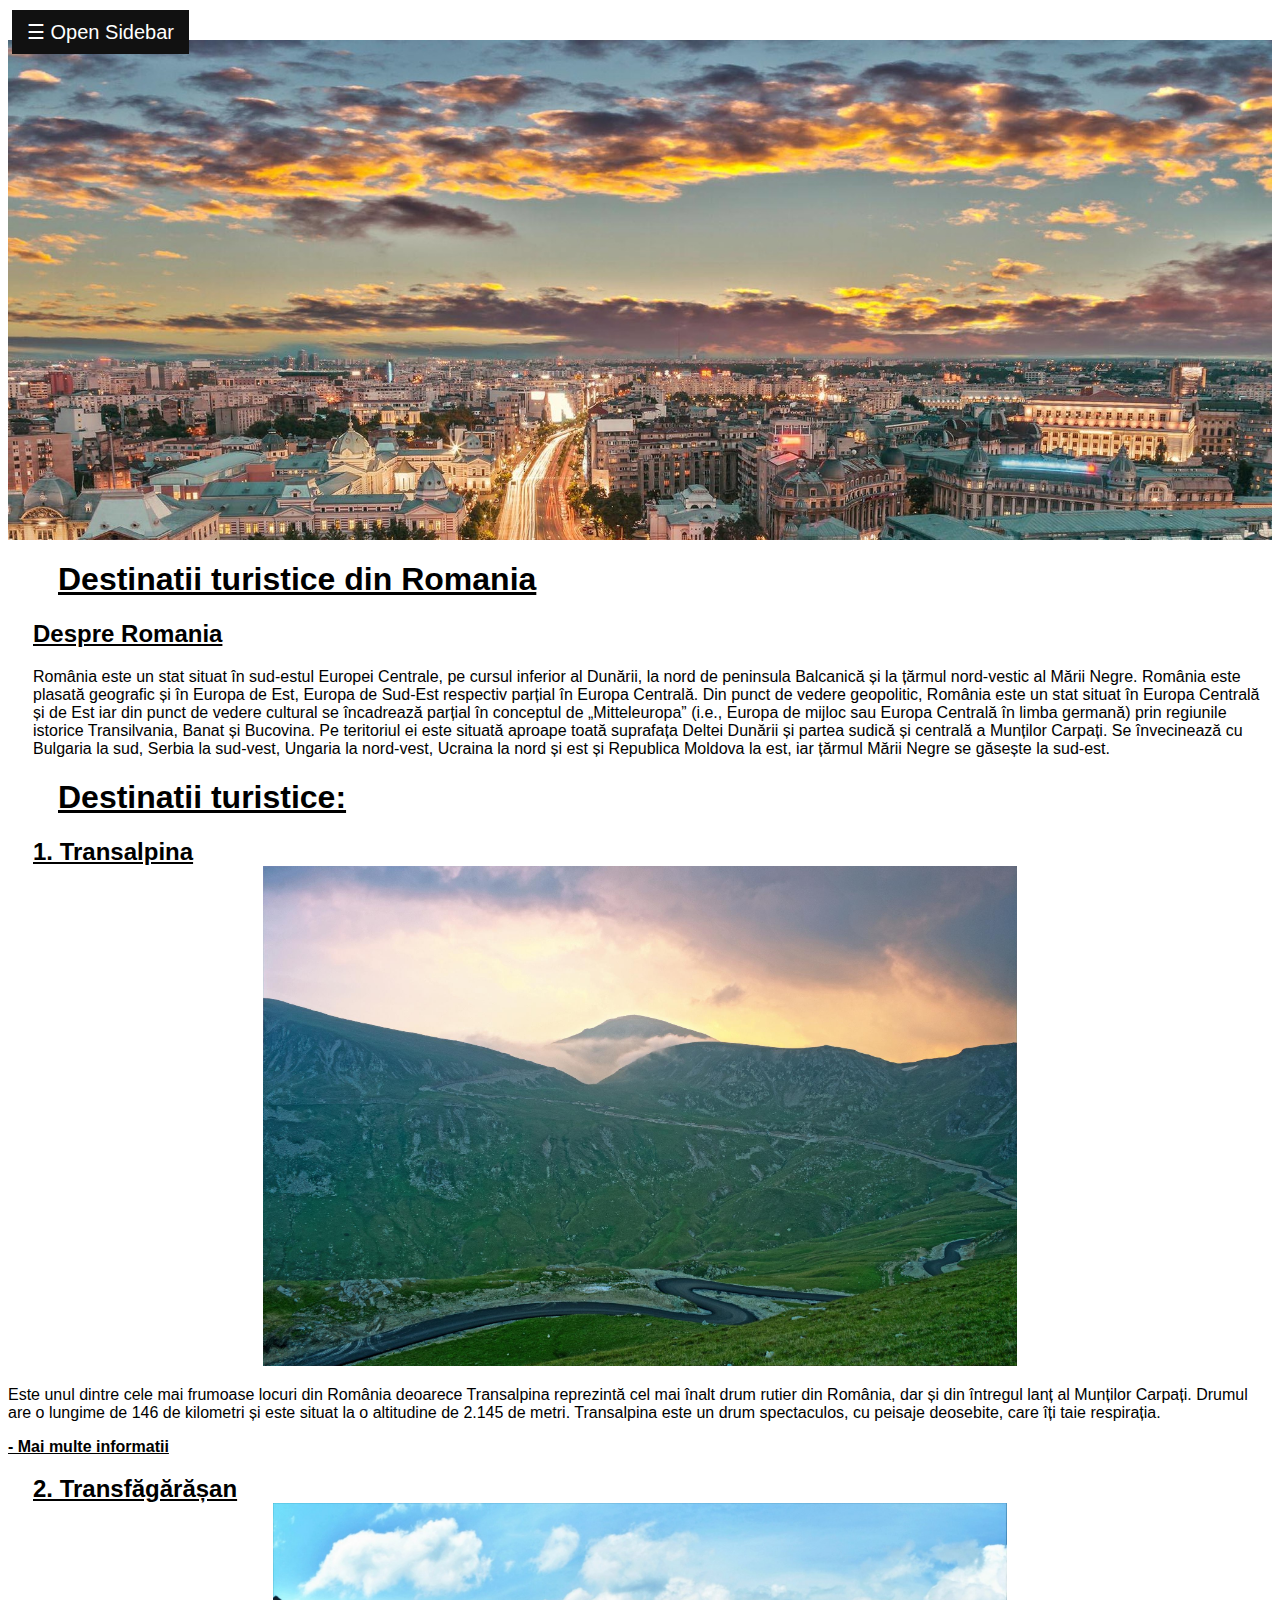
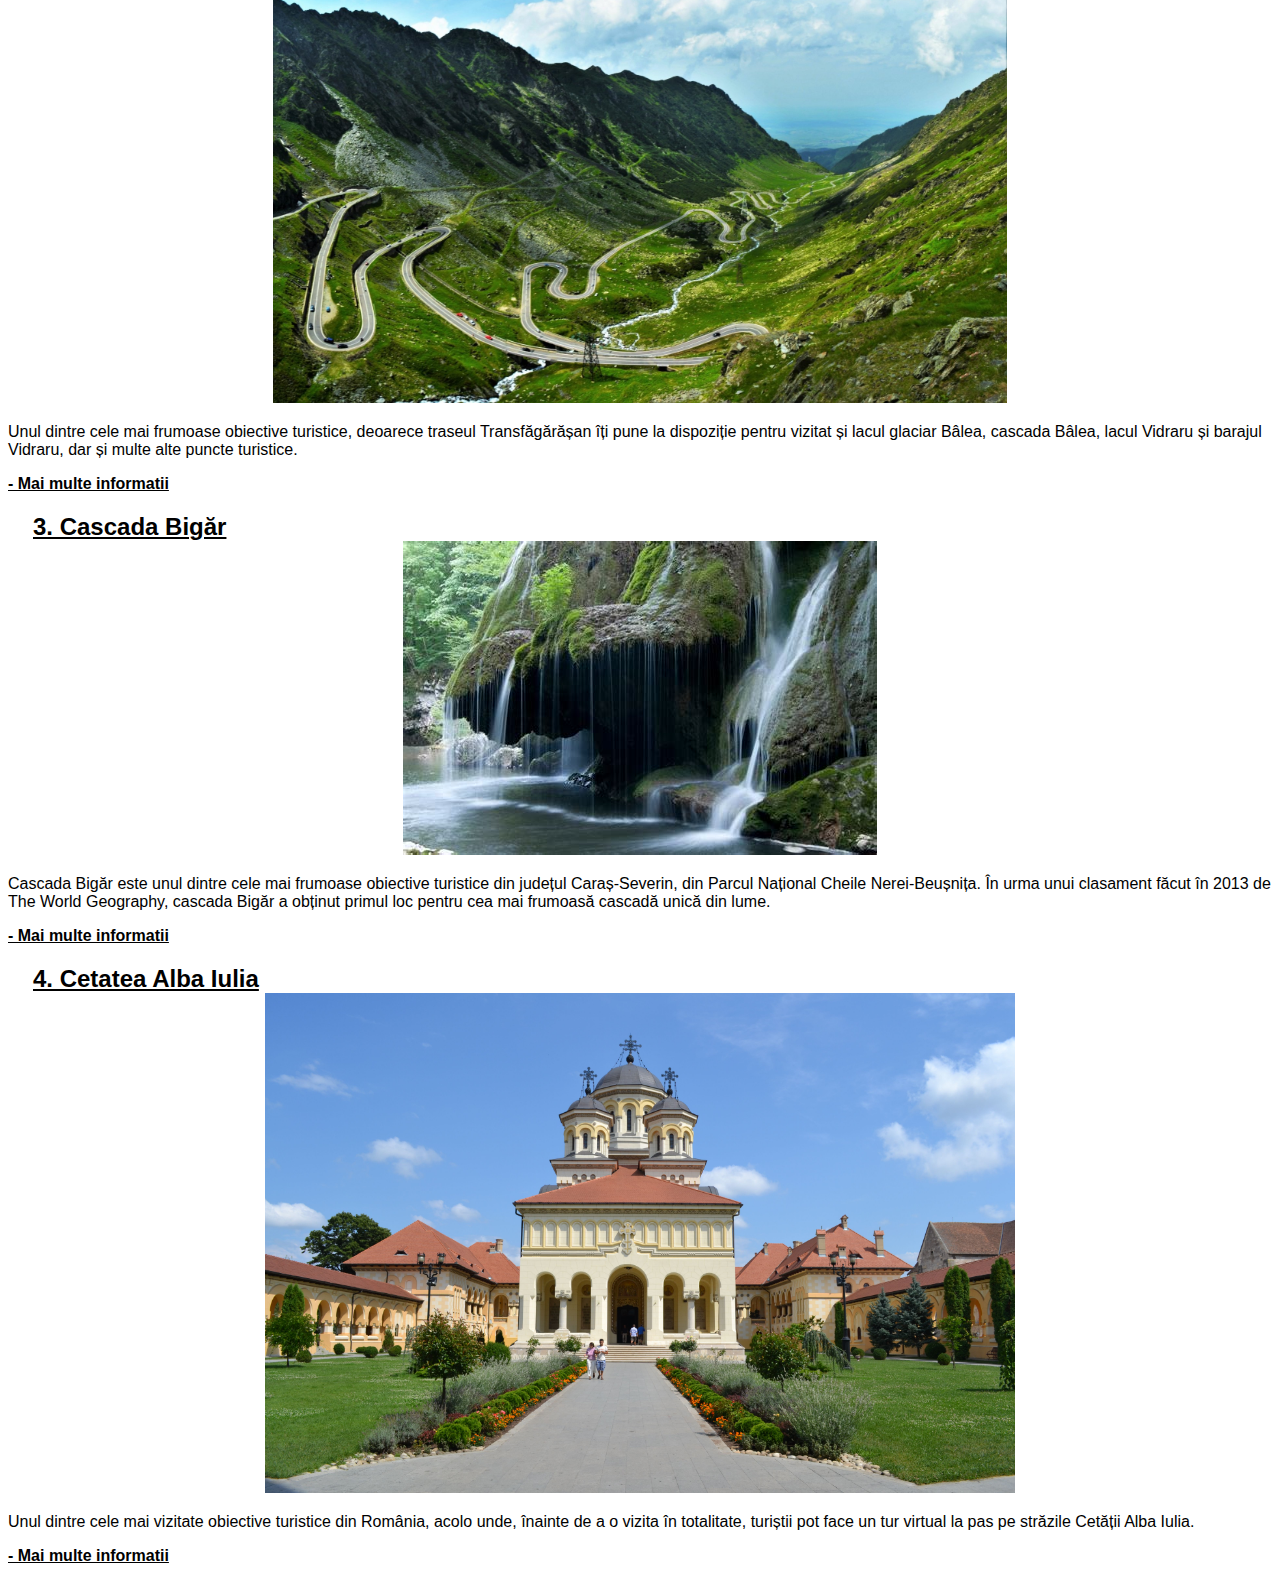
<file: index.html>
<html>
<head>
    <style>
        body {
            font-family: "Lato", sans-serif;
        }

        .list-item a {
            color: black;
        }

        .list-item a.dark-mode {
            color: white;
        }

        .sidebar {
            height: 100%;
            width: 0;
            position: fixed;
            z-index: 1;
            top: 0;
            left: 0;
            background-color: #111;
            overflow-x: hidden;
            transition: 0.5s;
            padding-top: 60px;
        }

        .sidebar a {
            padding: 8px 8px 8px 32px;
            text-decoration: none;
            font-size: 25px;
            color: #818181;
            display: block;
            transition: 0.3s;
        }

        .sidebar a:hover {
            color: #f1f1f1;
        }

        .sidebar .closebtn {
            position: absolute;
            top: 0;
            right: 25px;
            font-size: 36px;
            margin-left: 50px;
            color: white;
            border: none;
            padding: 10px 15px;
            cursor: pointer;
        }

        #main {
            transition: margin-left .5s;
            padding: 16px;
            
        }

        #content {
            transition: margin-left .5s;
            margin-left: 50px;
            max-width: 1280px;
            text-align: left;
            display: block;
            margin: 0 auto;
        }

        .openbtn {
            position: fixed;
            top: 10px;
            left: 10px;
            font-size: 20px;
            cursor: pointer;
            background-color: #111;
            color: white;
            border: none;
            padding: 10px 15px;
            text-align: center;
            text-decoration: none;
            display: inline-block;
            margin: 0px 2px;
            transition: background-color 0.3s;
        }

        .openbtn:hover {
            background-color: #444;
        }

        .sidebar a:hover {
            background-color: #575757;
        }

        body.dark-mode {
            background-color: #121212;
            color: #ffffff;
        }

        .sidebar.dark-mode {
            background-color: #333;
        }

        .sidebar a.dark-mode {
            color: #ffffff;
        }

        .sidebar a.dark-mode:hover {
            color: #f1f1f1;
        }

        .openbtn.dark-mode {
            background-color: #333;
            color: #ffffff;
        }

        .openbtn.dark-mode:hover {
            background-color: #444;
        }

        .switch {
            position: absolute;
            top: 20px;
            left: 32px;
            display: inline-block;
            width: 60px;
            height: 20px;
        }

        .switch input {
            opacity: 0;
            width: 0;
            height: 0;
        }

        .slider {
            position: absolute;
            cursor: pointer;
            top: 0;
            left: 0;
            right: 0;
            bottom: 0;
            background-color: #ccc;
            transition: .4s;
            border-radius: 34px;
        }

        .slider:before {
            position: absolute;
            content: "";
            height: 30px;
            width: 30px;
            left: -5px;
            bottom: -5px;
            background-color: rgb(255, 255, 255);
            transition: .4s;
            border-radius: 50%;
        }

        input:checked + .slider {
            background-color: #2196F3;
        }

        input:checked + .slider:before {
            transform: translateX(40px); 
        }
        

        /* Dark mode styles for the switch */
        body.dark-mode .slider {
            background-color: #444;
        }

        body.dark-mode input:checked + .slider {
            background-color: #2196F3;
        }

        .image1 {
            width: 100%;
            height: 100%;
            object-fit: cover;
            object-position: top;
            transition: all .5s ease;
            max-height: 500px;
            max-width: 1400px;
            text-align: center;
            display: block;
            margin: 0 auto;
		}

        .image2 {
            object-fit: cover;
            object-position: top;
            transition: all .5s ease;
            max-height: 500px;
            text-align: center;
            display: block;
            margin: 0 auto;
        }
        
        </style>
    </head>
    <body>
        <div id="mySidebar" class="sidebar">
            <a href="javascript:void(0)" class="closebtn" onclick="closeNav()">×</a>
            <a href="#">Home</a>
            <a href="#">Services</a>
            <a href="#">Clients</a>
            <a href="files/Boom.mov">Creeper</a>
            <label class="switch">
                <input type="checkbox" id="darkModeSwitch" onclick="toggleDarkMode()">
                <span class="slider round"></span>
            </label>
        </div>

        <div>
            <div id="main"></div>
            <button class="openbtn" onclick="openNav()">☰ Open Sidebar</button>
        </div>

        <div>
            <img class="image1" src="files/Images/Coperta.jpg">
        </div>
        
        <script>
            function openNav() {
                document.getElementById("mySidebar").style.width = "250px";
                //document.getElementById("content").style.marginLeft = "250px";
            }
            
            function closeNav() {
                document.getElementById("mySidebar").style.width = "0";
                //document.getElementById("content").style.marginLeft= "50";
            }

            function toggleDarkMode() {
                document.body.classList.toggle("dark-mode");
                document.getElementById("mySidebar").classList.toggle("dark-mode");
                var links = document.querySelectorAll(".sidebar a");
                links.forEach(link => link.classList.toggle("dark-mode"));
                document.querySelector(".openbtn").classList.toggle("dark-mode");
                document.querySelector("#content").classList.toggle("dark-mode");
            
                var listItems = document.querySelectorAll(".list-item a");
                listItems.forEach(item => item.classList.toggle("dark-mode"));  
            }

            </script>

        <div id="content">
            <h1 style="margin-left: 50px;">
                <u>
                Destinatii turistice din Romania
                </u>
            </h1>
            
            <h2>
                <u style="margin-left: 25px;">
                Despre Romania
                </u>
            </h2>

            <p style="margin-left: 25px;">
                România este un stat situat în sud-estul Europei Centrale, pe cursul inferior al Dunării, la nord de peninsula Balcanică și la țărmul nord-vestic al Mării Negre. România este plasată geografic și în Europa de Est, Europa de Sud-Est respectiv parțial în Europa Centrală. Din punct de vedere geopolitic, România este un stat situat în Europa Centrală și de Est iar din punct de vedere cultural se încadrează parțial în conceptul de „Mitteleuropa” (i.e., Europa de mijloc sau Europa Centrală în limba germană) prin regiunile istorice Transilvania, Banat și Bucovina. Pe teritoriul ei este situată aproape toată suprafața Deltei Dunării și partea sudică și centrală a Munților Carpați. Se învecinează cu Bulgaria la sud, Serbia la sud-vest, Ungaria la nord-vest, Ucraina la nord și est și Republica Moldova la est, iar țărmul Mării Negre se găsește la sud-est.
            </p>

            <h1>
                <u style="margin-left: 50px;">
                Destinatii turistice:
                </u>
            </h1>
            <h2>
                <u style="margin-left: 25px;" class = "list-item">
                    1. Transalpina
                <a href="files/Images/Transalpina.jpg">
                    <img src="files/Images/Transalpina.jpg" class="image2">
                </a>
                </u>
            </h2>
            <p>
                Este unul dintre cele mai frumoase locuri din România deoarece Transalpina reprezintă cel mai înalt drum rutier din România, dar și din întregul lanț al Munților Carpați. Drumul are o lungime de 146 de kilometri și este situat la o altitudine de 2.145 de metri. Transalpina este un drum spectaculos, cu peisaje deosebite, care îți taie respirația.
            </p>
            <b class="list-item">
                <a href="files/htmls/Transalpina.html">- Mai multe informatii</a>
            </b>

            <h2>
                <u style="margin-left: 25px;" class = "list-item">
                    2. Transfăgărășan
                <a href="files/Images/Transfagarasean.jpg">
                    <img src="files/Images/Transfagarasean.jpg" class="image2">
                </a>
                </u>
            </h2>
            <p>
                Unul dintre cele mai frumoase obiective turistice, deoarece traseul Transfăgărășan îți pune la dispoziție pentru vizitat și lacul glaciar Bâlea, cascada Bâlea, lacul Vidraru și barajul Vidraru, dar și multe alte puncte turistice.
            </p>
            <b class="list-item">
                <a href="">- Mai multe informatii</a>
            </b>

            <h2>
                <u style="margin-left: 25px;" class = "list-item">
                    3. Cascada Bigăr
                <a href="files/Images/cascada bigar.jpg">
                    <img src="files/Images/cascada bigar.jpg" class="image2">
                </a>
                </u>
            </h2>
            <p>
                Cascada Bigăr este unul dintre cele mai frumoase obiective turistice din județul Caraș-Severin, din Parcul Național Cheile Nerei-Beușnița. În urma unui clasament făcut în 2013 de The World Geography, cascada Bigăr a obținut primul loc pentru cea mai frumoasă cascadă unică din lume.
            </p>
            <b class="list-item">
                <a href="">- Mai multe informatii</a>
            </b>

            <h2>
                <u style="margin-left: 25px;" class = "list-item">
                    4. Cetatea Alba Iulia
                <a href="files/Images/Cetatea alba iulia.jpg">
                    <img src="files/Images/Cetatea alba iulia.jpg" class="image2">
                </a>
                </u>
            </h2>
            <p>
                Unul dintre cele mai vizitate obiective turistice din România, acolo unde, înainte de a o vizita în totalitate, turiștii pot face un tur virtual la pas pe străzile Cetății Alba Iulia.
            </p>
            <b class="list-item">
                <a href="">- Mai multe informatii</a>
            </b>

        </div>
    </body>
</html>
</file>
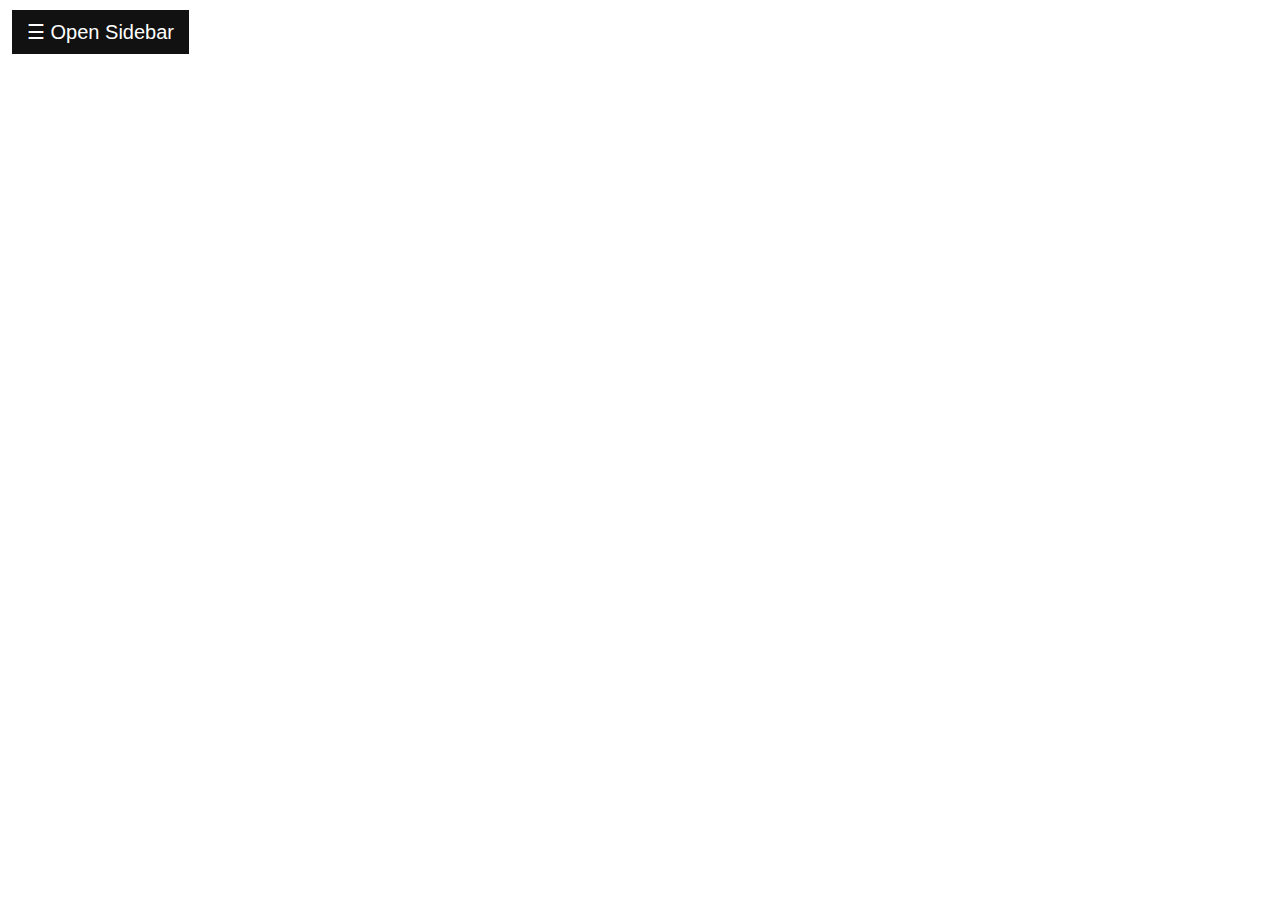
<file: Transalpina.html>
<html>
    <head>
        <style>
            body {
                font-family: "Lato", sans-serif;
            }

            .sidebar {
            height: 100%;
            width: 0;
            position: fixed;
            z-index: 1;
            top: 0;
            left: 0;
            background-color: #111;
            overflow-x: hidden;
            transition: 0.5s;
            padding-top: 60px;
        }

        .sidebar a {
            padding: 8px 8px 8px 32px;
            text-decoration: none;
            font-size: 25px;
            color: #818181;
            display: block;
            transition: 0.3s;
        }

        .sidebar a:hover {
            color: #f1f1f1;
        }

        .sidebar .closebtn {
            position: absolute;
            top: 0;
            right: 25px;
            font-size: 36px;
            margin-left: 50px;
            color: white;
            border: none;
            padding: 10px 15px;
            cursor: pointer;
        }

        #main {
            transition: margin-left .5s;
            padding: 16px;
            
        }

        #content {
            transition: margin-left .5s;
            margin-left: 50px;
            max-width: 1280px;
            text-align: left;
            display: block;
            margin: 0 auto;
        }

        .openbtn {
            position: fixed;
            top: 10px;
            left: 10px;
            font-size: 20px;
            cursor: pointer;
            background-color: #111;
            color: white;
            border: none;
            padding: 10px 15px;
            text-align: center;
            text-decoration: none;
            display: inline-block;
            margin: 0px 2px;
            transition: background-color 0.3s;
        }

        .openbtn:hover {
            background-color: #444;
        }

        .sidebar a:hover {
            background-color: #575757;
        }

        body.dark-mode {
            background-color: #121212;
            color: #ffffff;
        }

        .sidebar.dark-mode {
            background-color: #333;
        }

        .sidebar a.dark-mode {
            color: #ffffff;
        }

        .sidebar a.dark-mode:hover {
            color: #f1f1f1;
        }

        .openbtn.dark-mode {
            background-color: #333;
            color: #ffffff;
        }

        .openbtn.dark-mode:hover {
            background-color: #444;
        }

        .switch {
            position: absolute;
            top: 20px;
            left: 32px;
            display: inline-block;
            width: 60px;
            height: 20px;
        }

        .switch input {
            opacity: 0;
            width: 0;
            height: 0;
        }

        .slider {
            position: absolute;
            cursor: pointer;
            top: 0;
            left: 0;
            right: 0;
            bottom: 0;
            background-color: #ccc;
            transition: .4s;
            border-radius: 34px;
        }

        .slider:before {
            position: absolute;
            content: "";
            height: 30px;
            width: 30px;
            left: -5px;
            bottom: -5px;
            background-color: rgb(255, 255, 255);
            transition: .4s;
            border-radius: 50%;
        }

        input:checked + .slider {
            background-color: #2196F3;
        }

        input:checked + .slider:before {
            transform: translateX(40px); 
        }
        

        /* Dark mode styles for the switch */
        body.dark-mode .slider {
            background-color: #444;
        }

        body.dark-mode input:checked + .slider {
            background-color: #2196F3;
        }

        .image1 {
            width: 100%;
            height: 100%;
            object-fit: cover;
            object-position: top;
            transition: all .5s ease;
            max-height: 500px;
            max-width: 1400px;
            text-align: center;
            display: block;
            margin: 0 auto;
		}

        .image2 {
            object-fit: cover;
            object-position: top;
            transition: all .5s ease;
            max-height: 500px;
            text-align: center;
            display: block;
            margin: 0 auto;
        }
        
        </style>
    </head>

    <body>
        <div id="mySidebar" class="sidebar">
            <a href="javascript:void(0)" class="closebtn" onclick="closeNav()">×</a>
            <a href="#">About</a>
            <a href="#">Services</a>
            <a href="#">Clients</a>
            <a href="files/Boom.mov">Creeper</a>
            <label class="switch">
                <input type="checkbox" id="darkModeSwitch" onclick="toggleDarkMode()">
                <span class="slider round"></span>
            </label>
        </div>

        <div>
            <div id="main"></div>
            <button class="openbtn" onclick="openNav()">☰ Open Sidebar</button>
        </div>
        
        <script>
            function openNav() {
                document.getElementById("mySidebar").style.width = "250px";
                //document.getElementById("content").style.marginLeft = "250px";
            }
            
            function closeNav() {
                document.getElementById("mySidebar").style.width = "0";
                //document.getElementById("content").style.marginLeft= "50";
            }

            function toggleDarkMode() {
                document.body.classList.toggle("dark-mode");
                document.getElementById("mySidebar").classList.toggle("dark-mode");
                var links = document.querySelectorAll(".sidebar a");
                links.forEach(link => link.classList.toggle("dark-mode"));
                document.querySelector(".openbtn").classList.toggle("dark-mode");
                document.querySelector("#content").classList.toggle("dark-mode");
            }

            </script>
    </body>
</html>
</file>
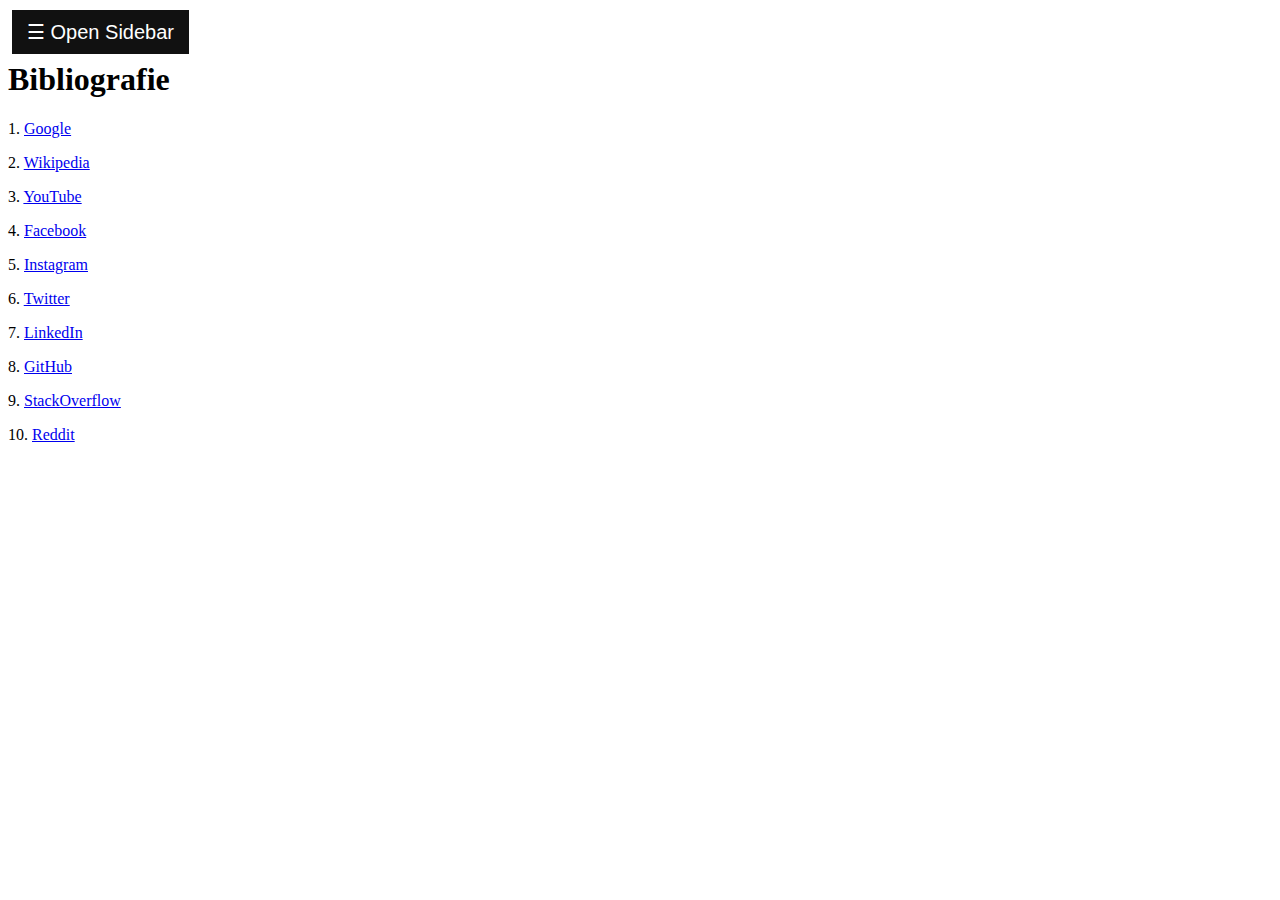
<file: files/htmls/Bibliografie.html>
<html>
    <head>
        <title>Bibliografie</title>
        <link rel="stylesheet" type="text/css" href="../csss/darkmode.css">
        <link rel="stylesheet" type="text/css" href="../csss/sidebar.css">
    </head>
    <body>
        <div id="sidebar-container"></div>

        <div>
            <div id="main"></div>
            <button class="openbtn" onclick="openNav()">☰ Open Sidebar</button>
        </div>

        <script src="../javascript/everything.js"></script>

        <div id="content">

            <h1 class="hreftext">Bibliografie</h1>
            <p class="justsometext">1. <a href="https://www.google.com">Google</a></p>
            <p class="justsometext">2. <a href="https://www.wikipedia.org">Wikipedia</a></p>
            <p class="justsometext">3. <a href="https://www.youtube.com">YouTube</a></p>
            <p class="justsometext">4. <a href="https://www.facebook.com">Facebook</a></p>
            <p class="justsometext">5. <a href="https://www.instagram.com">Instagram</a></p>
            <p class="justsometext">6. <a href="https://www.twitter.com">Twitter</a></p>
            <p class="justsometext">7. <a href="https://www.linkedin.com">LinkedIn</a></p>
            <p class="justsometext">8. <a href="https://www.github.com">GitHub</a></p>
            <p class="justsometext">9. <a href="https://www.stackoverflow.com">StackOverflow</a></p>
            <p class="justsometext">10. <a href="https://www.reddit.com">Reddit</a></p>

        </div>
    </body>
</html>
</file>
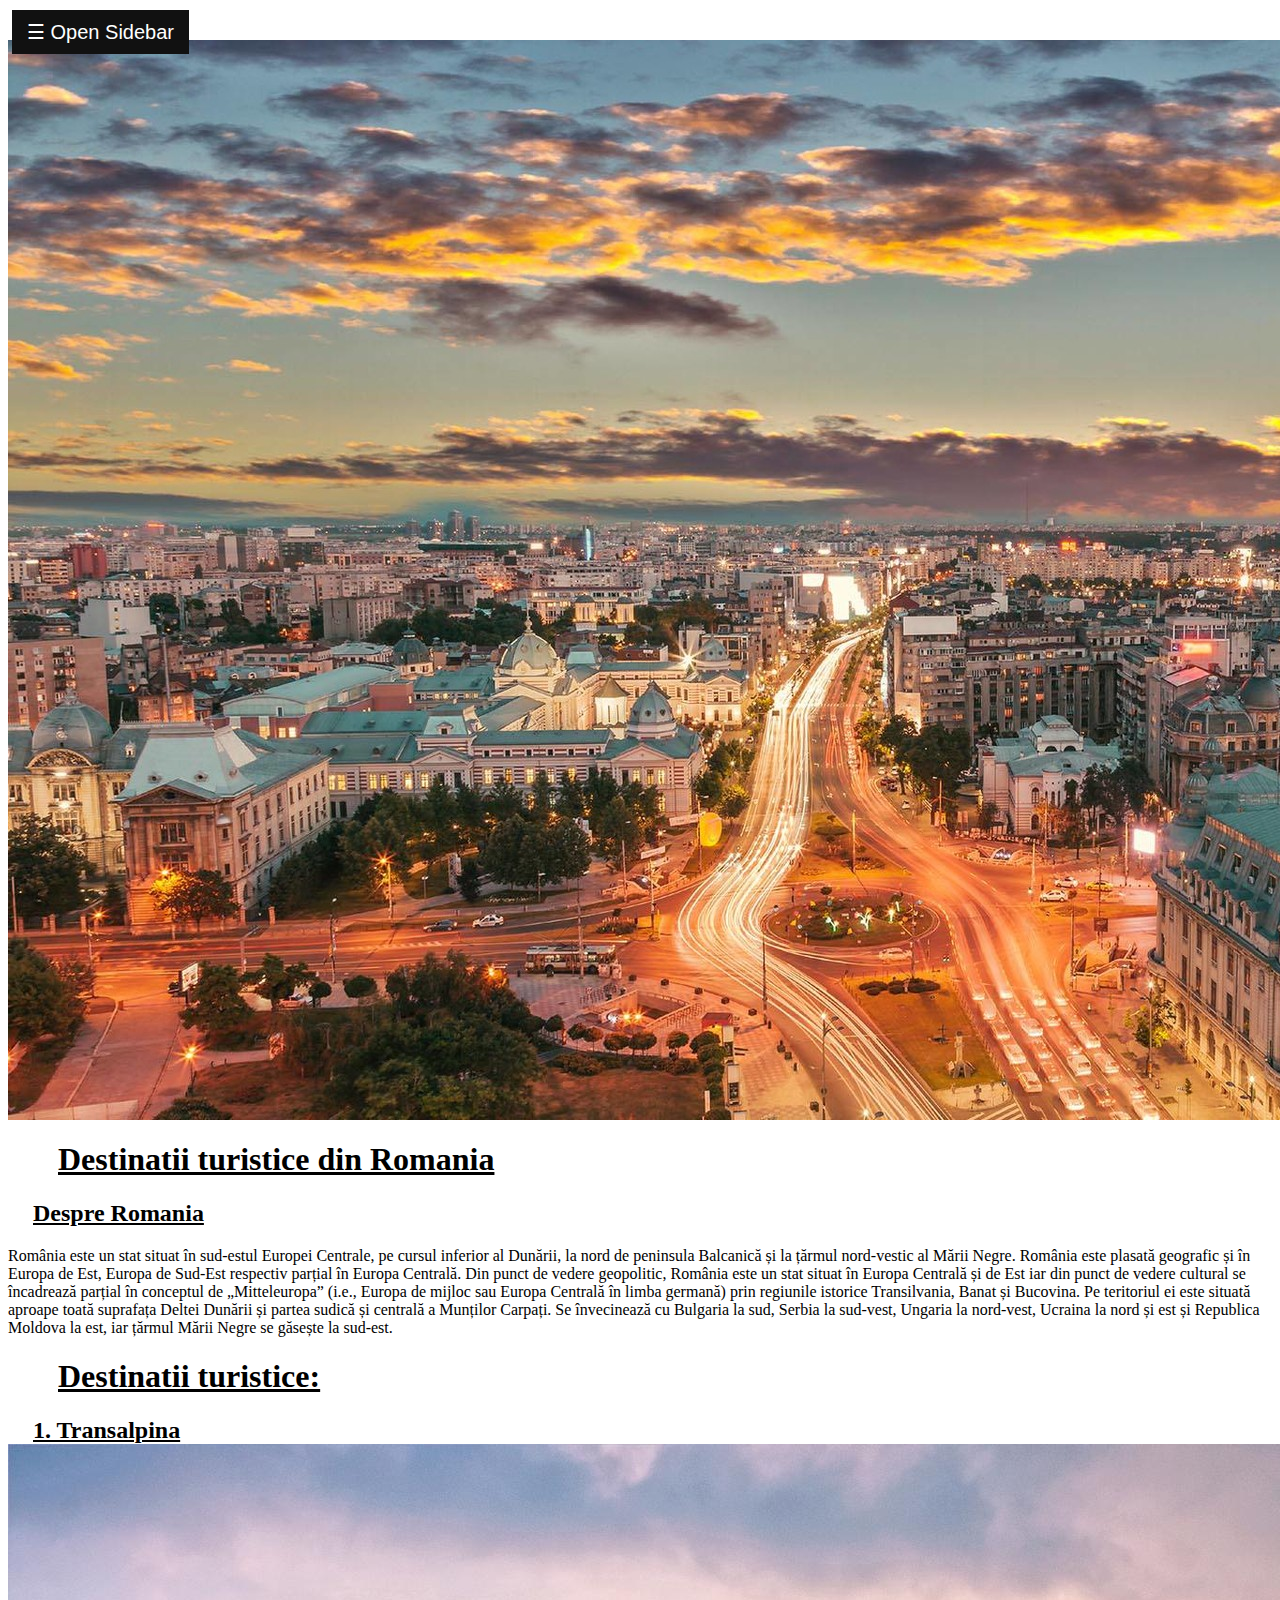
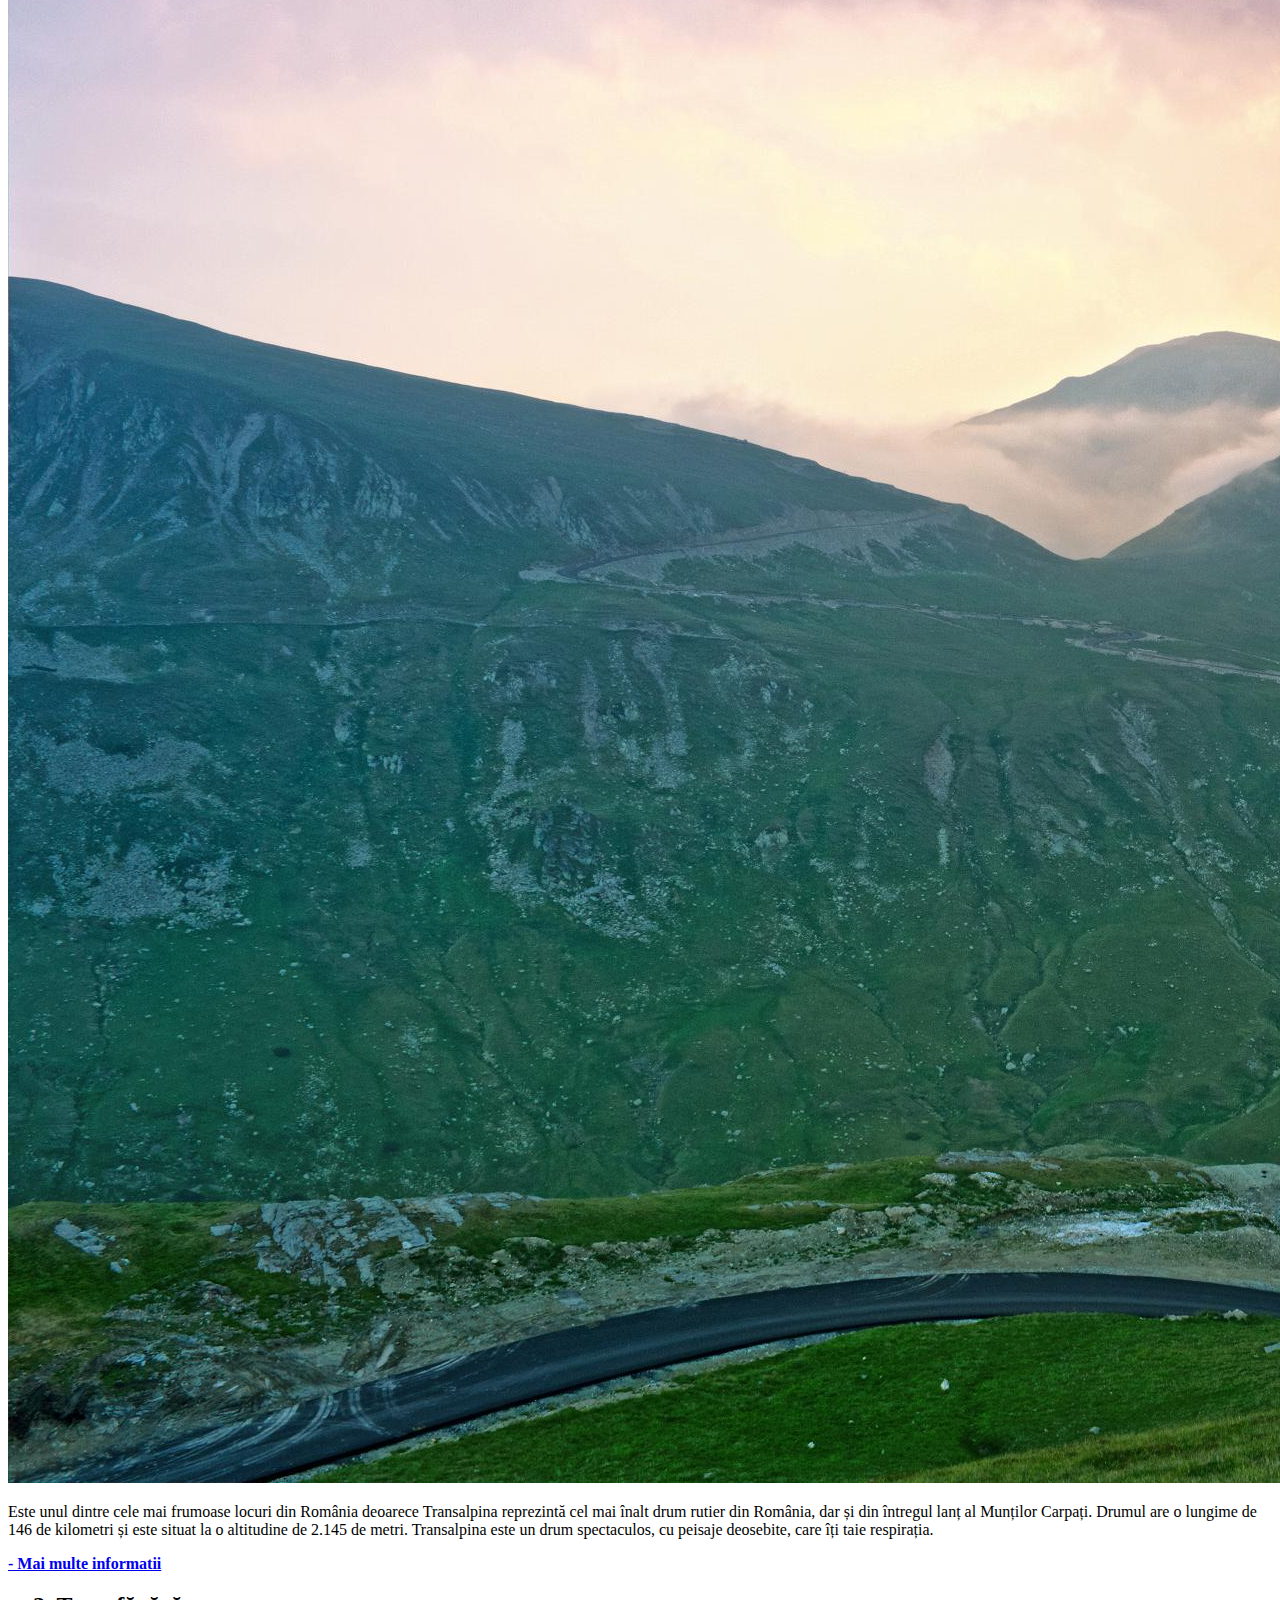
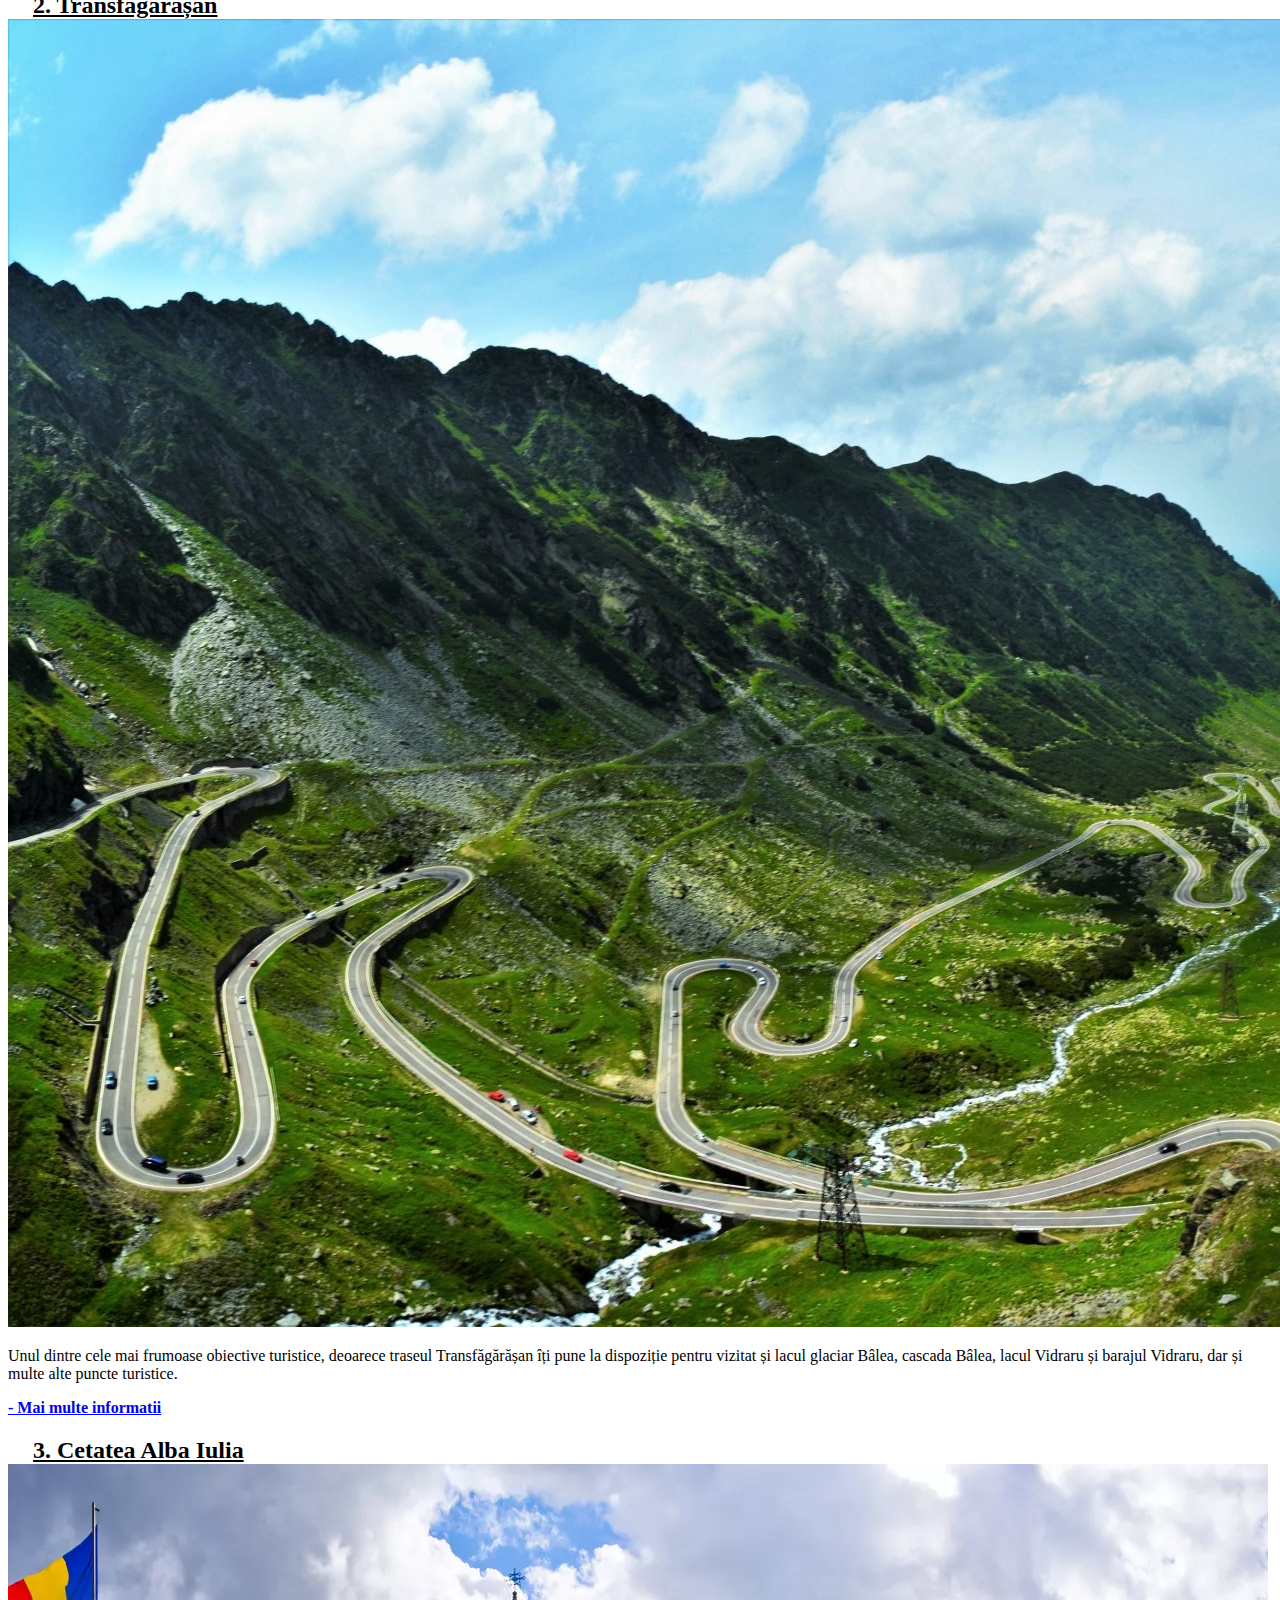
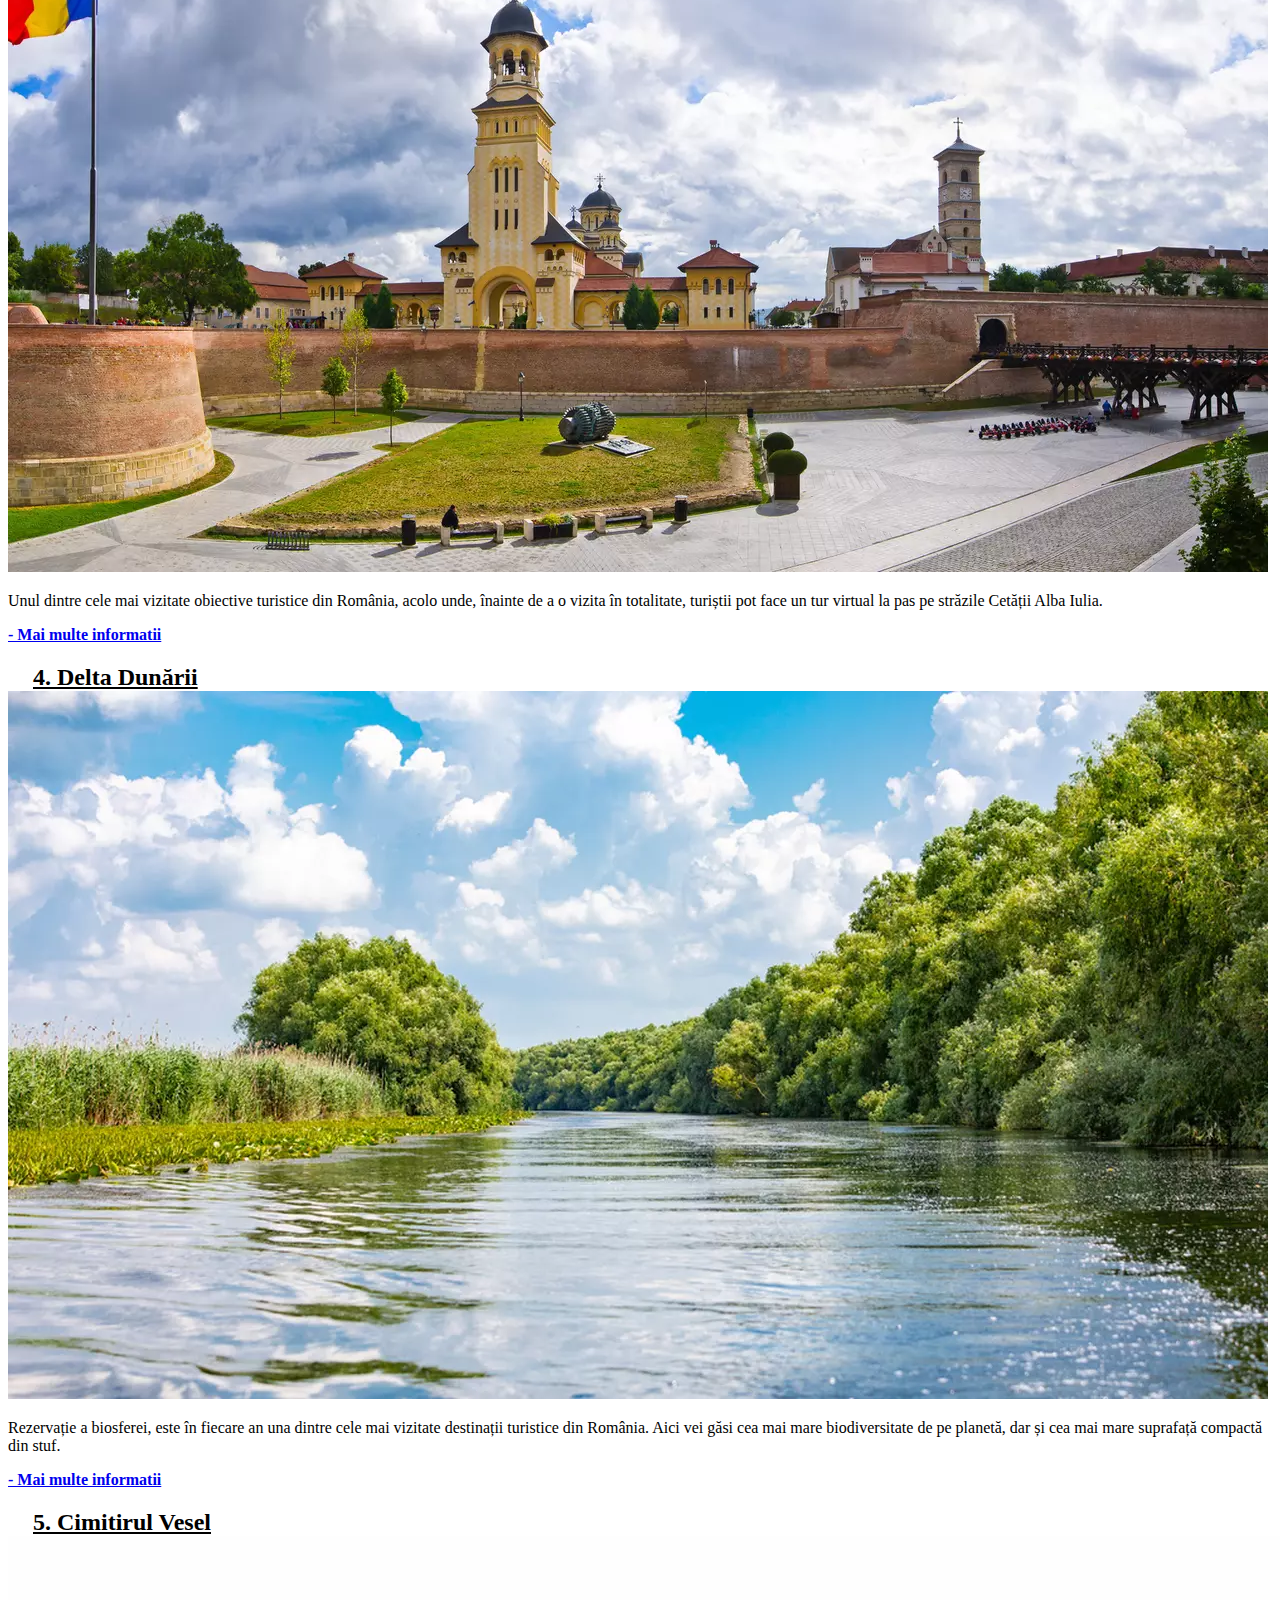
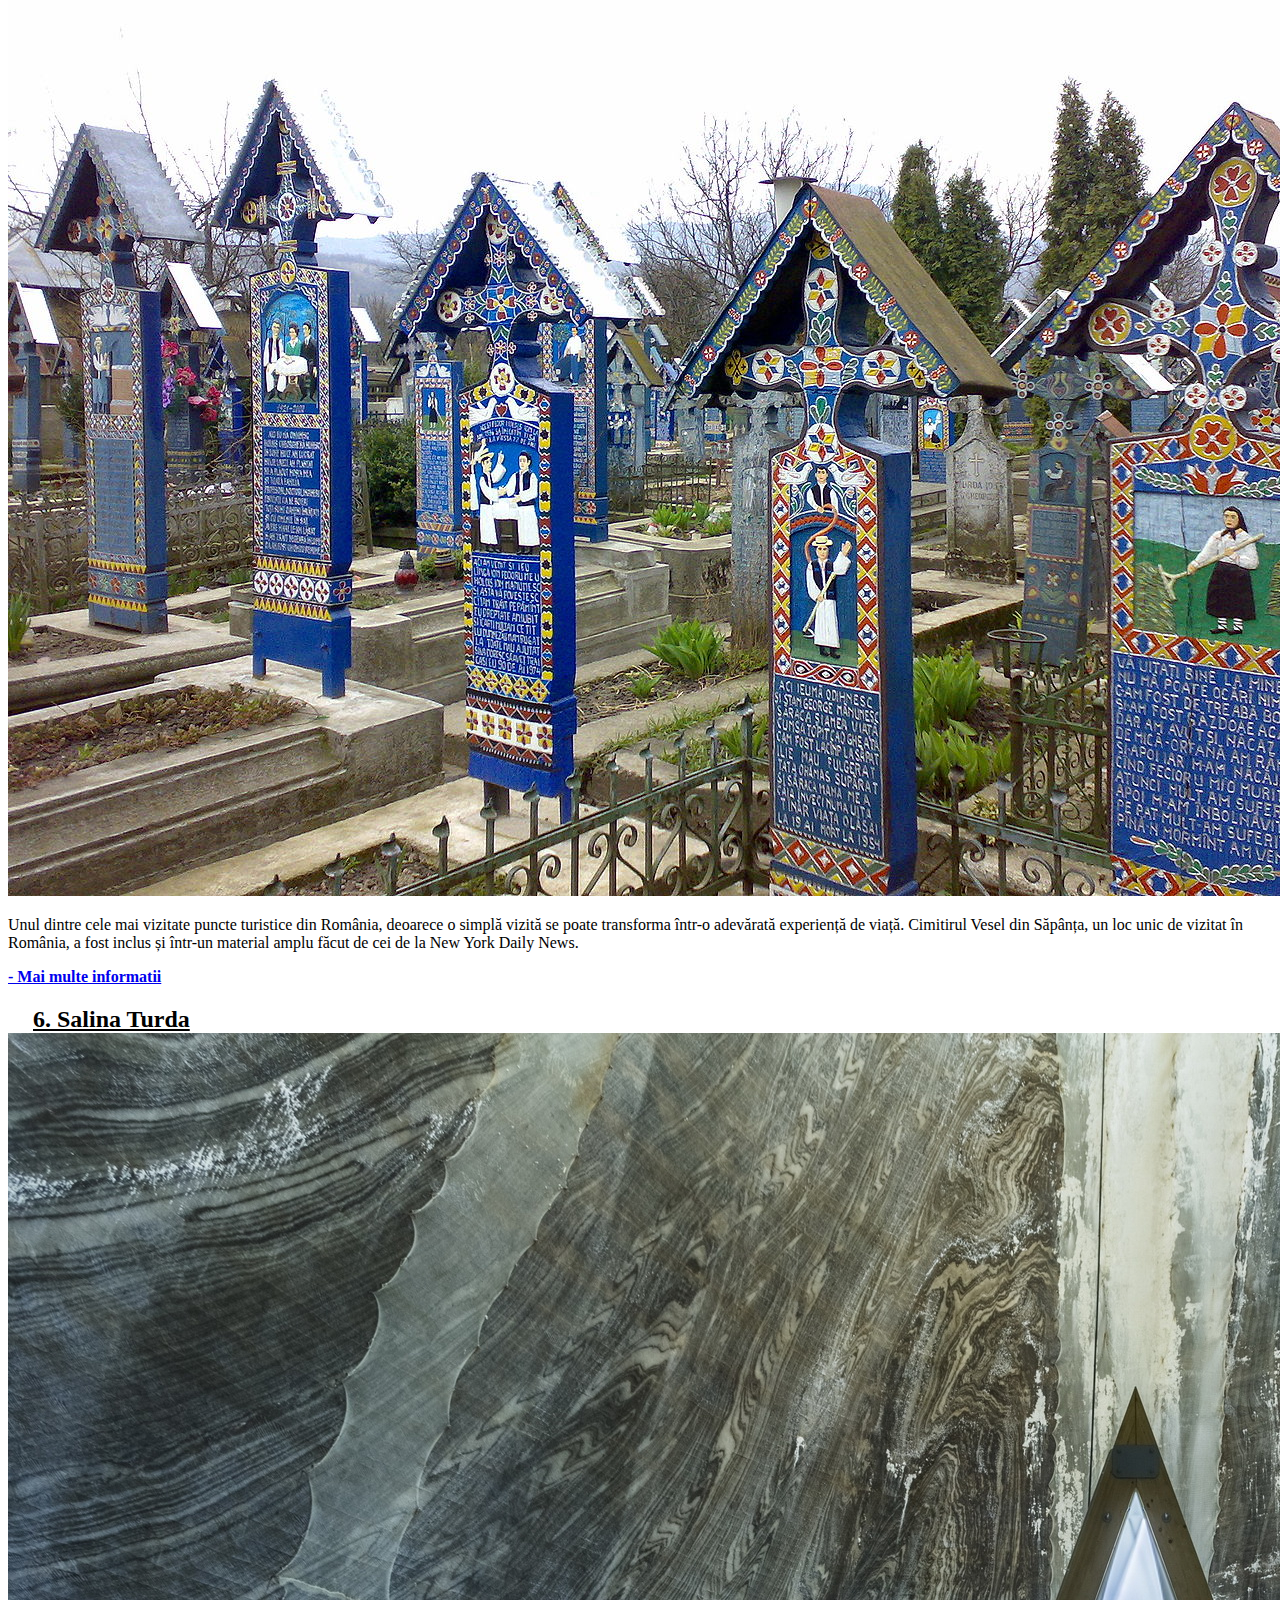
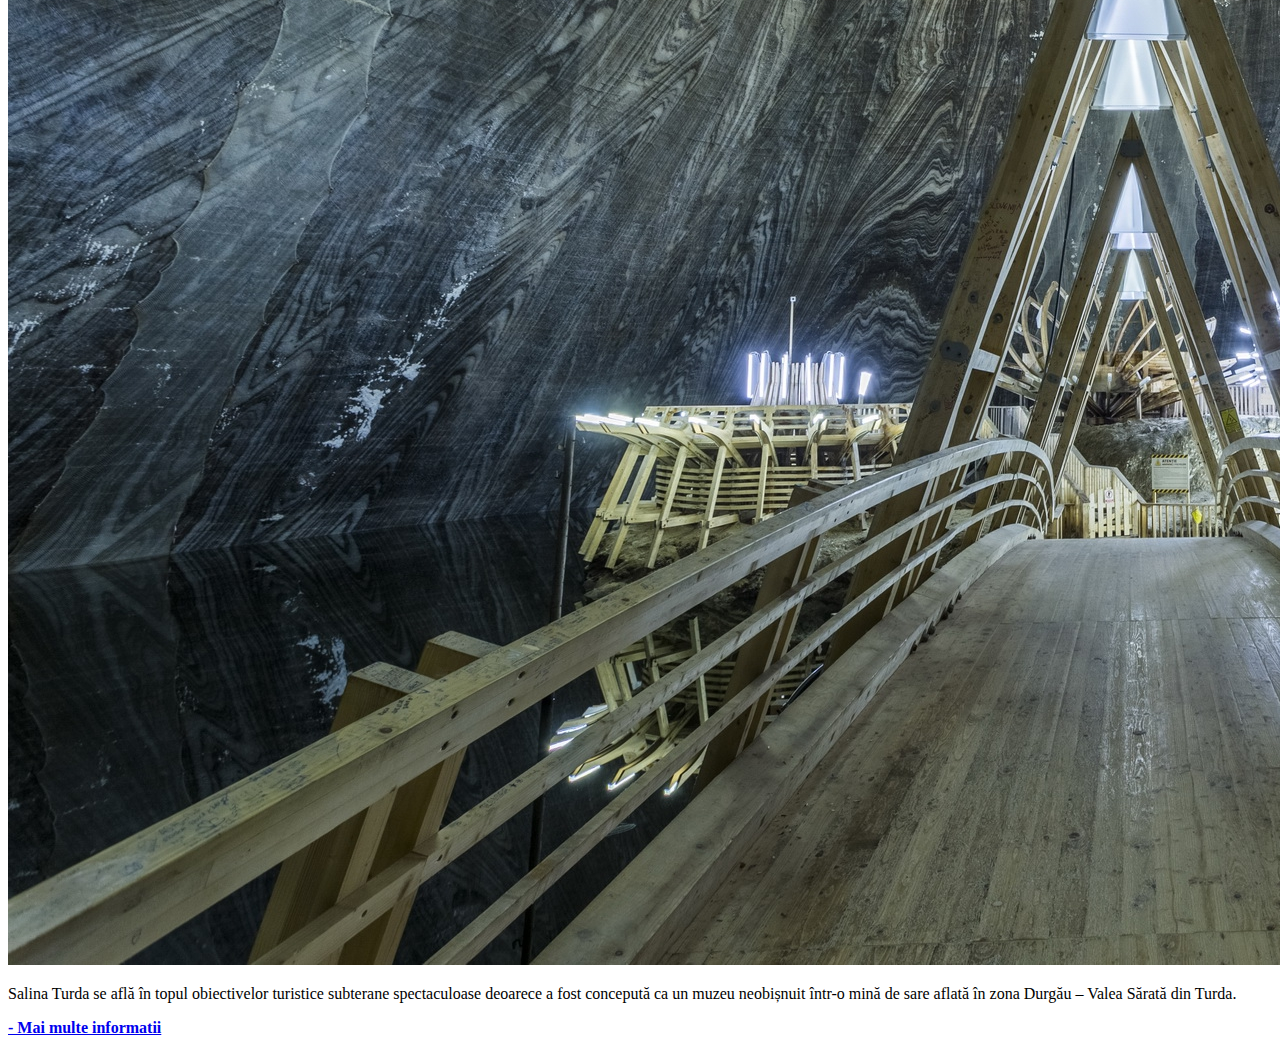
<file: files/htmls/home.html>
<html>
    <head>
        <title>Home</title>
        <link rel="stylesheet" type="text/css" href="../csss/darkmode.css">
        <link rel="stylesheet" type="text/css" href="../csss/sidebar.css">
    </head>
    <body>
        <div id="sidebar-container"></div>

        <div>
            <div id="main"></div>
            <button class="openbtn" onclick="openNav()">☰ Open Sidebar</button>
        </div>

        <script src="../javascript/everything.js"></script>

        <div id="content">
    
            <img class="image1" src="../Images/home/Coperta.jpg">
    
            <h1 style="margin-left: 50px;">
            <u>
                Destinatii turistice din Romania
            </u>
            </h1>
            
            <h2>
                <u style="margin-left: 25px;">
                Despre Romania
                </u>
            </h2>

            <p class="justsometext">
                România este un stat situat în sud-estul Europei Centrale, pe cursul inferior al Dunării, la nord de peninsula Balcanică și la țărmul nord-vestic al Mării Negre. România este plasată geografic și în Europa de Est, Europa de Sud-Est respectiv parțial în Europa Centrală. Din punct de vedere geopolitic, România este un stat situat în Europa Centrală și de Est iar din punct de vedere cultural se încadrează parțial în conceptul de „Mitteleuropa” (i.e., Europa de mijloc sau Europa Centrală în limba germană) prin regiunile istorice Transilvania, Banat și Bucovina. Pe teritoriul ei este situată aproape toată suprafața Deltei Dunării și partea sudică și centrală a Munților Carpați. Se învecinează cu Bulgaria la sud, Serbia la sud-vest, Ungaria la nord-vest, Ucraina la nord și est și Republica Moldova la est, iar țărmul Mării Negre se găsește la sud-est.
            </p>

            <h1>
                <u style="margin-left: 50px;">
                Destinatii turistice:
                </u>
            </h1>
            <h2>
                <u style="margin-left: 25px;" class = "hreftext">
                    1. Transalpina
                <a href="../Images/home/Transalpina.jpg">
                    <img src="../Images/home/Transalpina.jpg" class="image2">
                </a>
                </u>
            </h2>
            <p class="justsometext">
                Este unul dintre cele mai frumoase locuri din România deoarece Transalpina reprezintă cel mai înalt drum rutier din România, dar și din întregul lanț al Munților Carpați. Drumul are o lungime de 146 de kilometri și este situat la o altitudine de 2.145 de metri. Transalpina este un drum spectaculos, cu peisaje deosebite, care îți taie respirația.
            </p>
            <b class="hreftext">
                <a href="destinatii/Transalpina.html">- Mai multe informatii</a>
            </b>

            <h2>
                <u style="margin-left: 25px;" class = "hreftext">
                    2. Transfăgărășan
                <a href="../Images/home/Transfagarasan.jpg">
                    <img src="../Images/home/Transfagarasan.jpg" class="image2">
                </a>
                </u>
            </h2>
            <p class="justsometext">
                Unul dintre cele mai frumoase obiective turistice, deoarece traseul Transfăgărășan îți pune la dispoziție pentru vizitat și lacul glaciar Bâlea, cascada Bâlea, lacul Vidraru și barajul Vidraru, dar și multe alte puncte turistice.
            </p>
            <b class="hreftext">
                <a href="destinatii/Transfagarasan.html">- Mai multe informatii</a>
            </b>

            <h2>
                <u style="margin-left: 25px;" class = "hreftext">
                    3. Cetatea Alba Iulia
                <a href="../Images/home/Cetatea alba iulia.jpg">
                    <img src="../Images/home/Cetatea alba iulia.jpg" class="image2">
                </a>
                </u>
            </h2>
            <p class="justsometext">
                Unul dintre cele mai vizitate obiective turistice din România, acolo unde, înainte de a o vizita în totalitate, turiștii pot face un tur virtual la pas pe străzile Cetății Alba Iulia.
            </p>
            <b class="hreftext">
                <a href="../htmls/destinatii/Cetatea Alba Iulia.html">- Mai multe informatii</a>
            </b>

            <h2>
                <u style="margin-left: 25px;" class = "hreftext">
                    4. Delta Dunării
                <a href="../Images/home/Delta Dunarii.png">
                    <img src="../Images/home/Delta Dunarii.png" class="image2">
                </a>
                </u>
            </h2>
            <p class="justsometext">
                Rezervație a biosferei, este în fiecare an una dintre cele mai vizitate destinații turistice din România. Aici vei găsi cea mai mare biodiversitate de pe planetă, dar și cea mai mare suprafață compactă din stuf.
            </p>
            <b class="hreftext">
                <a href="../htmls/destinatii/Delta Dunarii.html">- Mai multe informatii</a>
            </b>

            <h2>
                <u style="margin-left: 25px;" class = "hreftext">
                    5. Cimitirul Vesel
                <a href="../Images/home/Cimitirul Vesel.jpg">
                    <img src="../Images/home/Cimitirul Vesel.jpg" class="image2">
                </a>
                </u>
            </h2>
            <p class="justsometext">
                Unul dintre cele mai vizitate puncte turistice din România, deoarece o simplă vizită se poate transforma într-o adevărată experiență de viață. Cimitirul Vesel din Săpânța, un loc unic de vizitat în România, a fost inclus și într-un material amplu făcut de cei de la New York Daily News.
            </p>
            <b class="hreftext">
                <a href="../htmls/destinatii/Cimitirul Vesel.html">- Mai multe informatii</a>
            </b>

            <h2>
                <u style="margin-left: 25px;" class = "hreftext">
                    6. Salina Turda
                <a href="../Images/home/Salina Turda.jpg">
                    <img src="../Images/home/Salina Turda.jpg" class="image2">
                </a>
                </u>
            </h2>
            <p class="justsometext">
                Salina Turda se află în topul obiectivelor turistice subterane spectaculoase deoarece a fost concepută ca un muzeu neobișnuit într-o mină de sare aflată în zona Durgău – Valea Sărată din Turda.
            </p>
            <b class="hreftext">
                <a href="../htmls/destinatii/Salina Turda.html">- Mai multe informatii</a>
            </b>


        </div>
    </body>
</html>
</file>
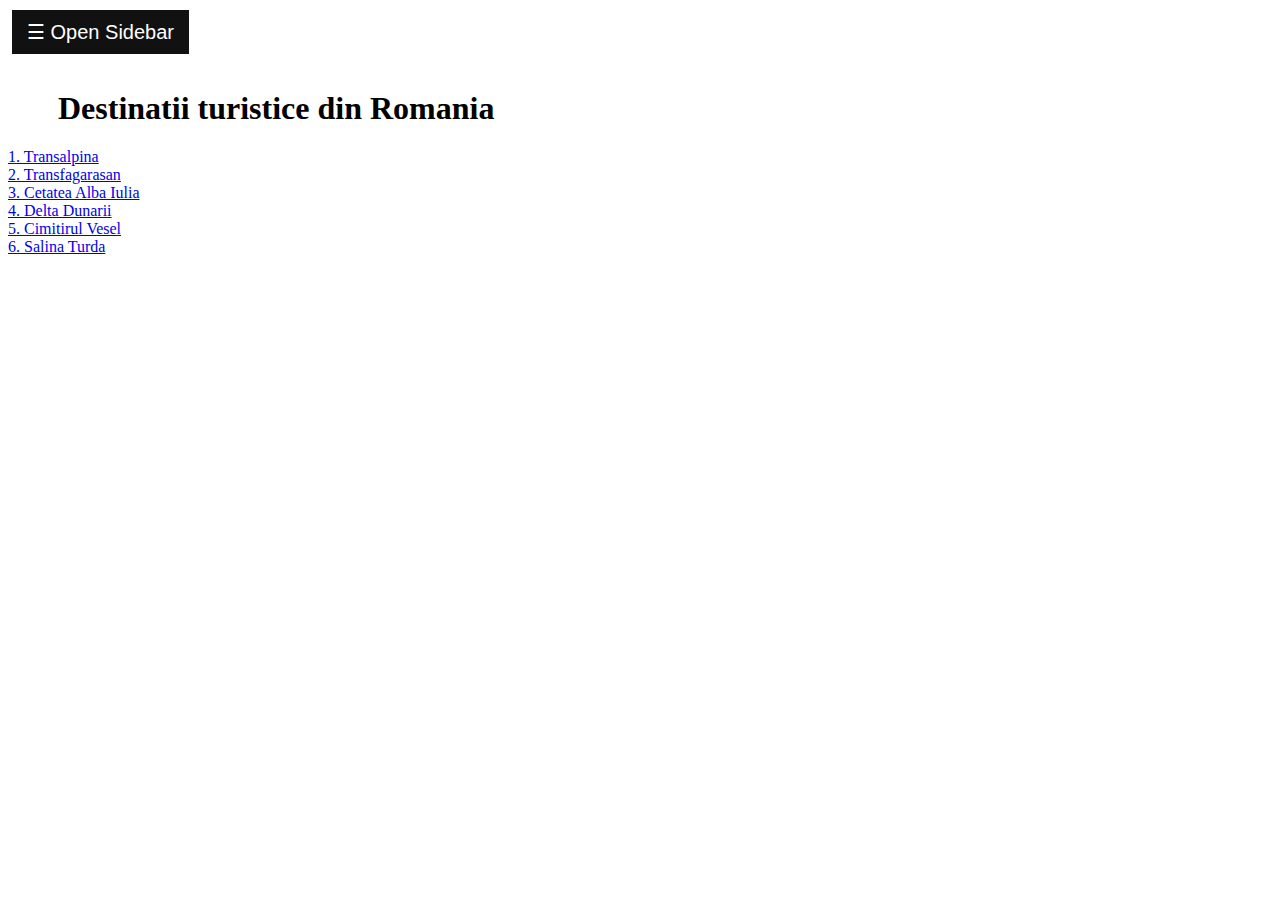
<file: files/htmls/Lista.html>
<html>
    <head>
        <title>Lista</title>
        <link rel="stylesheet" type="text/css" href="../csss/darkmode.css">
        <link rel="stylesheet" type="text/css" href="../csss/sidebar.css">
    </head>
    <body>
        <div id="sidebar-container"></div>

        <div>
            <div id="main"></div>
            <button class="openbtn" onclick="openNav()">☰ Open Sidebar</button>
        </div>

        <script src="../javascript/everything.js"></script>

        <dic id="content" class="hreftext" style="margin-top: 50px;">
            <h1 style="margin-left: 50px;">
                Destinatii turistice din Romania
            </h1>
            <a href="destinatii/Transalpina.html">1. Transalpina</a>
            <br>
            <a href="destinatii/Transfagarasan.html">2. Transfagarasan</a>
            <br>
            <a href="destinatii/Cetatea Alba Iulia.html">3. Cetatea Alba Iulia</a>
            <br>
            <a href="destinatii/Delta Dunarii.html">4. Delta Dunarii</a>
            <br>
            <a href="destinatii/Cimitirul Vesel.html">5. Cimitirul Vesel</a>
            <br>
            <a href="destinatii/Salina Turda.html">6. Salina Turda</a>
        </div>
    </body>
</html>
</file>
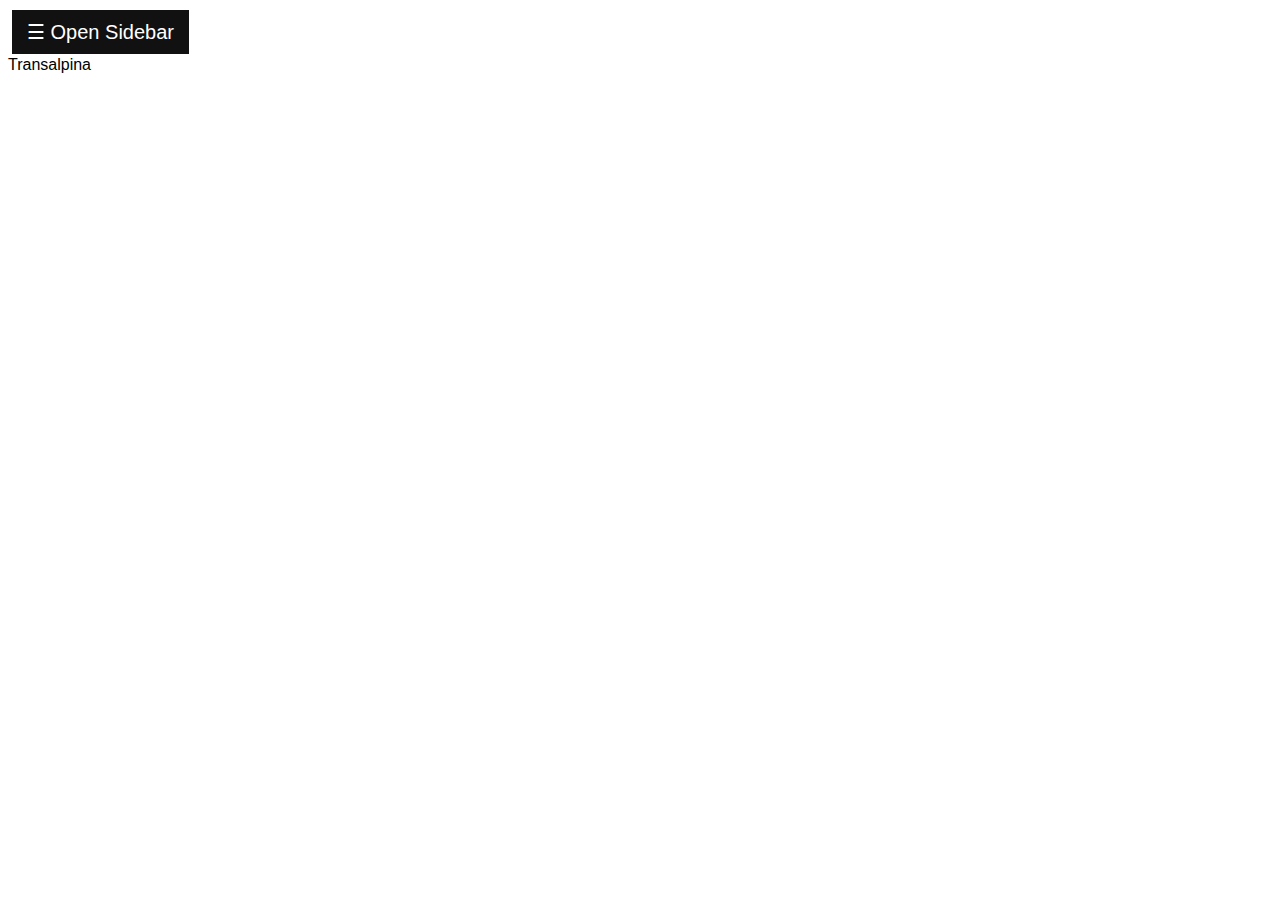
<file: files/htmls/Transalpina.html>
<html>
    <head>
        <title>Transalpina</title>
        <link rel="stylesheet" type="text/css" href="../../darkmode.css">

        <style>

            body {
                font-family: "Lato", sans-serif;
            }
    
            .sidebar {
                height: 100%;
                width: 0;
                position: fixed;
                z-index: 1;
                top: 0;
                left: 0;
                background-color: #111;
                overflow-x: hidden;
                transition: 0.5s;
                padding-top: 60px;
            }
    
            .sidebar a {
                padding: 8px 8px 8px 32px;
                text-decoration: none;
                font-size: 25px;
                color: #818181;
                display: block;
                transition: 0.3s;
            }
    
            .sidebar a:hover {
                color: #f1f1f1;
            }
    
            .sidebar .closebtn {
                position: absolute;
                top: 0;
                right: 25px;
                font-size: 36px;
                margin-left: 50px;
                color: white;
                border: none;
                padding: 10px 15px;
                cursor: pointer;
            }
    
            #main {
                transition: margin-left .5s;
                padding: 16px;
            }
    
            #content {
                transition: margin-left .5s;
                margin-left: 50px;
                max-width: 1280px;
                text-align: left;
                display: block;
                margin: 0 auto;
            }
    
            .openbtn {
                position: fixed;
                top: 10px;
                left: 10px;
                font-size: 20px;
                cursor: pointer;
                background-color: #111;
                color: white;
                border: none;
                padding: 10px 15px;
                text-align: center;
                text-decoration: none;
                display: inline-block;
                margin: 0px 2px;
                transition: background-color 0.3s;
            }
    
            .openbtn:hover {
                background-color: #444;
            }
    
            .sidebar a:hover {
                background-color: #575757;
            }
    
            .switch {
                position: absolute;
                top: 20px;
                left: 32px;
                display: inline-block;
                width: 60px;
                height: 20px;
            }
    
            .switch input {
                opacity: 0;
                width: 0;
                height: 0;
            }
    
            .slider {
                position: absolute;
                cursor: pointer;
                top: 0;
                left: 0;
                right: 0;
                bottom: 0;
                background-color: #ccc;
                transition: .4s;
                border-radius: 34px;
            }
    
            .slider:before {
                position: absolute;
                content: "";
                height: 30px;
                width: 30px;
                left: -5px;
                bottom: -5px;
                background-color: rgb(255, 255, 255);
                transition: .4s;
                border-radius: 50%;
            }
    
            input:checked + .slider {
                background-color: #2196F3;
            }
    
            input:checked + .slider:before {
                transform: translateX(40px); 
            }
        </style>
</head>
<body>
    <div id="mySidebar" class="sidebar">
        <a href="javascript:void(0)" class="closebtn" onclick="closeNav()">×</a>
        <a href="#">About</a>
        <a href="#">Services</a>
        <a href="#">Clients</a>
        <a href="files/Boom.mov">Creeper</a>
        <label class="switch">
            <input type="checkbox" id="darkModeSwitch" onclick="toggleDarkMode()">
            <span class="slider round"></span>
        </label>
    </div>

    <div>
        <div id="main"></div>
        <button class="openbtn" onclick="openNav()">☰ Open Sidebar</button>
    </div>

    <script>
        function openNav() {
            document.getElementById("mySidebar").style.width = "250px";
            document.getElementById("main").style.marginLeft = "250px";
        }

        function closeNav() {
            document.getElementById("mySidebar").style.width = "0";
            document.getElementById("main").style.marginLeft = "0";
        }

        function toggleDarkMode() {
            document.body.classList.toggle("dark-mode");

            // Save dark mode state to localStorage
            if (document.body.classList.contains("dark-mode")) {
                localStorage.setItem("darkMode", "enabled");
            } else {
                localStorage.removeItem("darkMode");
            }
        }

        // Apply dark mode if it was enabled previously
        window.onload = function() {
            if (localStorage.getItem("darkMode") === "enabled") {
                document.body.classList.add("dark-mode");
                document.getElementById("darkModeSwitch").checked = true;
            }
        }
    </script>

    <p>Transalpina</p>
</body>
</html>
</file>
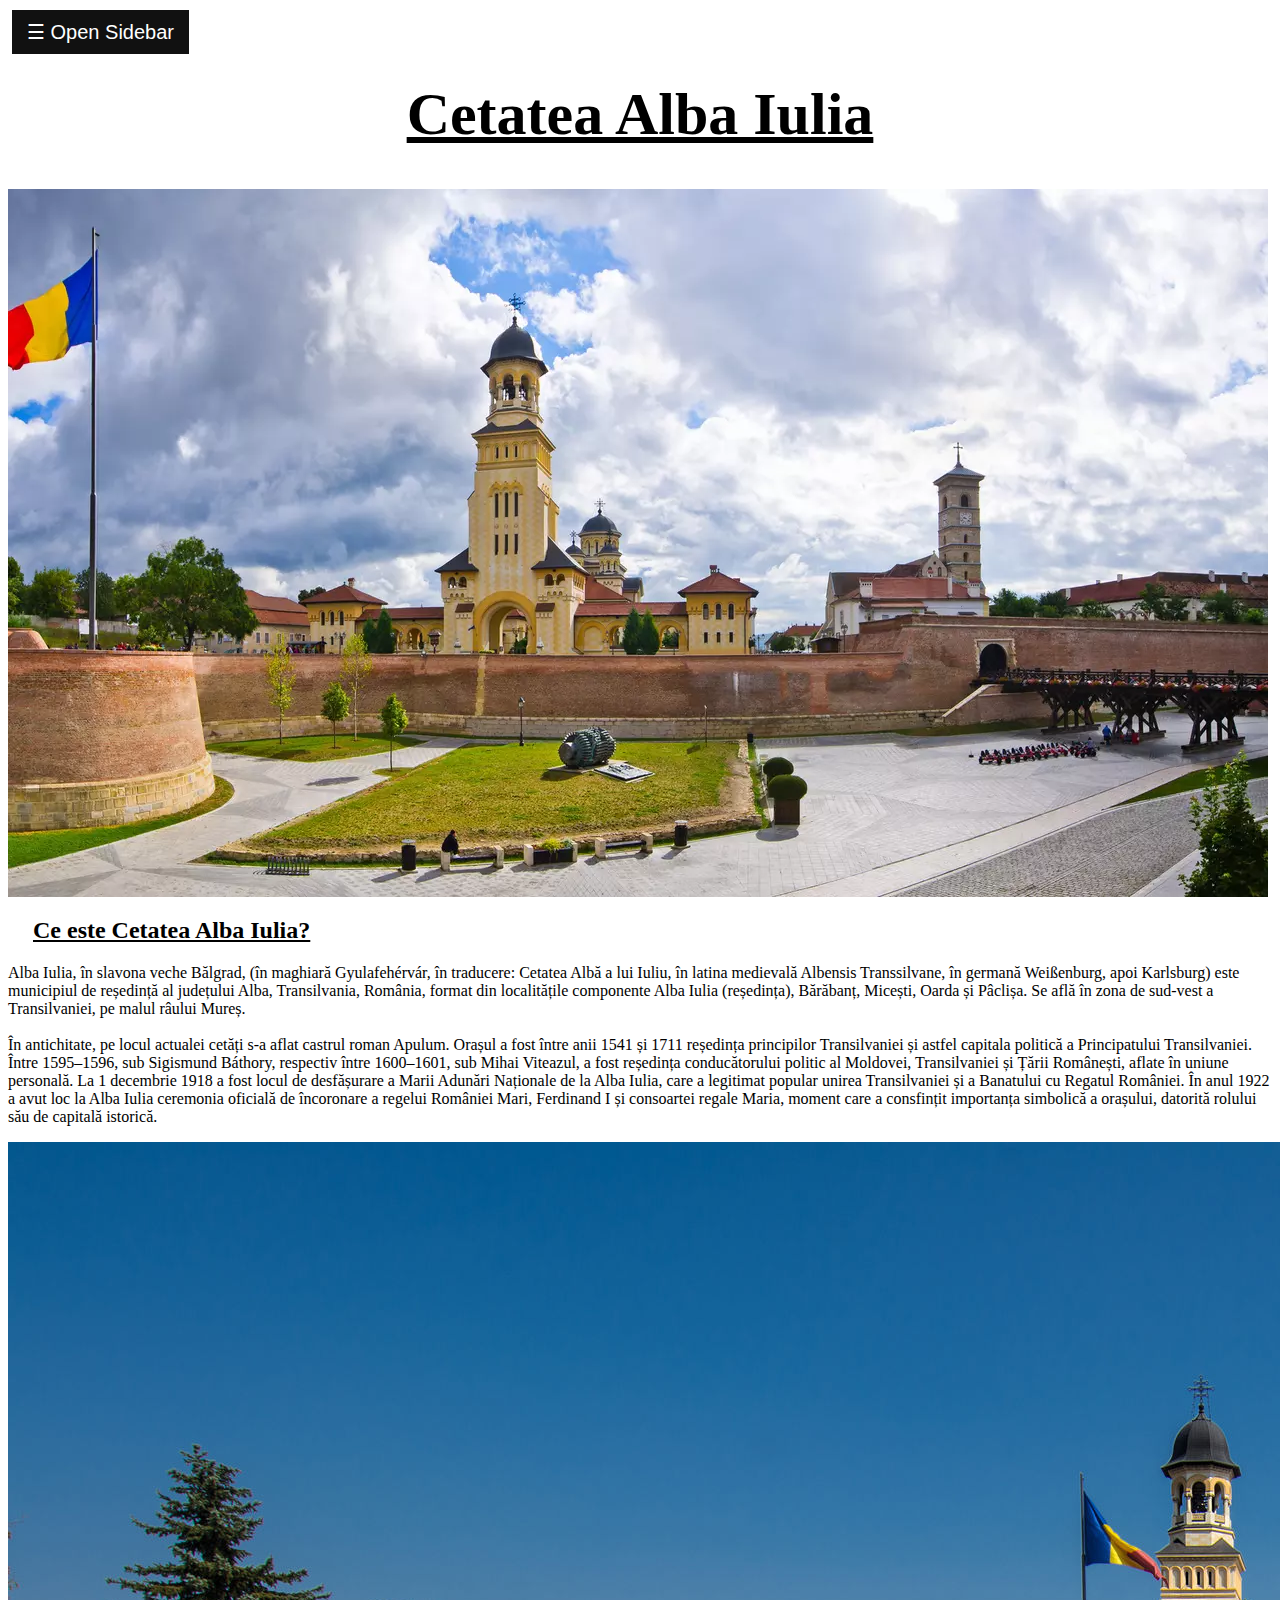
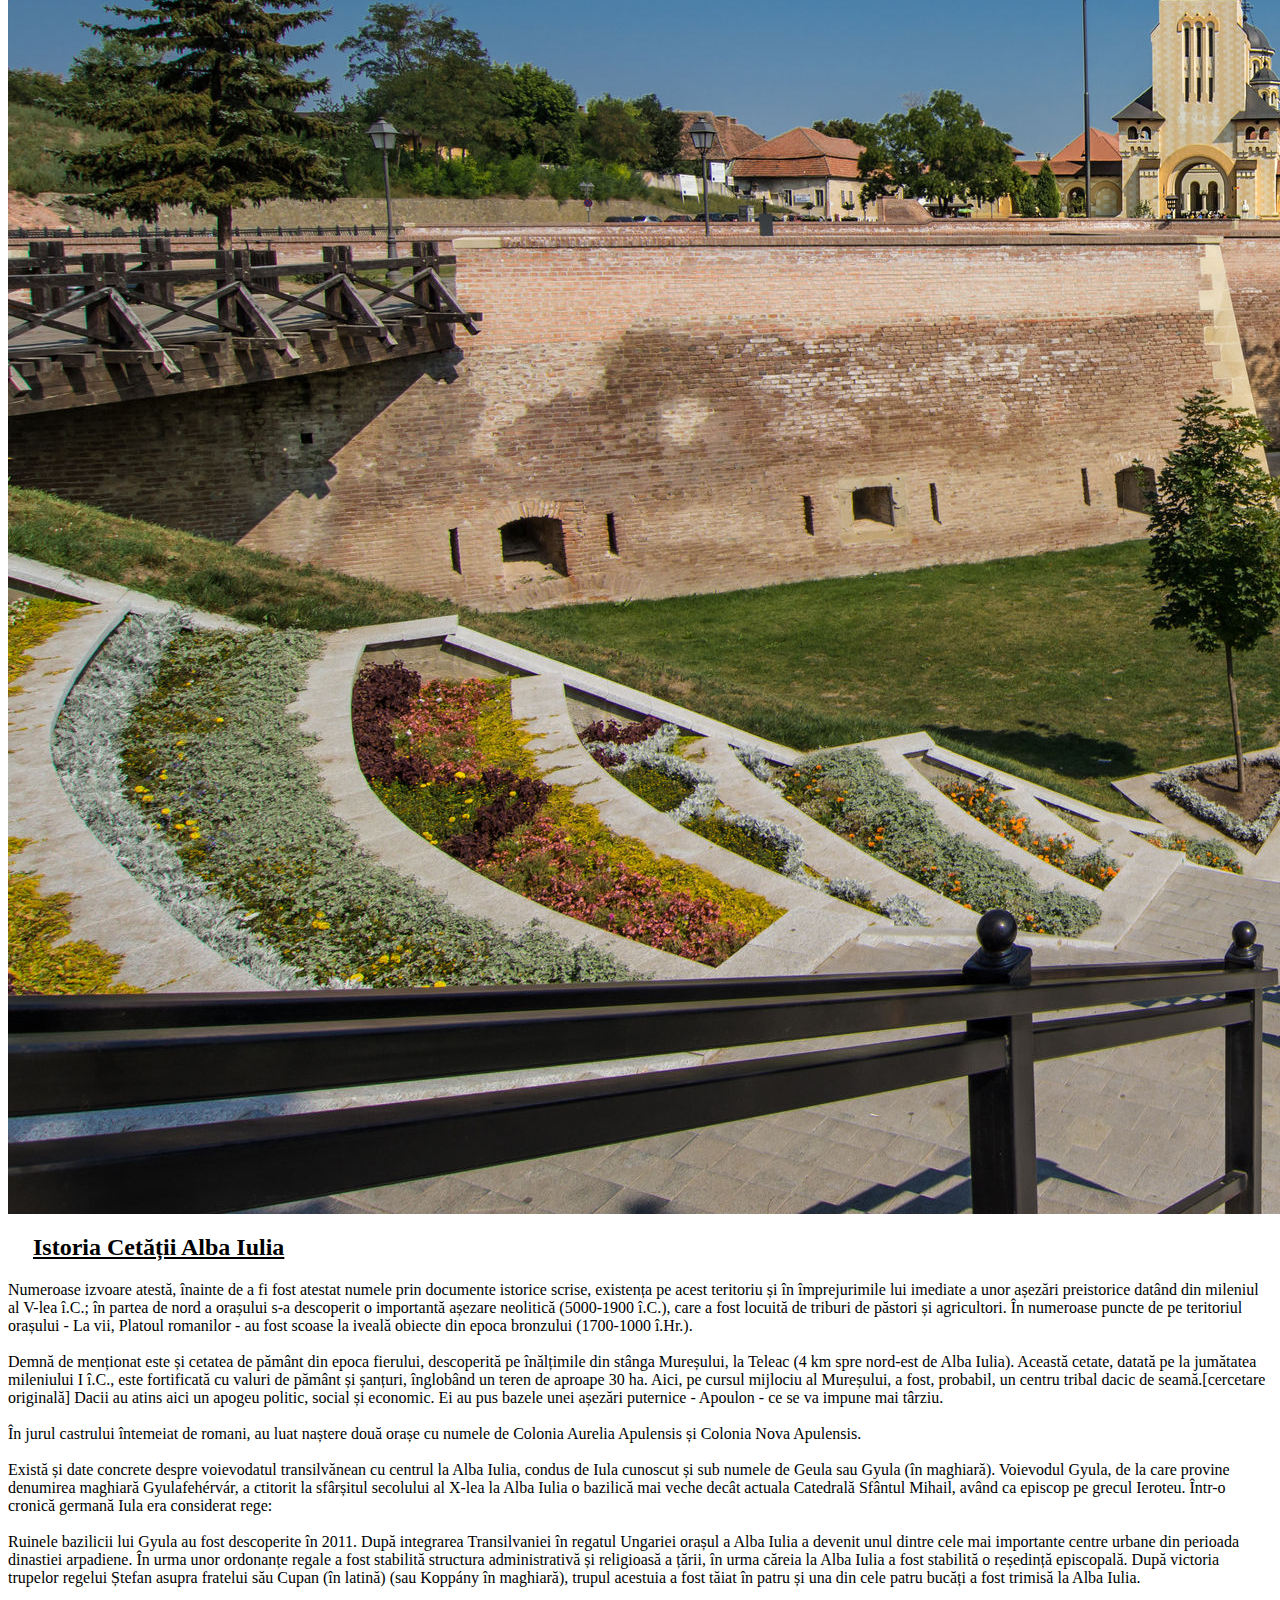
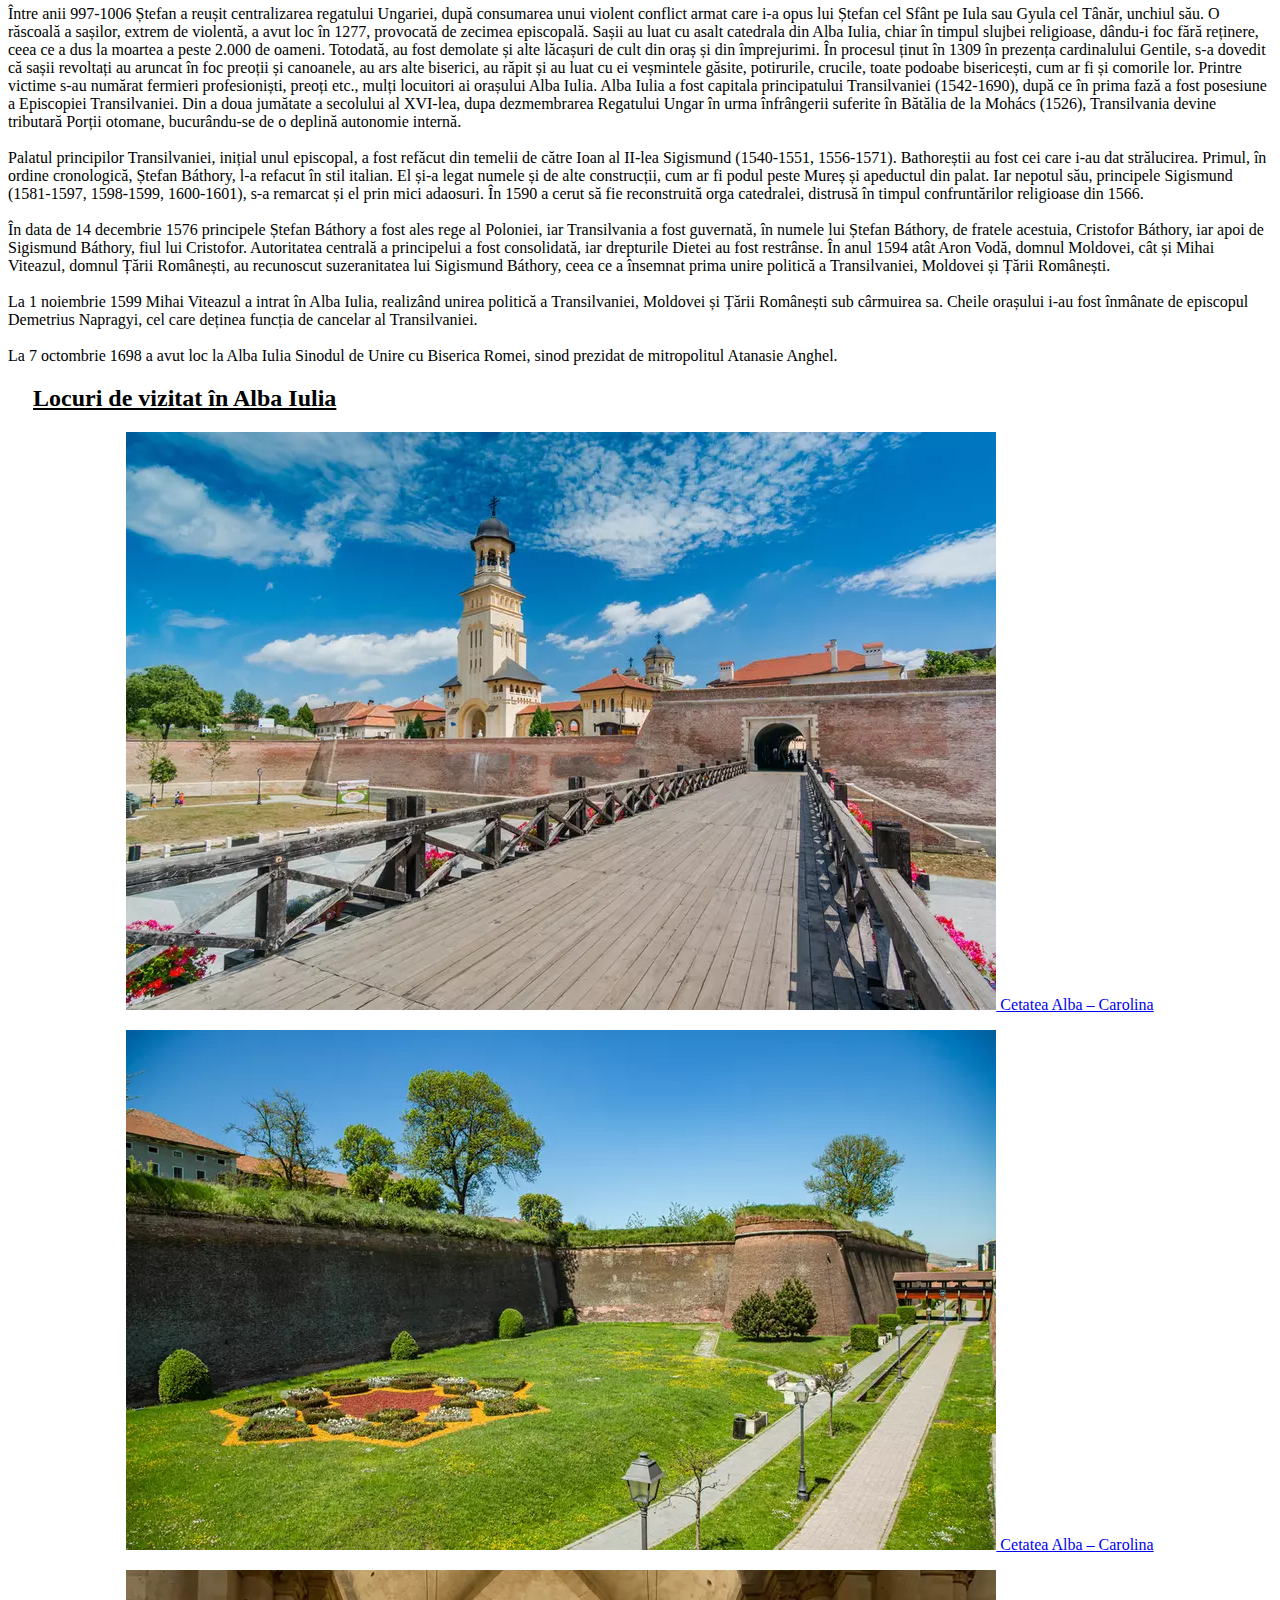
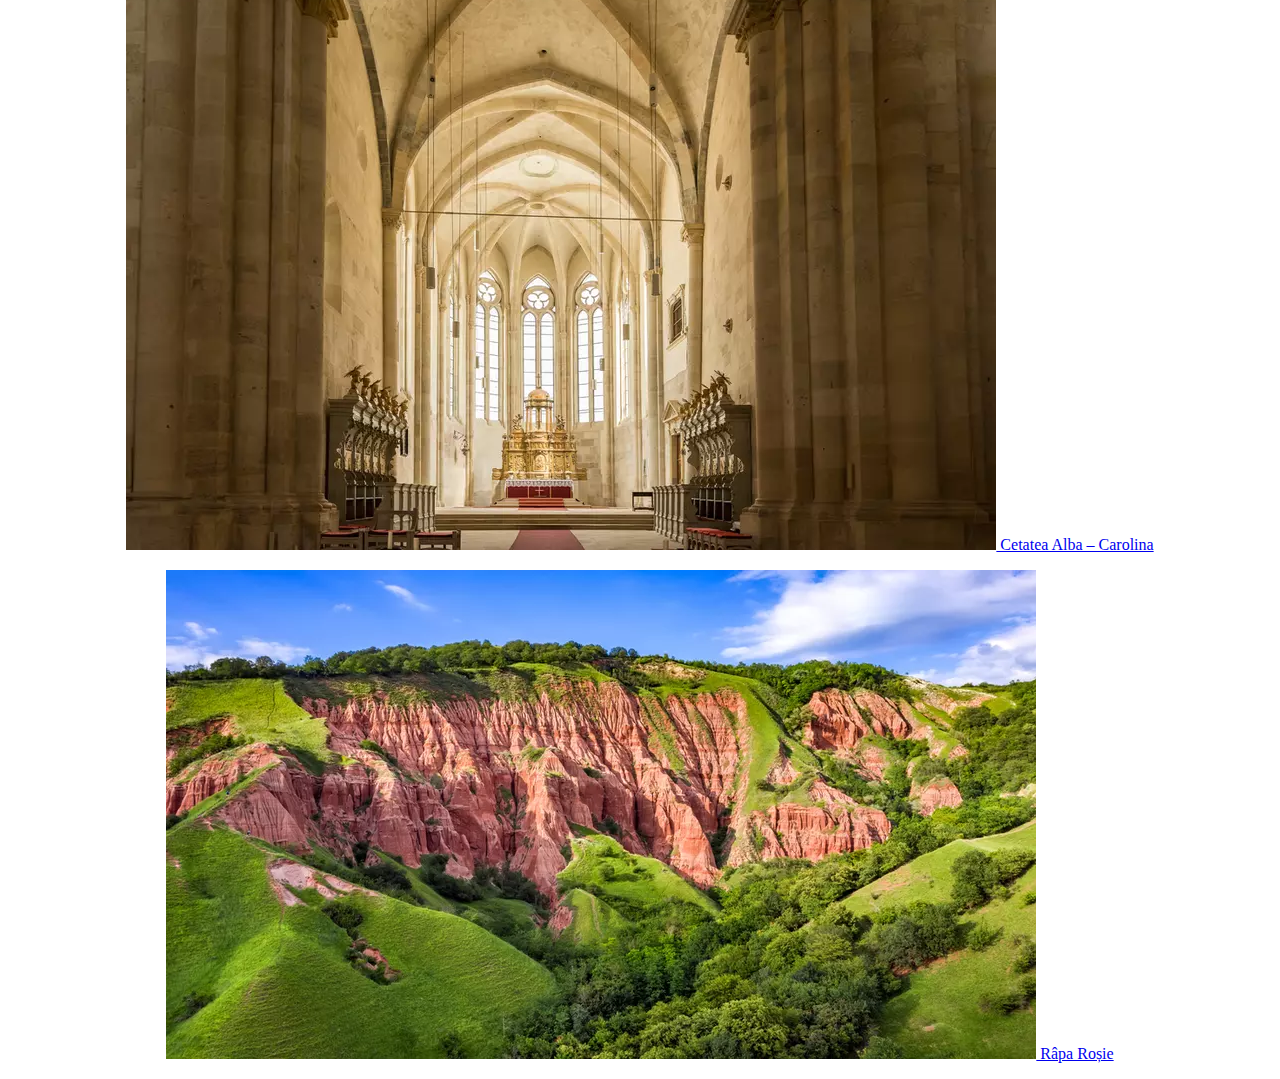
<file: files/htmls/destinatii/Cetatea Alba Iulia.html>
<html>
<head>
    <title>Transfagarasan</title>
    <base href="../">
    <link rel="stylesheet" type="text/css" href="../csss/darkmode.css">
    <link rel="stylesheet" type="text/css" href="../csss/sidebar.css">
</head>
<body>
    <div id="sidebar-container"></div>

        <div>
            <div id="main"></div>
            <button class="openbtn" onclick="openNav()">☰ Open Sidebar</button>
        </div>

        <script src="../javascript/everything.js"></script>

        <div id="content">
            <h1 style="text-align: center; font-size: 60;">
                <u>
                    Cetatea Alba Iulia
                </u>
            </h1>
            <a href="../Images/home/Cetatea alba iulia.jpg">
                <img class="image1" src="../Images/home/Cetatea alba iulia.jpg">
            </a>
            
            <h2>
                <u style="margin-left: 25px;">
                    Ce este Cetatea Alba Iulia?
                </u>
            </h2>

            <p class="justsometext">
                Alba Iulia, în slavona veche Bălgrad, (în maghiară Gyulafehérvár, în traducere: Cetatea Albă a lui Iuliu, în latina medievală Albensis Transsilvane, în germană Weißenburg, apoi Karlsburg) este municipiul de reședință al județului Alba, Transilvania, România, format din localitățile componente Alba Iulia (reședința), Bărăbanț, Micești, Oarda și Pâclișa. Se află în zona de sud-vest a Transilvaniei, pe malul râului Mureș.
                <br><br>
                În antichitate, pe locul actualei cetăți s-a aflat castrul roman Apulum. Orașul a fost între anii 1541 și 1711 reședința principilor Transilvaniei și astfel capitala politică a Principatului Transilvaniei. Între 1595–1596, sub Sigismund Báthory, respectiv între 1600–1601, sub Mihai Viteazul, a fost reședința conducătorului politic al Moldovei, Transilvaniei și Țării Românești, aflate în uniune personală. La 1 decembrie 1918 a fost locul de desfășurare a Marii Adunări Naționale de la Alba Iulia, care a legitimat popular unirea Transilvaniei și a Banatului cu Regatul României. În anul 1922 a avut loc la Alba Iulia ceremonia oficială de încoronare a regelui României Mari, Ferdinand I și consoartei regale Maria, moment care a consfințit importanța simbolică a orașului, datorită rolului său de capitală istorică. 
            </p>

            <a href="../Images/Cetatea alba iulia/Cetatea Alba Iulia.jpg">
                <img class="image2" src="../Images/Cetatea alba iulia/Cetatea Alba Iulia.jpg">
            </a>

            <h2>
                <u style="margin-left: 25px;">
                    Istoria Cetății Alba Iulia
                </u>
            </h2>

            <p class="justsometext">
                Numeroase izvoare atestă, înainte de a fi fost atestat numele prin documente istorice scrise, existența pe acest teritoriu și în împrejurimile lui imediate a unor așezări preistorice datând din mileniul al V-lea î.C.; în partea de nord a orașului s-a descoperit o importantă așezare neolitică (5000-1900 î.C.), care a fost locuită de triburi de păstori și agricultori. În numeroase puncte de pe teritoriul orașului - La vii, Platoul romanilor - au fost scoase la iveală obiecte din epoca bronzului (1700-1000 î.Hr.).
                <br><br>
                Demnă de menționat este și cetatea de pământ din epoca fierului, descoperită pe înălțimile din stânga Mureșului, la Teleac (4 km spre nord-est de Alba Iulia). Această cetate, datată pe la jumătatea mileniului I î.C., este fortificată cu valuri de pământ și șanțuri, înglobând un teren de aproape 30 ha. Aici, pe cursul mijlociu al Mureșului, a fost, probabil, un centru tribal dacic de seamă.[cercetare originală] Dacii au atins aici un apogeu politic, social și economic. Ei au pus bazele unei așezări puternice - Apoulon - ce se va impune mai târziu.
                <br><br>
                În jurul castrului întemeiat de romani, au luat naștere două orașe cu numele de Colonia Aurelia Apulensis și Colonia Nova Apulensis.
                <br><br>
                Există și date concrete despre voievodatul transilvănean cu centrul la Alba Iulia, condus de Iula cunoscut și sub numele de Geula sau Gyula (în maghiară). Voievodul Gyula, de la care provine denumirea maghiară Gyulafehérvár, a ctitorit la sfârșitul secolului al X-lea la Alba Iulia o bazilică mai veche decât actuala Catedrală Sfântul Mihail, având ca episcop pe grecul Ieroteu. Într-o cronică germană Iula era considerat rege:
                <br><br>
                Ruinele bazilicii lui Gyula au fost descoperite în 2011. După integrarea Transilvaniei în regatul Ungariei orașul a Alba Iulia a devenit unul dintre cele mai importante centre urbane din perioada dinastiei arpadiene. În urma unor ordonanțe regale a fost stabilită structura administrativă și religioasă a țării, în urma căreia la Alba Iulia a fost stabilită o reședință episcopală. După victoria trupelor regelui Ștefan asupra fratelui său Cupan (în latină) (sau Koppány în maghiară), trupul acestuia a fost tăiat în patru și una din cele patru bucăți a fost trimisă la Alba Iulia.
                <br><br>
                Între anii 997-1006 Ștefan a reușit centralizarea regatului Ungariei, după consumarea unui violent conflict armat care i-a opus lui Ștefan cel Sfânt pe Iula sau Gyula cel Tânăr, unchiul său. O răscoală a sașilor, extrem de violentă, a avut loc în 1277, provocată de zecimea episcopală. Sașii au luat cu asalt catedrala din Alba Iulia, chiar în timpul slujbei religioase, dându-i foc fără reținere, ceea ce a dus la moartea a peste 2.000 de oameni. Totodată, au fost demolate și alte lăcașuri de cult din oraș și din împrejurimi. În procesul ținut în 1309 în prezența cardinalului Gentile, s-a dovedit că sașii revoltați au aruncat în foc preoții și canoanele, au ars alte biserici, au răpit și au luat cu ei veșmintele găsite, potirurile, crucile, toate podoabe bisericești, cum ar fi și comorile lor. Printre victime s-au numărat fermieri profesioniști, preoți etc., mulți locuitori ai orașului Alba Iulia. Alba Iulia a fost capitala principatului Transilvaniei (1542-1690), după ce în prima fază a fost posesiune a Episcopiei Transilvaniei. Din a doua jumătate a secolului al XVI-lea, dupa dezmembrarea Regatului Ungar în urma înfrângerii suferite în Bătălia de la Mohács (1526), Transilvania devine tributară Porții otomane, bucurându-se de o deplină autonomie internă.
                <br><br>
                Palatul principilor Transilvaniei, inițial unul episcopal, a fost refăcut din temelii de către Ioan al II-lea Sigismund (1540-1551, 1556-1571). Bathoreștii au fost cei care i-au dat strălucirea. Primul, în ordine cronologică, Ștefan Báthory, l-a refacut în stil italian. El și-a legat numele și de alte construcții, cum ar fi podul peste Mureș și apeductul din palat. Iar nepotul său, principele Sigismund (1581-1597, 1598-1599, 1600-1601), s-a remarcat și el prin mici adaosuri. În 1590 a cerut să fie reconstruită orga catedralei, distrusă în timpul confruntărilor religioase din 1566.
                <br><br>
                În data de 14 decembrie 1576 principele Ștefan Báthory a fost ales rege al Poloniei, iar Transilvania a fost guvernată, în numele lui Ștefan Báthory, de fratele acestuia, Cristofor Báthory, iar apoi de Sigismund Báthory, fiul lui Cristofor. Autoritatea centrală a principelui a fost consolidată, iar drepturile Dietei au fost restrânse. În anul 1594 atât Aron Vodă, domnul Moldovei, cât și Mihai Viteazul, domnul Țării Românești, au recunoscut suzeranitatea lui Sigismund Báthory, ceea ce a însemnat prima unire politică a Transilvaniei, Moldovei și Țării Românești.
                <br><br>
                La 1 noiembrie 1599 Mihai Viteazul a intrat în Alba Iulia, realizând unirea politică a Transilvaniei, Moldovei și Țării Românești sub cârmuirea sa. Cheile orașului i-au fost înmânate de episcopul Demetrius Napragyi, cel care deținea funcția de cancelar al Transilvaniei.
                <br><br>
                La 7 octombrie 1698 a avut loc la Alba Iulia Sinodul de Unire cu Biserica Romei, sinod prezidat de mitropolitul Atanasie Anghel. 
            </p>

            <h2>
                <u style="margin-left: 25px;">
                    Locuri de vizitat în Alba Iulia
                </u>
            </h2>

            <p class="hreftext"  style="text-align: center;">
                <a href="../Images/Cetatea alba iulia/Cetatea Alba – Carolina.png">
                    <img class="image2" src="../Images/Cetatea alba iulia/Cetatea Alba – Carolina.png">
                    Cetatea Alba – Carolina
                </a>
            </p>

            <p class="hreftext"  style="text-align: center;">
                <a href="../Images/Cetatea alba iulia/Santurile Cetatii.png">
                    <img class="image2" src="../Images/Cetatea alba iulia/Santurile Cetatii.png">
                    Cetatea Alba – Carolina
                </a>
            </p>

            <p class="hreftext"  style="text-align: center;">
                <a href="../Images/Cetatea alba iulia/Catedrala Romano Catolica.png">
                    <img class="image2" src="../Images/Cetatea alba iulia/Catedrala Romano Catolica.png">
                    Cetatea Alba – Carolina
                </a>
            </p>

            <p class="hreftext"  style="text-align: center;">
                <a href="../Images/Cetatea alba iulia/Rapa rosie.png">
                    <img class="image2" src="../Images/Cetatea alba iulia/Rapa Rosie.png">
                    Râpa Roșie
                </a>
            </p>

        </div>
    </body>
</html>
</file>
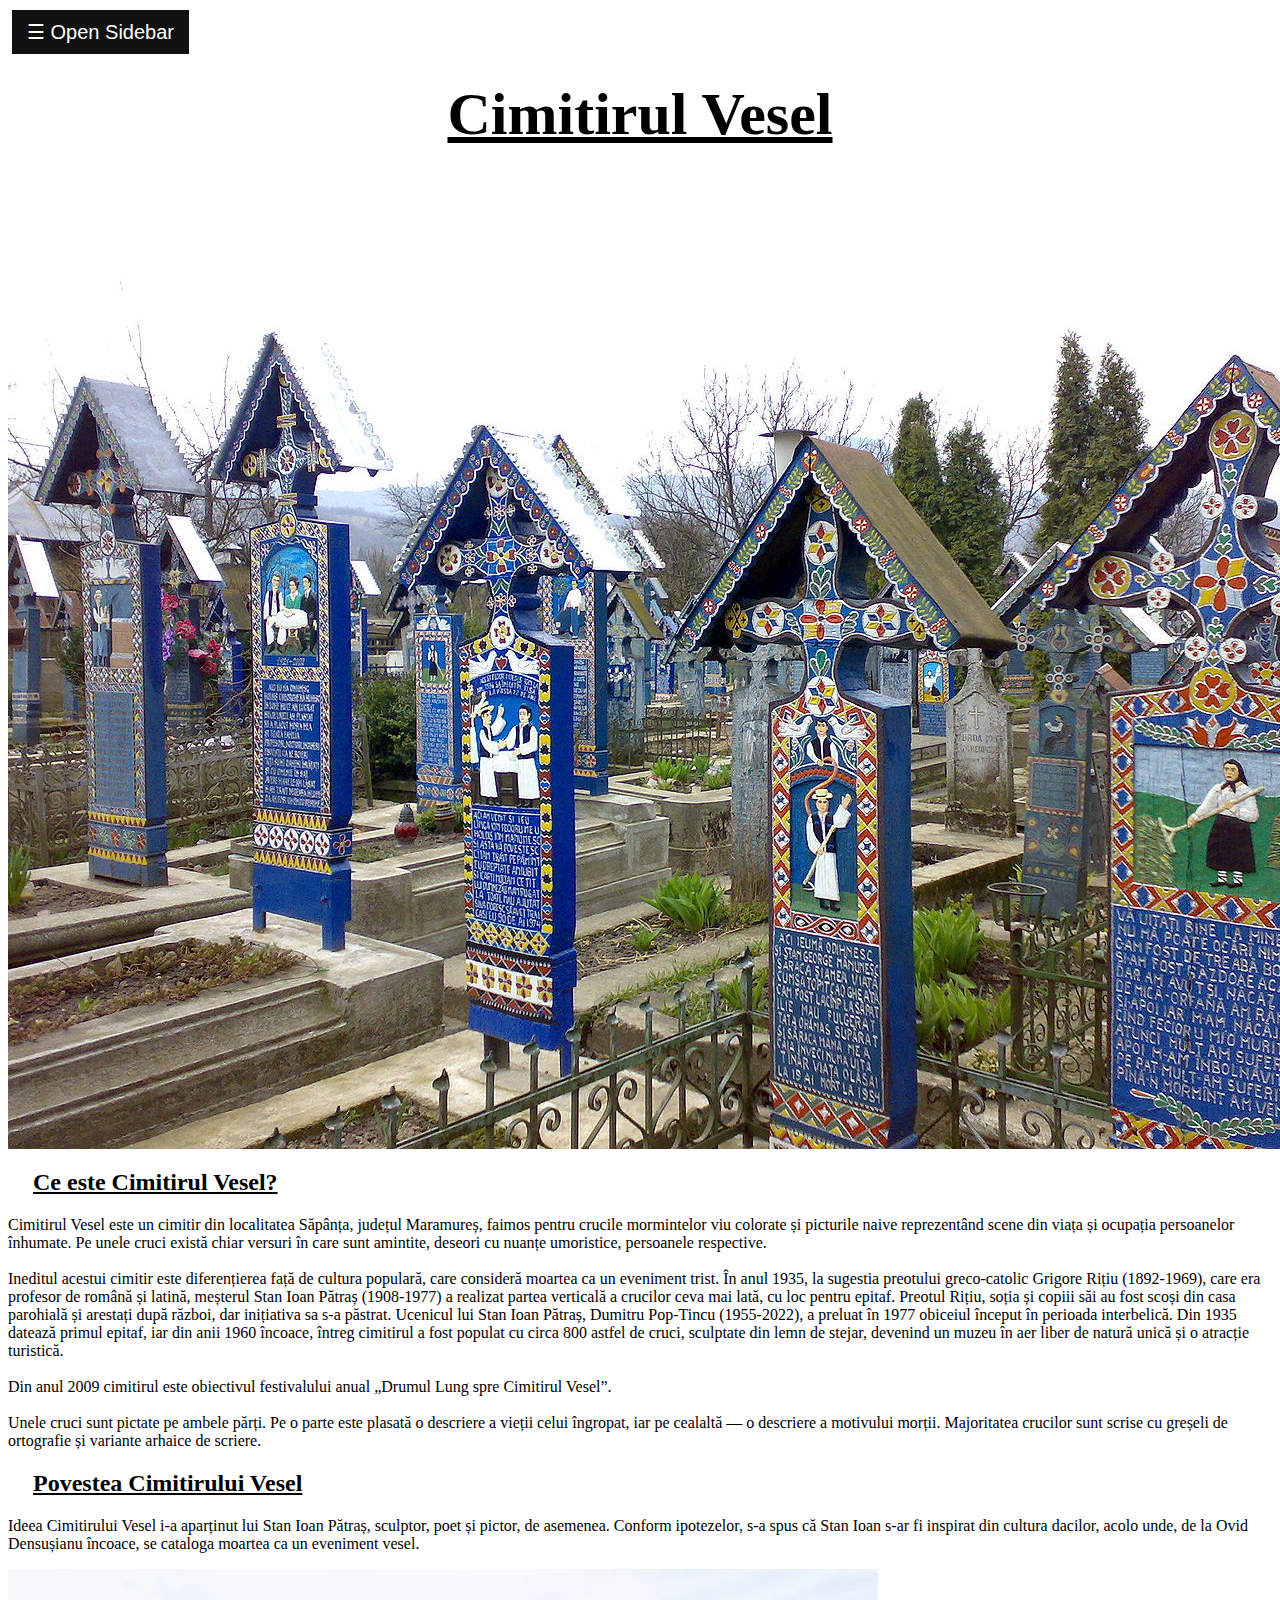
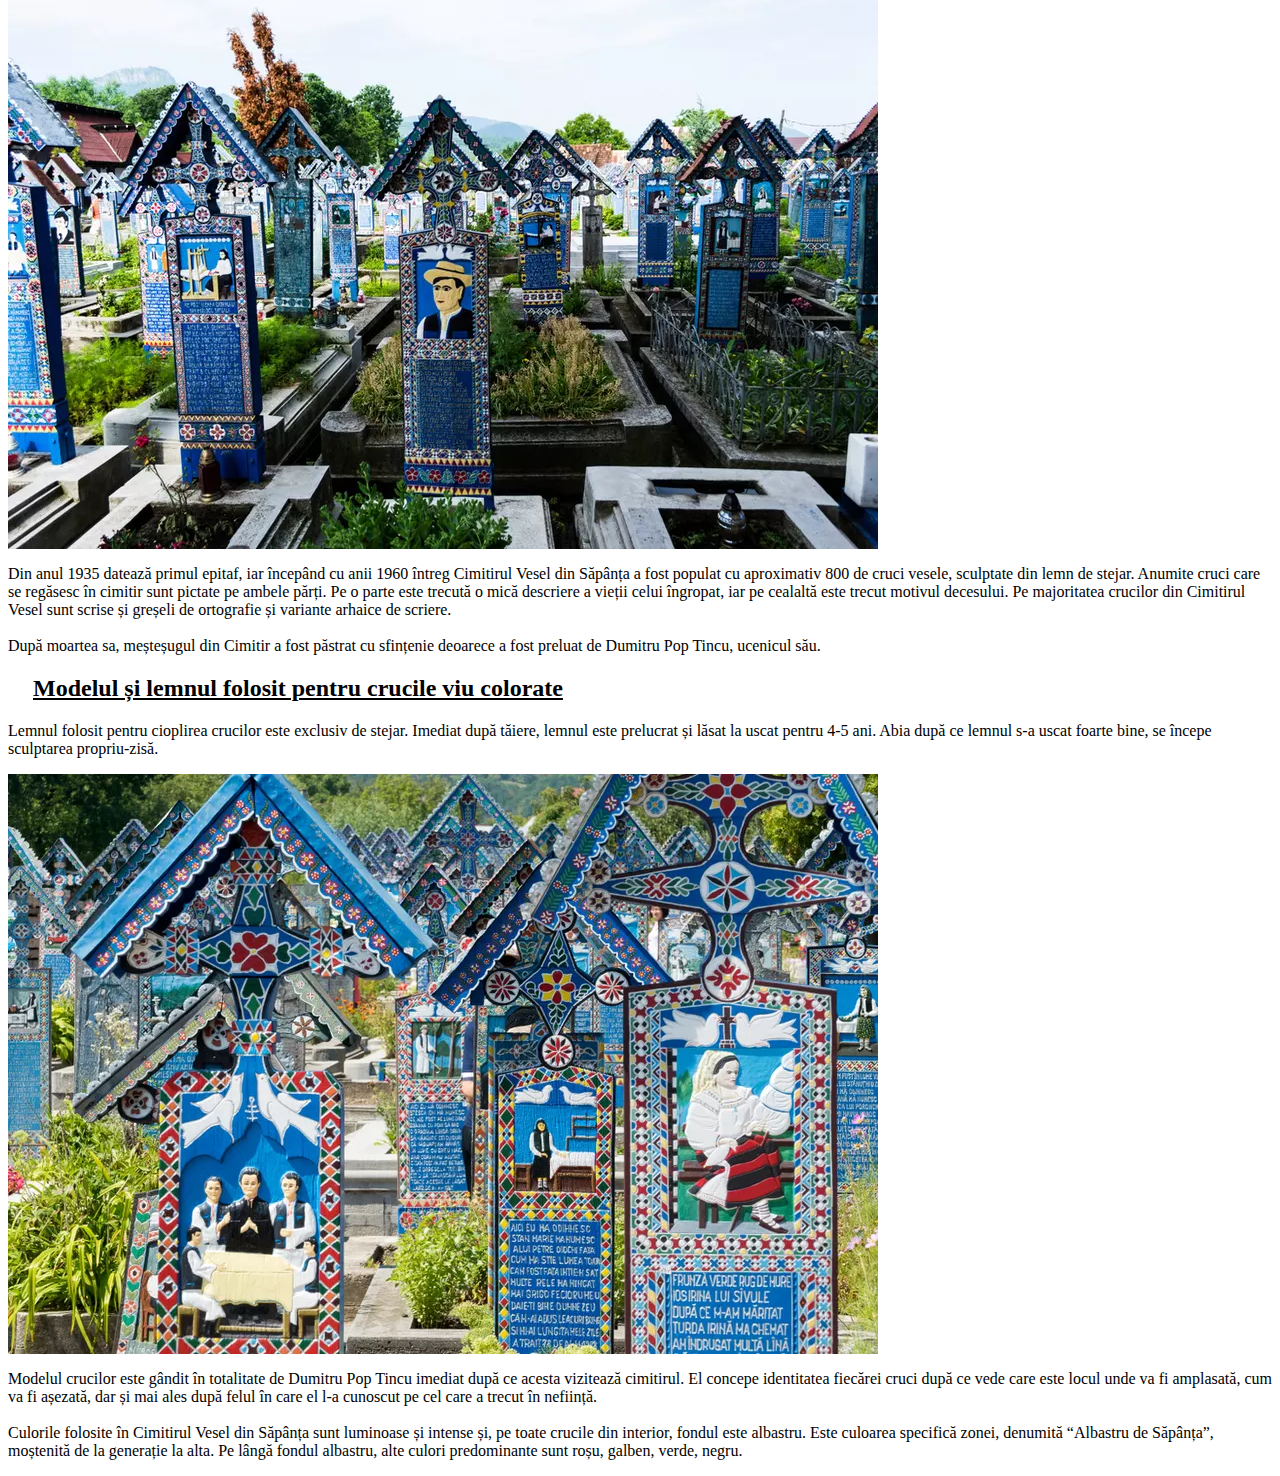
<file: files/htmls/destinatii/Cimitirul Vesel.html>
<html>
    <head>
        <title>Transalpina</title>
        <base href="../">
        <link rel="stylesheet" type="text/css" href="../csss/darkmode.css">
        <link rel="stylesheet" type="text/css" href="../csss/sidebar.css">
    </head>
<body>
    <div id="sidebar-container"></div>

        <div>
            <div id="main"></div>
            <button class="openbtn" onclick="openNav()">☰ Open Sidebar</button>
        </div>

        <script src="../javascript/everything.js"></script>

        <div id="content">
            <h1 style="text-align: center; font-size: 60;">
                <u>
                    Cimitirul Vesel
                </u>
            </h1>
            <a href="../Images/home/Cimitirul Vesel.jpg">
                <img class="image1" src="../Images/home/Cimitirul Vesel.jpg">
            </a>
            
            <h2>
                <u style="margin-left: 25px;">
                    Ce este Cimitirul Vesel?
                </u>
            </h2>
            
            <p class="justsometext">
                Cimitirul Vesel este un cimitir din localitatea Săpânța, județul Maramureș, faimos pentru crucile mormintelor viu colorate și picturile naive reprezentând scene din viața și ocupația persoanelor înhumate. Pe unele cruci există chiar versuri în care sunt amintite, deseori cu nuanțe umoristice, persoanele respective.
                <br><br>
                Ineditul acestui cimitir este diferențierea față de cultura populară, care consideră moartea ca un eveniment trist. În anul 1935, la sugestia preotului greco-catolic Grigore Rițiu (1892-1969), care era profesor de română și latină, meșterul Stan Ioan Pătraș (1908-1977) a realizat partea verticală a crucilor ceva mai lată, cu loc pentru epitaf. Preotul Rițiu, soția și copiii săi au fost scoși din casa parohială și arestați după război, dar inițiativa sa s-a păstrat. Ucenicul lui Stan Ioan Pătraș, Dumitru Pop-Tincu (1955-2022), a preluat în 1977 obiceiul început în perioada interbelică. Din 1935 datează primul epitaf, iar din anii 1960 încoace, întreg cimitirul a fost populat cu circa 800 astfel de cruci, sculptate din lemn de stejar, devenind un muzeu în aer liber de natură unică și o atracție turistică. 
                <br><br>
                Din anul 2009 cimitirul este obiectivul festivalului anual „Drumul Lung spre Cimitirul Vesel”.
                <br><br>
                Unele cruci sunt pictate pe ambele părți. Pe o parte este plasată o descriere a vieții celui îngropat, iar pe cealaltă — o descriere a motivului morții. Majoritatea crucilor sunt scrise cu greșeli de ortografie și variante arhaice de scriere. 
            </p>

            <h2>
                <u style="margin-left: 25px;">
                    Povestea Cimitirului Vesel
                </u>
            </h2>

            <p class="justsometext">
                Ideea Cimitirului Vesel i-a aparținut lui Stan Ioan Pătraș, sculptor, poet și pictor, de asemenea. Conform ipotezelor, s-a spus că Stan Ioan s-ar fi inspirat din cultura dacilor, acolo unde, de la Ovid Densușianu încoace, se cataloga moartea ca un eveniment vesel.
            </p>

            <a href="../Images/Cimitirul vesel/Cruci.png">
                <img class="image2" src="../Images/Cimitirul vesel/Cruci.png">
            </a>

            <p class="justsometext">
                Din anul 1935 datează primul epitaf, iar începând cu anii 1960 întreg Cimitirul Vesel din Săpânța a fost populat cu aproximativ 800 de cruci vesele, sculptate din lemn de stejar. Anumite cruci care se regăsesc în cimitir sunt pictate pe ambele părți. Pe o parte este trecută o mică descriere a vieții celui îngropat, iar pe cealaltă este trecut motivul decesului. Pe majoritatea crucilor din Cimitirul Vesel sunt scrise și greșeli de ortografie și variante arhaice de scriere.
                <br><br>
                După moartea sa, meșteșugul din Cimitir a fost păstrat cu sfințenie deoarece a fost preluat de Dumitru Pop Tincu, ucenicul său.
            </p>

            <h2>
                <u style="margin-left: 25px;">
                    Modelul și lemnul folosit pentru crucile viu colorate
                </u>
            </h2>

            <p class="justsometext">
                Lemnul folosit pentru cioplirea crucilor este exclusiv de stejar. Imediat după tăiere, lemnul este prelucrat și lăsat la uscat pentru 4-5 ani. Abia după ce lemnul s-a uscat foarte bine, se începe sculptarea propriu-zisă.
            </p>

            <a href="../Images/Cimitirul vesel/Design.png">
                <img class="image2" src="../Images/Cimitirul vesel/Design.png">
            </a>

            <p class="justsometext">
                Modelul crucilor este gândit în totalitate de Dumitru Pop Tincu imediat după ce acesta vizitează cimitirul. El concepe identitatea fiecărei cruci după ce vede care este locul unde va fi amplasată, cum va fi așezată, dar și mai ales după felul în care el l-a cunoscut pe cel care a trecut în neființă. 
                <br><br>
                Culorile folosite în Cimitirul Vesel din Săpânța sunt luminoase și intense și, pe toate crucile din interior, fondul este albastru. Este culoarea specifică zonei, denumită “Albastru de Săpânța”, moștenită de la generație la alta. Pe lângă fondul albastru, alte culori predominante sunt roșu, galben, verde, negru.
            </p>
        </div>
    </body>
</html>
</file>
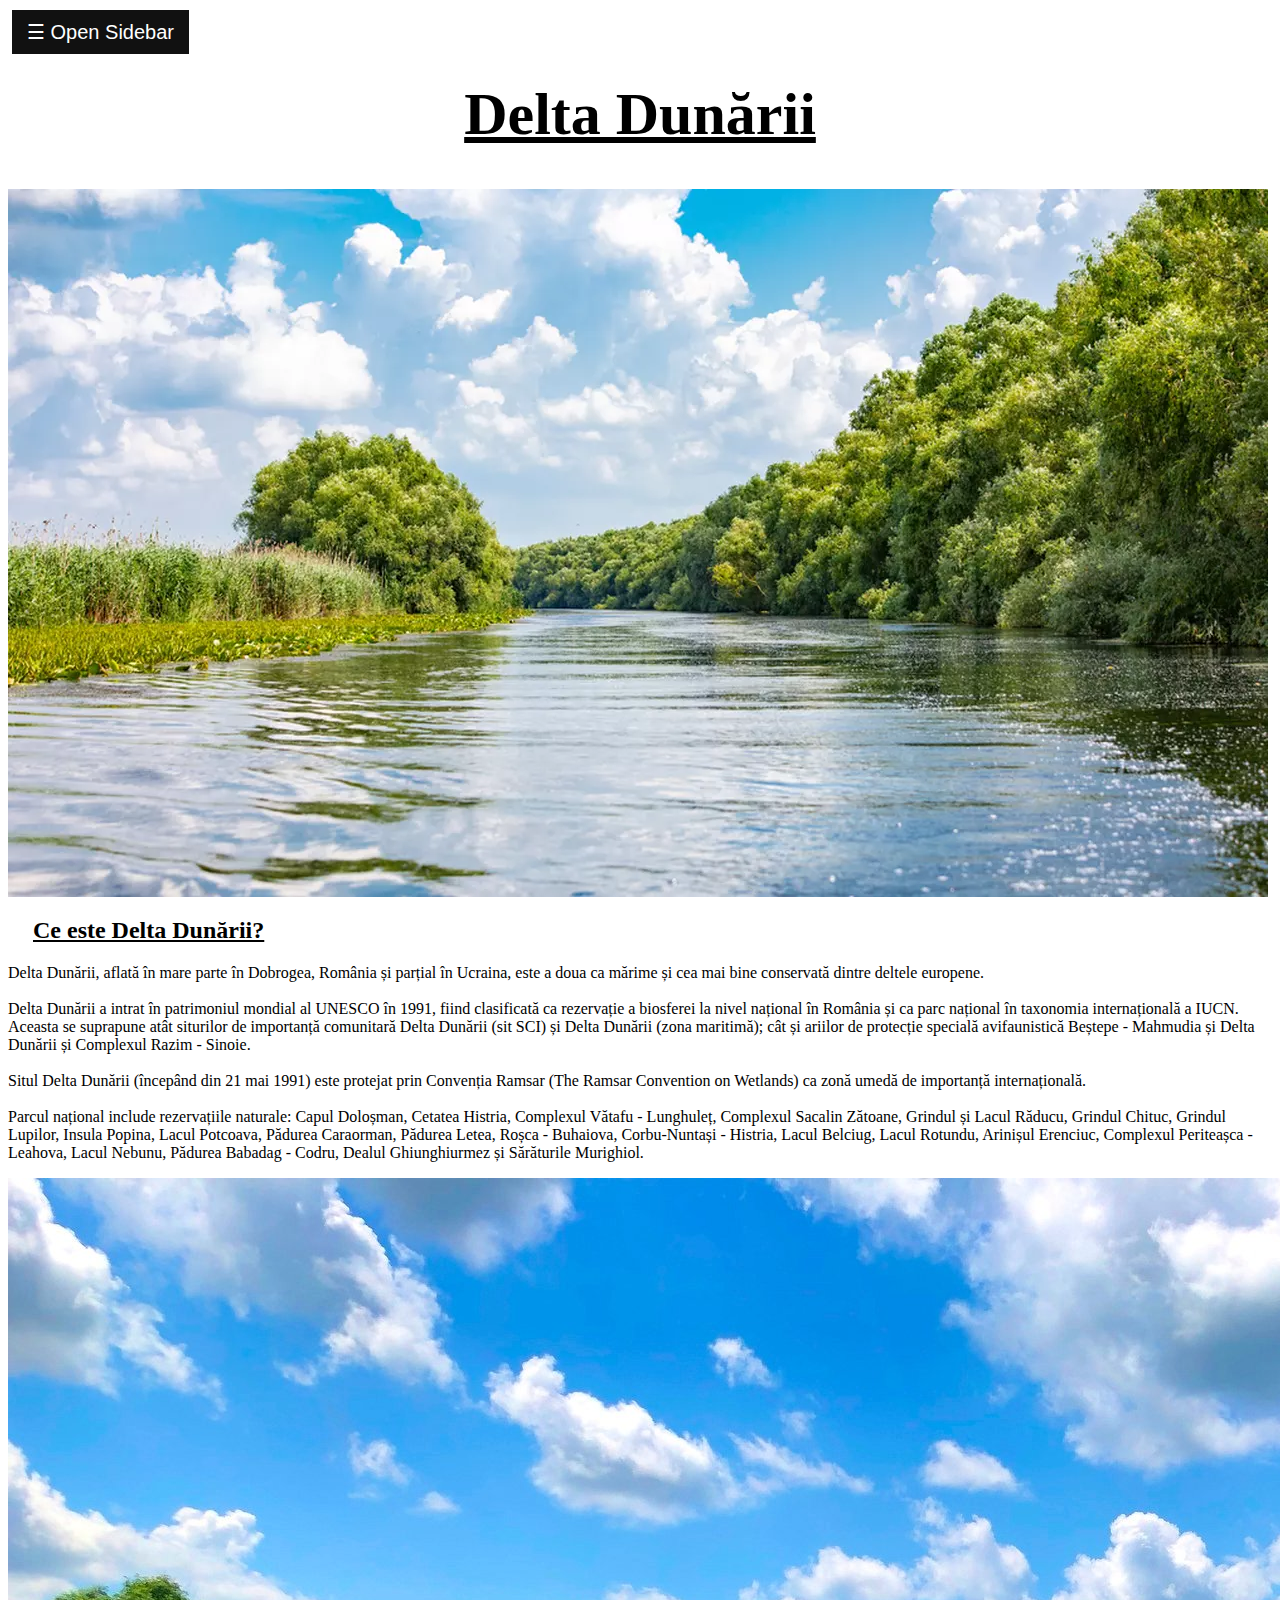
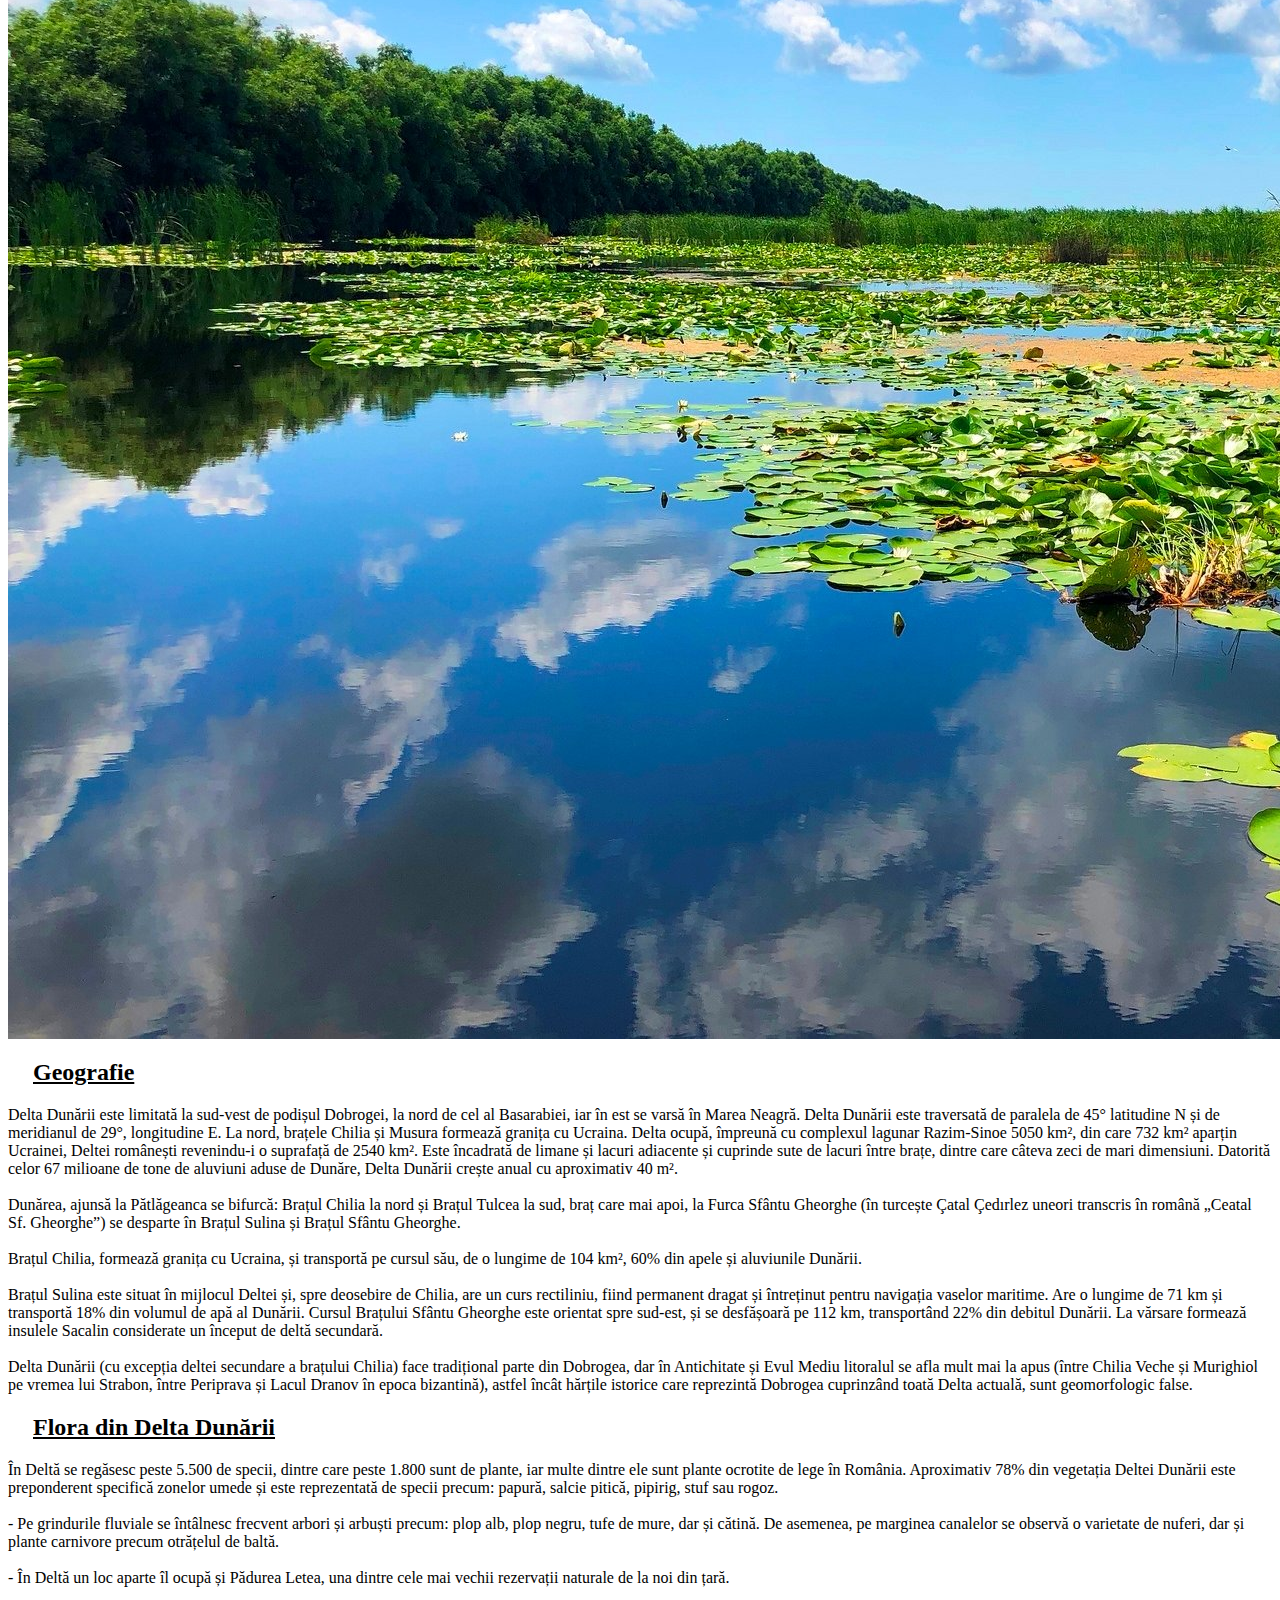
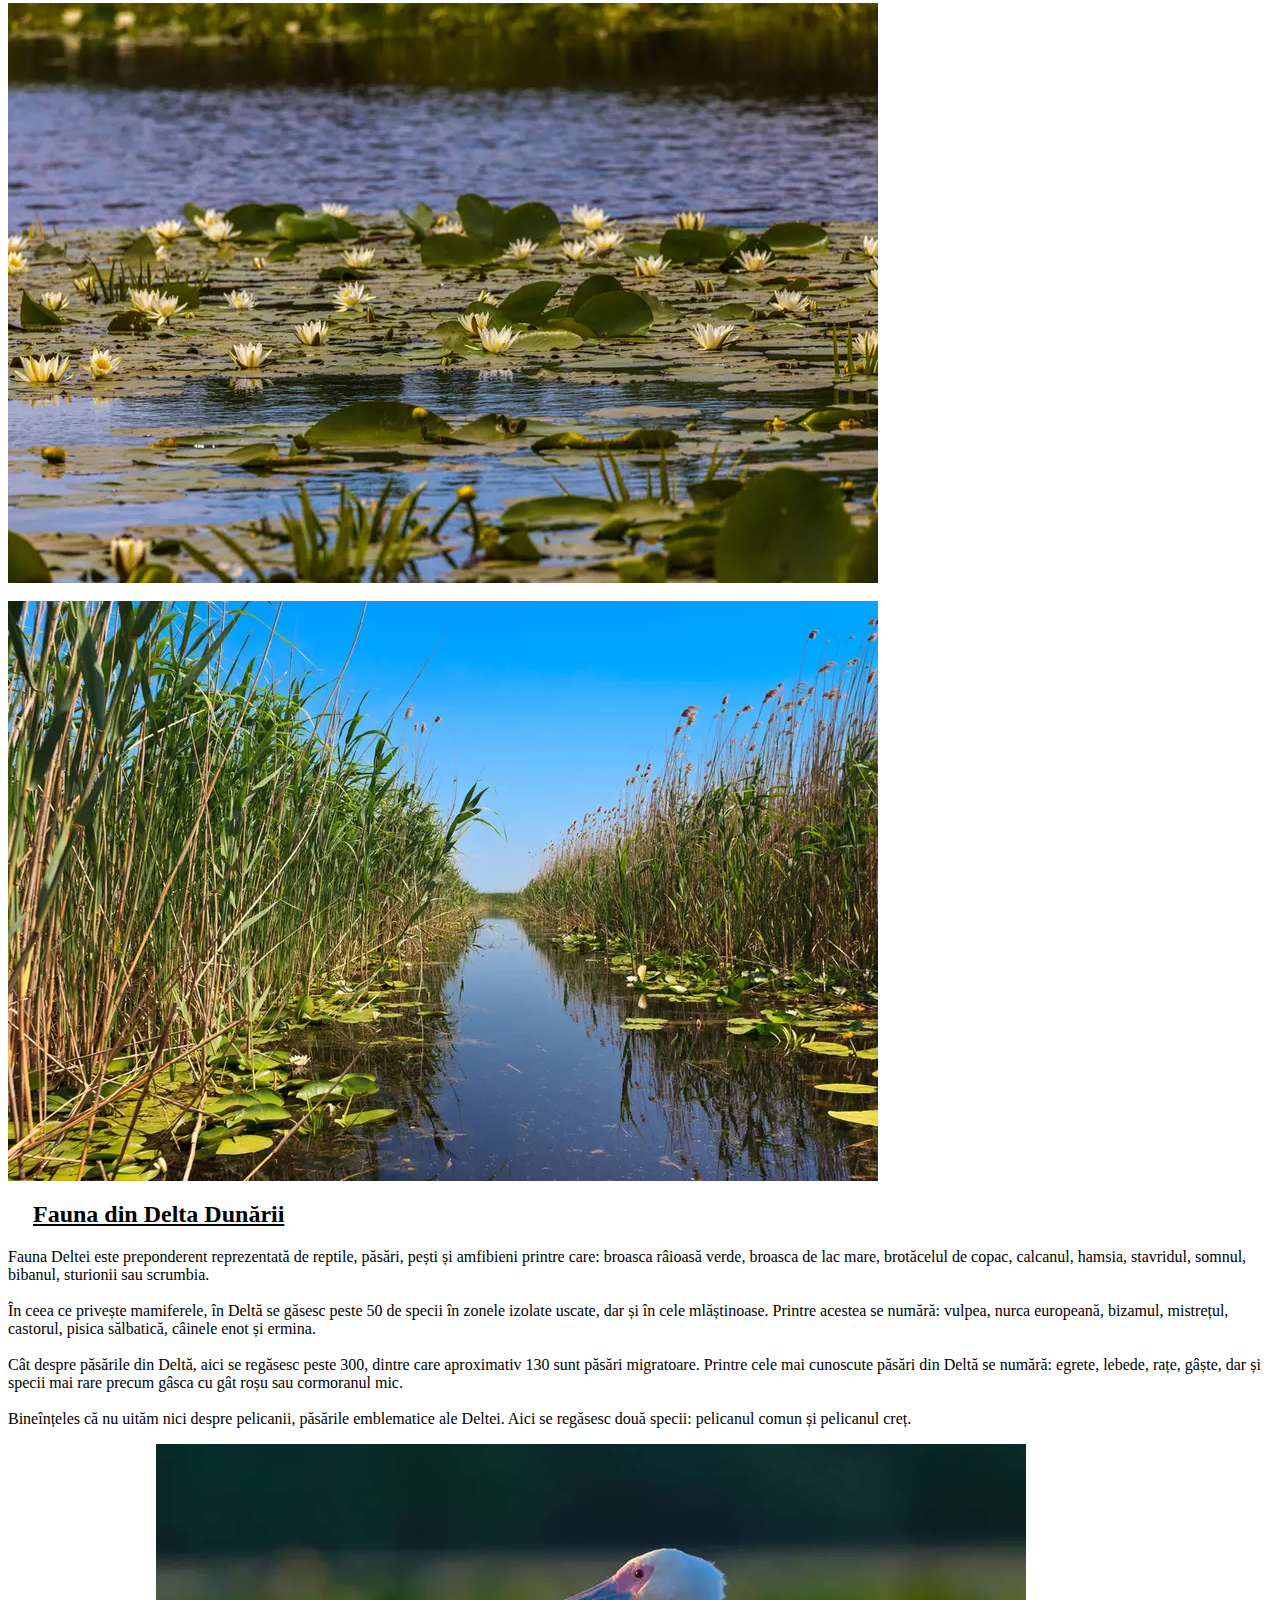
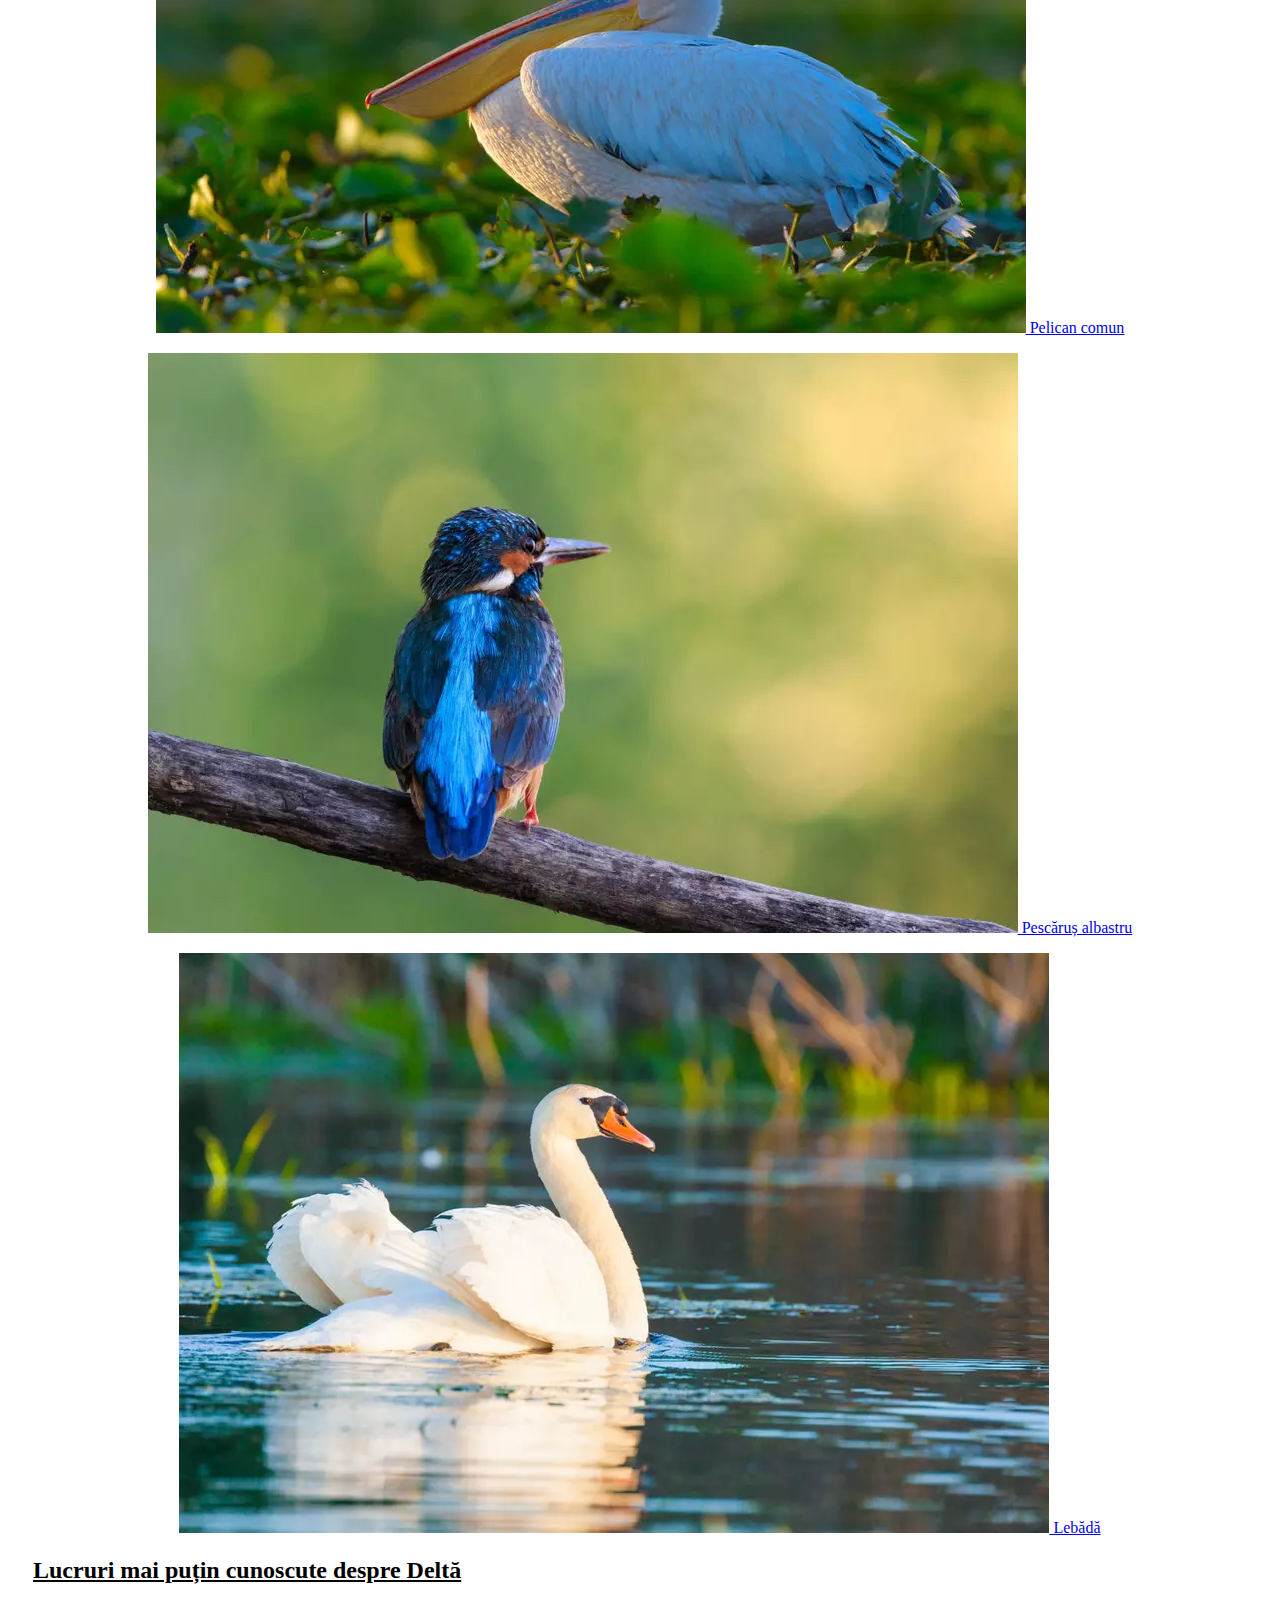
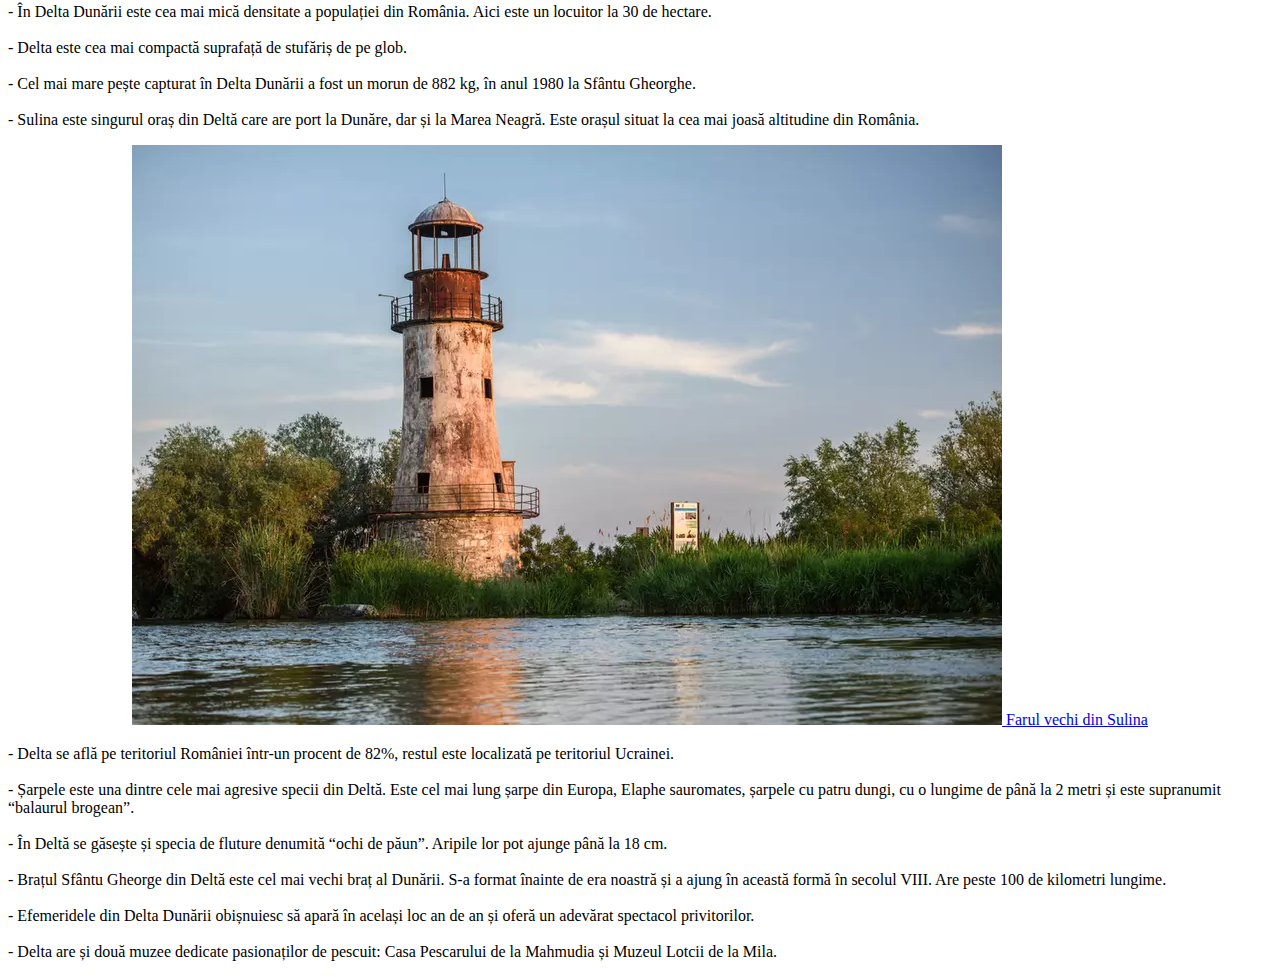
<file: files/htmls/destinatii/Delta Dunarii.html>
<html>
    <head>
        <title>Transalpina</title>
        <base href="../">
        <link rel="stylesheet" type="text/css" href="../csss/darkmode.css">
        <link rel="stylesheet" type="text/css" href="../csss/sidebar.css">
    </head>
<body>
    <div id="sidebar-container"></div>

        <div>
            <div id="main"></div>
            <button class="openbtn" onclick="openNav()">☰ Open Sidebar</button>
        </div>

        <script src="../javascript/everything.js"></script>

        <div id="content">
            <h1 style="text-align: center; font-size: 60;">
                <u>
                    Delta Dunării
                </u>
            </h1>
            <a href="../Images/home/Delta Dunarii.png">
                <img class="image1" src="../Images/home/Delta Dunarii.png">
            </a>
            
            <h2>
                <u style="margin-left: 25px;">
                    Ce este Delta Dunării?
                </u>
            </h2>

            <p class="justsometext">
                Delta Dunării, aflată în mare parte în Dobrogea, România și parțial în Ucraina, este a doua ca mărime și cea mai bine conservată dintre deltele europene.
                <br><br>
                Delta Dunării a intrat în patrimoniul mondial al UNESCO în 1991, fiind clasificată ca rezervație a biosferei la nivel național în România și ca parc național în taxonomia internațională a IUCN. Aceasta se suprapune atât siturilor de importanță comunitară Delta Dunării (sit SCI) și Delta Dunării (zona maritimă); cât și ariilor de protecție specială avifaunistică Beștepe - Mahmudia și Delta Dunării și Complexul Razim - Sinoie.
                <br><br>
                Situl Delta Dunării (începând din 21 mai 1991) este protejat prin Convenția Ramsar (The Ramsar Convention on Wetlands) ca zonă umedă de importanță internațională.
                <br><br>
                Parcul național include rezervațiile naturale: Capul Doloșman, Cetatea Histria, Complexul Vătafu - Lunghuleț, Complexul Sacalin Zătoane, Grindul și Lacul Răducu, Grindul Chituc, Grindul Lupilor, Insula Popina, Lacul Potcoava, Pădurea Caraorman, Pădurea Letea, Roșca - Buhaiova, Corbu-Nuntași - Histria, Lacul Belciug, Lacul Rotundu, Arinișul Erenciuc, Complexul Periteașca - Leahova, Lacul Nebunu, Pădurea Babadag - Codru, Dealul Ghiunghiurmez și Sărăturile Murighiol. 
            </p>

            <a href="../Images/Delta dunarii/Delta Dunarii.jpg">
                <img class="image2" src="../Images/Delta dunarii/Delta Dunarii.jpg">
            </a>

            <h2>
                <u style="margin-left: 25px;">
                    Geografie
                </u>
            </h2>

            <p class="justsometext">
                Delta Dunării este limitată la sud-vest de podișul Dobrogei, la nord de cel al Basarabiei, iar în est se varsă în Marea Neagră. Delta Dunării este traversată de paralela de 45° latitudine N și de meridianul de 29°, longitudine E. La nord, brațele Chilia și Musura formează granița cu Ucraina. Delta ocupă, împreună cu complexul lagunar Razim-Sinoe 5050 km², din care 732 km² aparțin Ucrainei, Deltei românești revenindu-i o suprafață de 2540 km². Este încadrată de limane și lacuri adiacente și cuprinde sute de lacuri între brațe, dintre care câteva zeci de mari dimensiuni. Datorită celor 67 milioane de tone de aluviuni aduse de Dunăre, Delta Dunării crește anual cu aproximativ 40 m².
                <br><br>
                Dunărea, ajunsă la Pătlăgeanca se bifurcă: Brațul Chilia la nord și Brațul Tulcea la sud, braț care mai apoi, la Furca Sfântu Gheorghe (în turcește Çatal Çedırlez uneori transcris în română „Ceatal Sf. Gheorghe”) se desparte în Brațul Sulina și Brațul Sfântu Gheorghe.
                <br><br>
                Brațul Chilia, formează granița cu Ucraina, și transportă pe cursul său, de o lungime de 104 km², 60% din apele și aluviunile Dunării.
                <br><br>
                Brațul Sulina este situat în mijlocul Deltei și, spre deosebire de Chilia, are un curs rectiliniu, fiind permanent dragat și întreținut pentru navigația vaselor maritime. Are o lungime de 71 km și transportă 18% din volumul de apă al Dunării. Cursul Brațului Sfântu Gheorghe este orientat spre sud-est, și se desfășoară pe 112 km, transportând 22% din debitul Dunării. La vărsare formează insulele Sacalin considerate un început de deltă secundară.
                <br><br>
                Delta Dunării (cu excepția deltei secundare a brațului Chilia) face tradițional parte din Dobrogea, dar în Antichitate și Evul Mediu litoralul se afla mult mai la apus (între Chilia Veche și Murighiol pe vremea lui Strabon, între Periprava și Lacul Dranov în epoca bizantină), astfel încât hărțile istorice care reprezintă Dobrogea cuprinzând toată Delta actuală, sunt geomorfologic false. 
            </p>

            <h2>
                <u style="margin-left: 25px;">
                    Flora din Delta Dunării
                </u>
            </h2>

            <p class="justsometext">
                În Deltă se regăsesc peste 5.500 de specii, dintre care peste 1.800 sunt de plante, iar multe dintre ele sunt plante ocrotite de lege în România. Aproximativ 78% din vegetația Deltei Dunării este preponderent specifică zonelor umede și este reprezentată de specii precum: papură, salcie pitică, pipirig, stuf sau rogoz.
                <br><br>
                - Pe grindurile fluviale se întâlnesc frecvent arbori și arbuști precum: plop alb, plop negru, tufe de mure, dar și cătină. De asemenea, pe marginea canalelor se observă o varietate de nuferi, dar și plante carnivore precum otrățelul de baltă.
                <br><br> 
                - În Deltă un loc aparte îl ocupă și Pădurea Letea, una dintre cele mai vechii rezervații naturale de la noi din țară.
            </p>

            <a href="../Images/Delta dunarii/Nuferi.png">
                <img class="image2" src="../Images/Delta dunarii/Nuferi.png">
            </a>

            <br><br>
        
            <a href="../Images/Delta dunarii/Papura.png">
                <img class="image2" src="../Images/Delta dunarii/Papura.png">
            </a>

            <h2>
                <u style="margin-left: 25px;">
                    Fauna din Delta Dunării
                </u>
            </h2>

            <p class="justsometext">
                Fauna Deltei este preponderent reprezentată de reptile, păsări, pești și amfibieni printre care: broasca râioasă verde, broasca de lac mare, brotăcelul de copac, calcanul, hamsia, stavridul, somnul, bibanul, sturionii sau scrumbia. 
                <br><br>
                În ceea ce privește mamiferele, în Deltă se găsesc peste 50 de specii în zonele izolate uscate, dar și în cele mlăștinoase. Printre acestea se numără: vulpea, nurca europeană, bizamul, mistrețul, castorul, pisica sălbatică, câinele enot și ermina. 
                <br><br>
                Cât despre păsările din Deltă, aici se regăsesc peste 300, dintre care aproximativ 130 sunt păsări migratoare. Printre cele mai cunoscute păsări din Deltă se numără: egrete, lebede, rațe, gâște, dar și specii mai rare precum gâsca cu gât roșu sau cormoranul mic. 
                <br><br>
                Bineînțeles că nu uităm nici despre pelicanii, păsările emblematice ale Deltei. Aici se regăsesc două specii: pelicanul comun și pelicanul creț.
            </p>

            <p class="hreftext"  style="text-align: center;">
                <a href="../Images/Delta dunarii/Pelican.png">
                    <img class="image2" src="../Images/Delta dunarii/Pelican.png">
                    Pelican comun
                </a>
            </p>

            <p class="hreftext"  style="text-align: center;">
                <a href="../Images/Delta dunarii/Pescarus Albastru.png">
                    <img class="image2" src="../Images/Delta dunarii/Pescarus Albastru.png">
                    Pescăruș albastru
                </a>
            </p>

            <p class="hreftext"  style="text-align: center;">
                <a href="../Images/Delta dunarii/Lebada.png">
                    <img class="image2" src="../Images/Delta dunarii/Lebada.png">
                    Lebădă
                </a>
            </p>

            <h2>
                <u style="margin-left: 25px;">
                    Lucruri mai puțin cunoscute despre Deltă
                </u>
            </h2>

            <p class="justsometext">
                - În Delta Dunării este cea mai mică densitate a populației din România. Aici este un locuitor la 30 de hectare. 
                <br><br>
                - Delta este cea mai compactă suprafață de stufăriș de pe glob. 
                <br><br>
                - Cel mai mare pește capturat în Delta Dunării a fost un morun de 882 kg, în anul 1980 la Sfântu Gheorghe. 
                <br><br>
                - Sulina este singurul oraș din Deltă care are port la Dunăre, dar și la Marea Neagră. Este orașul situat la cea mai joasă altitudine din România.
            </p>

            <p class="hreftext"  style="text-align: center;">
                <a href="../Images/Delta dunarii/Far.png">
                    <img class="image2" src="../Images/Delta dunarii/Far.png">
                    Farul vechi din Sulina
                </a>
            </p>

            <p class="justsometext">
                - Delta se află pe teritoriul României într-un procent de 82%, restul este localizată pe teritoriul Ucrainei.
                <br><br>
                - Șarpele este una dintre cele mai agresive specii din Deltă. Este cel mai lung șarpe din Europa, Elaphe sauromates, șarpele cu patru dungi, cu o lungime de până la 2 metri și este supranumit “balaurul brogean”. 
                <br><br>
                - În Deltă se găsește și specia de fluture denumită “ochi de păun”. Aripile lor pot ajunge până la 18 cm. 
                <br><br>
                - Brațul Sfântu Gheorge din Deltă este cel mai vechi braț al Dunării. S-a format înainte de era noastră și a ajung în această formă în secolul VIII. Are peste 100 de kilometri lungime. 
                <br><br>                
                - Efemeridele din Delta Dunării obișnuiesc să apară în același loc an de an și oferă un adevărat spectacol privitorilor. 
                <br><br>
                - Delta are și două muzee dedicate pasionaților de pescuit: Casa Pescarului de la Mahmudia și Muzeul Lotcii de la Mila.
            </p>

        </div>
    </body>
</html>
</file>
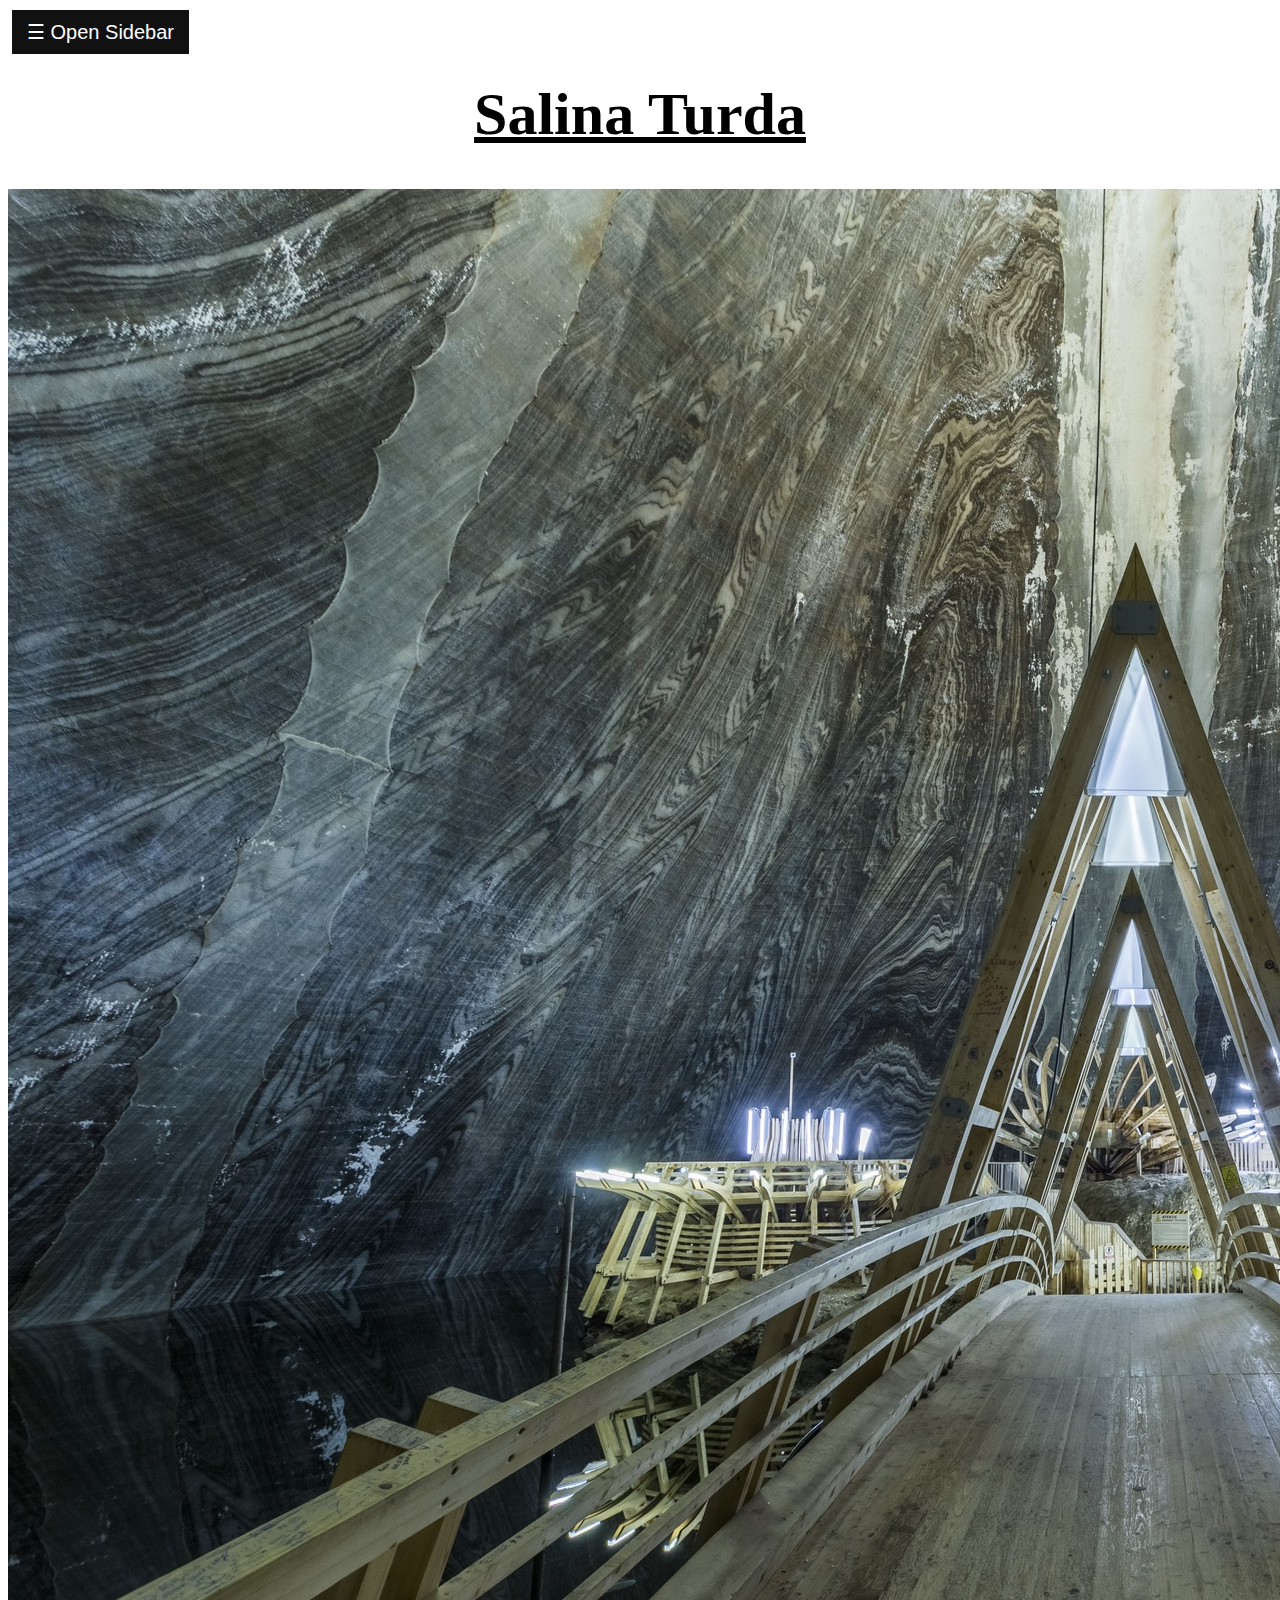
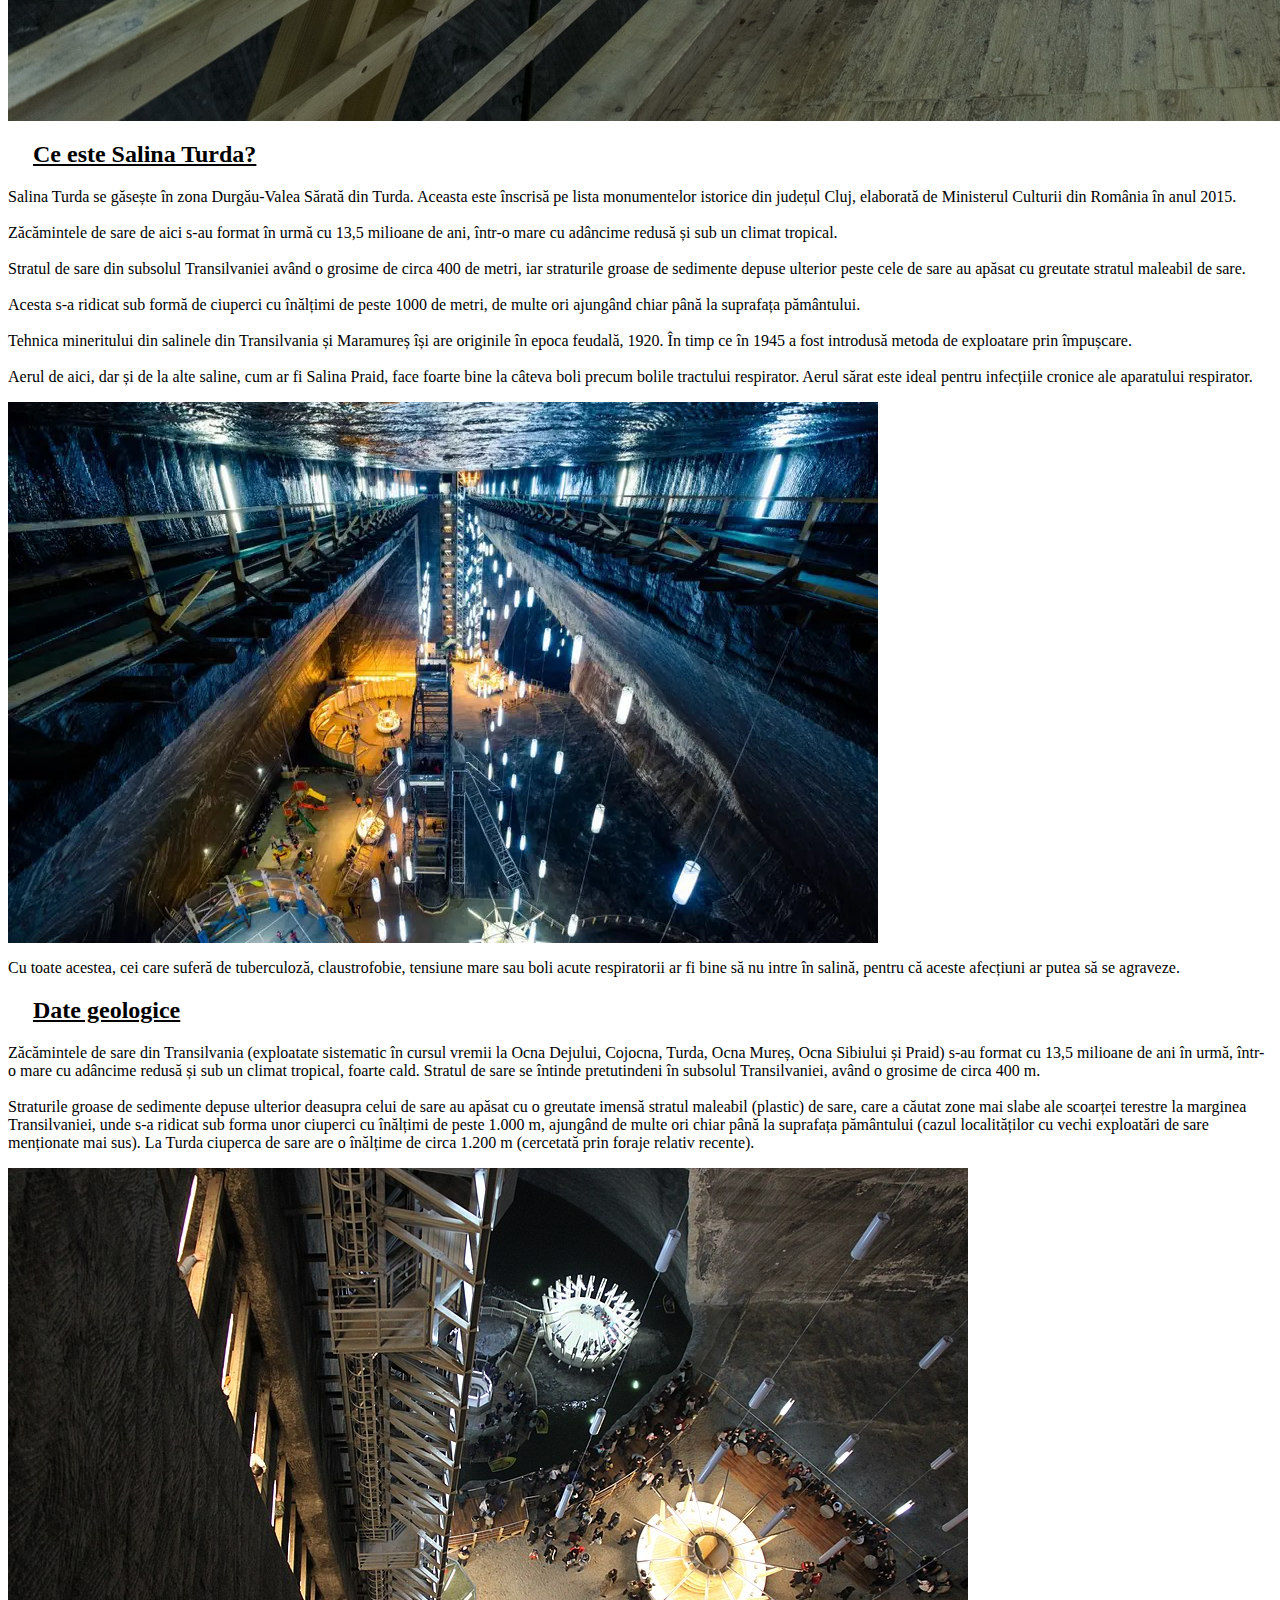
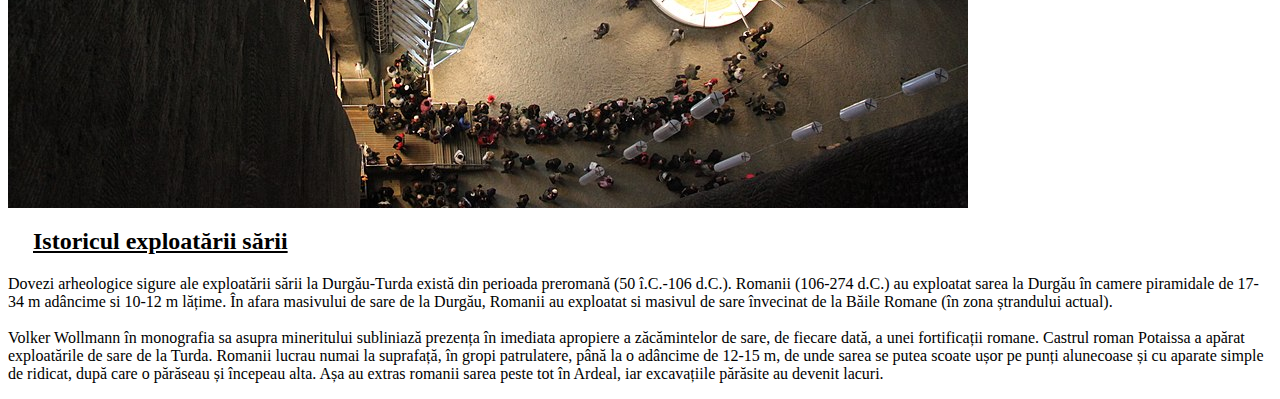
<file: files/htmls/destinatii/Salina Turda.html>
<html>
    <head>
        <title>Transalpina</title>
        <base href="../">
        <link rel="stylesheet" type="text/css" href="../csss/darkmode.css">
        <link rel="stylesheet" type="text/css" href="../csss/sidebar.css">
    </head>
<body>
    <div id="sidebar-container"></div>

        <div>
            <div id="main"></div>
            <button class="openbtn" onclick="openNav()">☰ Open Sidebar</button>
        </div>

        <script src="../javascript/everything.js"></script>

        <div id="content">
            <h1 style="text-align: center; font-size: 60;">
                <u>
                    Salina Turda
                </u>
            </h1>
            <a href="../Images/home/Cimitirul Vesel.jpg">
                <img class="image1" src="../Images/home/Salina Turda.jpg">
            </a>
            
            <h2>
                <u style="margin-left: 25px;">
                    Ce este Salina Turda?
                </u>
            </h2>

            <p class="justsometext">
                Salina Turda se găsește în zona Durgău-Valea Sărată din Turda. Aceasta este înscrisă pe lista monumentelor istorice din județul Cluj, elaborată de Ministerul Culturii din România în anul 2015.
                <br><br>
                Zăcămintele de sare de aici s-au format în urmă cu 13,5 milioane de ani, într-o mare cu adâncime redusă și sub un climat tropical. 
                <br><br>
                Stratul de sare din subsolul Transilvaniei având o grosime de circa 400 de metri, iar straturile groase de sedimente depuse ulterior peste cele de sare au apăsat cu greutate stratul maleabil de sare. 
                <br><br>
                Acesta s-a ridicat sub formă de ciuperci cu înălțimi de peste 1000 de metri, de multe ori ajungând chiar până la suprafața pământului. 
                <br><br>
                Tehnica mineritului din salinele din Transilvania și Maramureș își are originile în epoca feudală, 1920. În timp ce în 1945 a fost introdusă metoda de exploatare prin împușcare. 
                <br><br>
                Aerul de aici, dar și de la alte saline, cum ar fi Salina Praid, face foarte bine la câteva boli precum bolile tractului respirator. Aerul sărat este ideal pentru infecțiile cronice ale aparatului respirator.
            </p>

            <a href="../Images/Salina Turda/Interior.png">
                <img class="image2" src="../Images/Salina Turda/Interior.png">
            </a>
            
            <p class="justsometext">
                Cu toate acestea, cei care suferă de tuberculoză, claustrofobie, tensiune mare sau boli acute respiratorii ar fi bine să nu intre în salină, pentru că aceste afecțiuni ar putea să se agraveze.
            </p>

            <h2>
                <u style="margin-left: 25px;">
                    Date geologice
                </u>
            </h2>

            <p class="justsometext">
                Zăcămintele de sare din Transilvania (exploatate sistematic în cursul vremii la Ocna Dejului, Cojocna, Turda, Ocna Mureș, Ocna Sibiului și Praid) s-au format cu 13,5 milioane de ani în urmă, într-o mare cu adâncime redusă și sub un climat tropical, foarte cald. Stratul de sare se întinde pretutindeni în subsolul Transilvaniei, având o grosime de circa 400 m. 
                <br><br>
                Straturile groase de sedimente depuse ulterior deasupra celui de sare au apăsat cu o greutate imensă stratul maleabil (plastic) de sare, care a căutat zone mai slabe ale scoarței terestre la marginea Transilvaniei, unde s-a ridicat sub forma unor ciuperci cu înălțimi de peste 1.000 m, ajungând de multe ori chiar până la suprafața pământului (cazul localităților cu vechi exploatări de sare menționate mai sus). La Turda ciuperca de sare are o înălțime de circa 1.200 m (cercetată prin foraje relativ recente). 
            </p>

            <a href="../Images/Salina Turda/Lift.jpg">
                <img class="image3" src="../Images/Salina Turda/Lift.jpg">
            </a>

            <h2>
                <u style="margin-left: 25px;">
                    Istoricul exploatării sării
                </u>
            </h2>

            <p class="justsometext">
            Dovezi arheologice sigure ale exploatării sării la Durgău-Turda există din perioada preromană (50 î.C.-106 d.C.). Romanii (106-274 d.C.) au exploatat sarea la Durgău în camere piramidale de 17-34 m adâncime si 10-12 m lățime. În afara masivului de sare de la Durgău, Romanii au exploatat si masivul de sare învecinat de la Băile Romane (în zona ștrandului actual). 
            <br><br>
            Volker Wollmann în monografia sa asupra mineritului subliniază prezența în imediata apropiere a zăcămintelor de sare, de fiecare dată, a unei fortificații romane. Castrul roman Potaissa a apărat exploatările de sare de la Turda. Romanii lucrau numai la suprafață, în gropi patrulatere, până la o adâncime de 12-15 m, de unde sarea se putea scoate ușor pe punți alunecoase și cu aparate simple de ridicat, după care o părăseau și începeau alta. Așa au extras romanii sarea peste tot în Ardeal, iar excavațiile părăsite au devenit lacuri.
            </p>
        </div>
    </body>
</html>
</file>
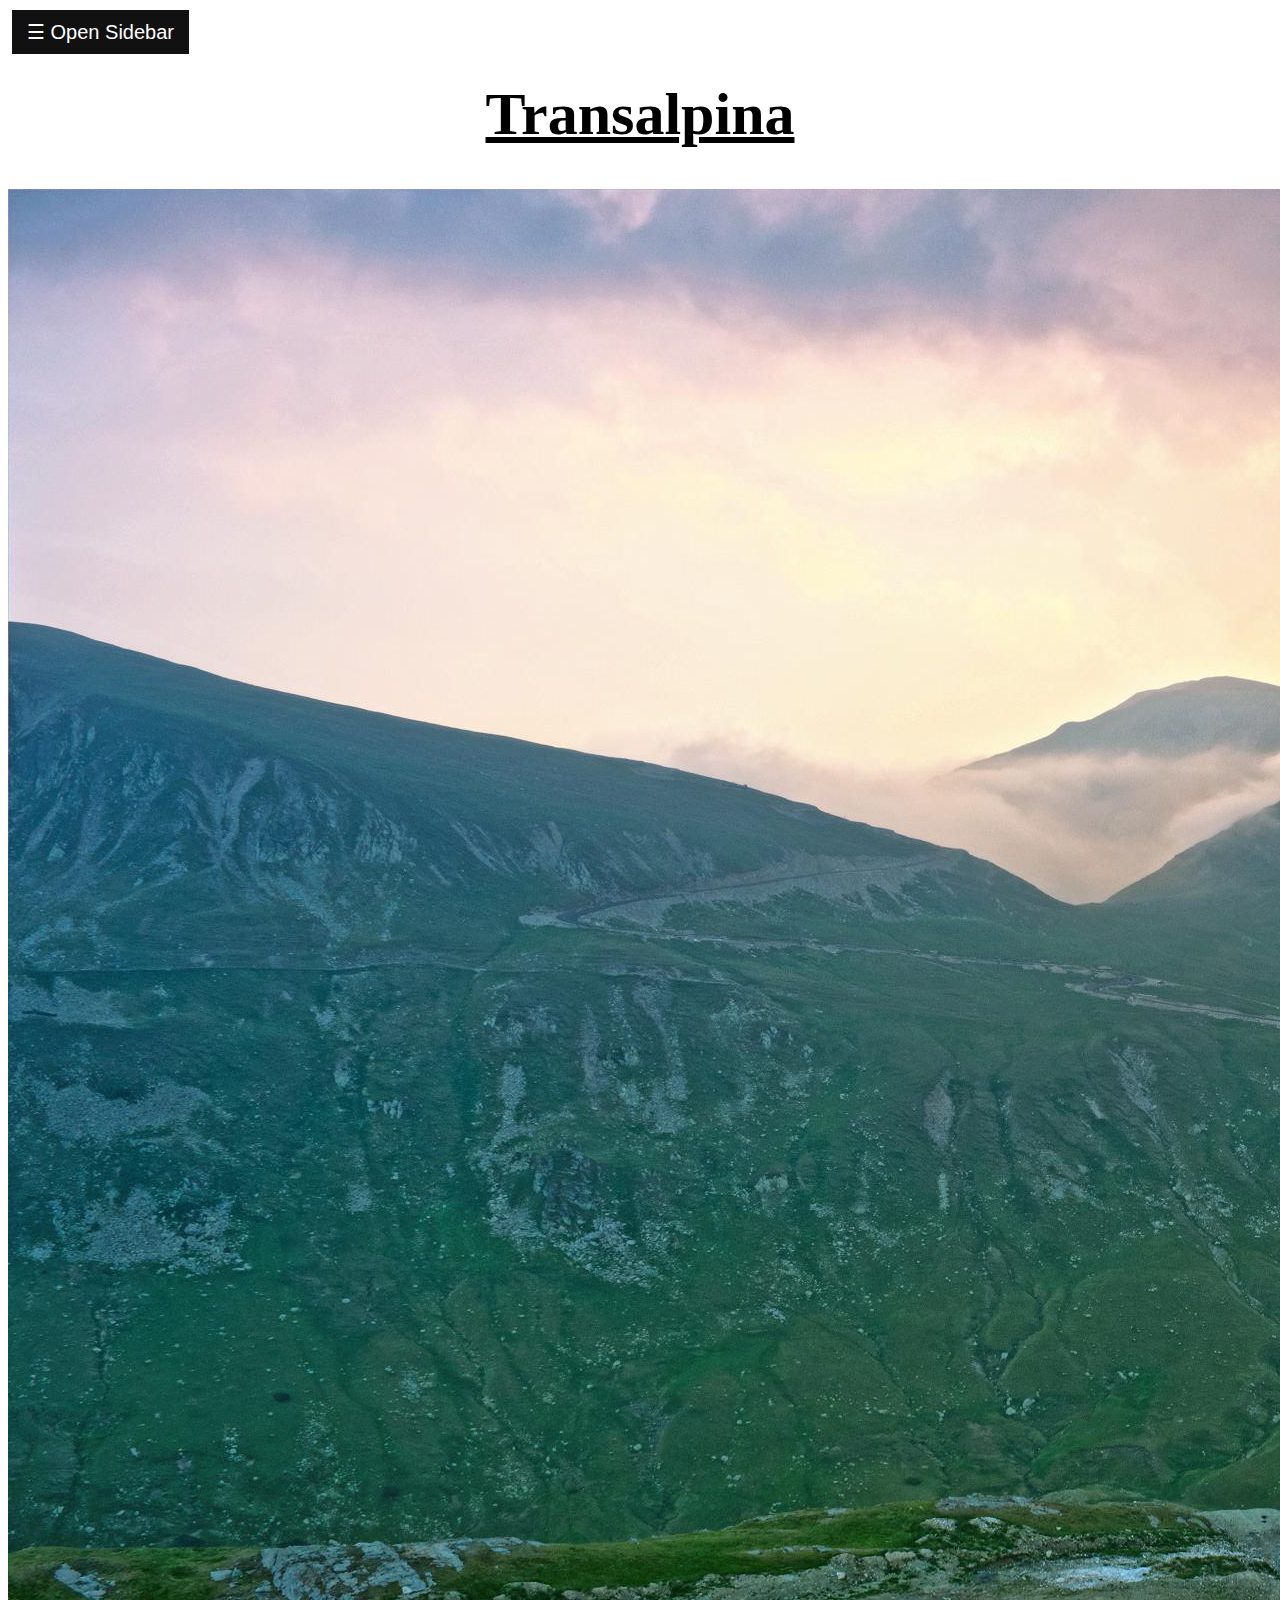
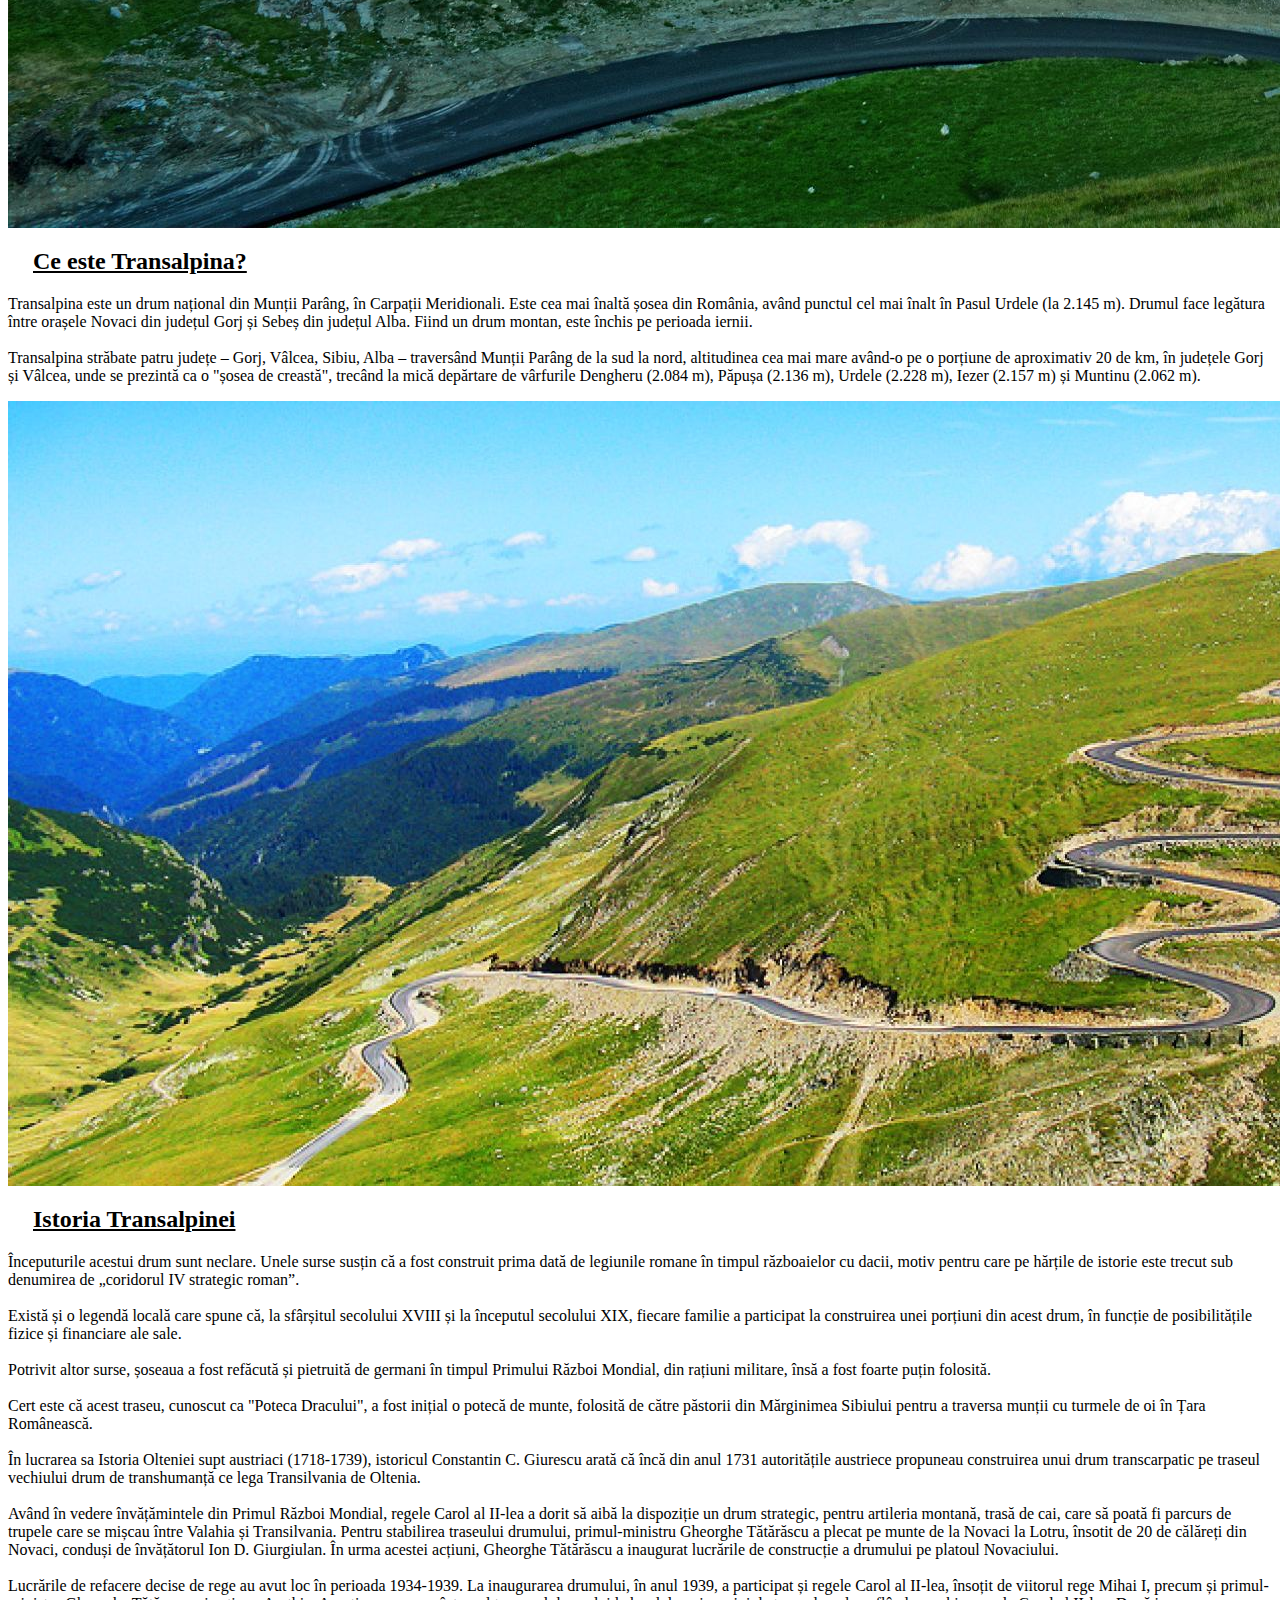
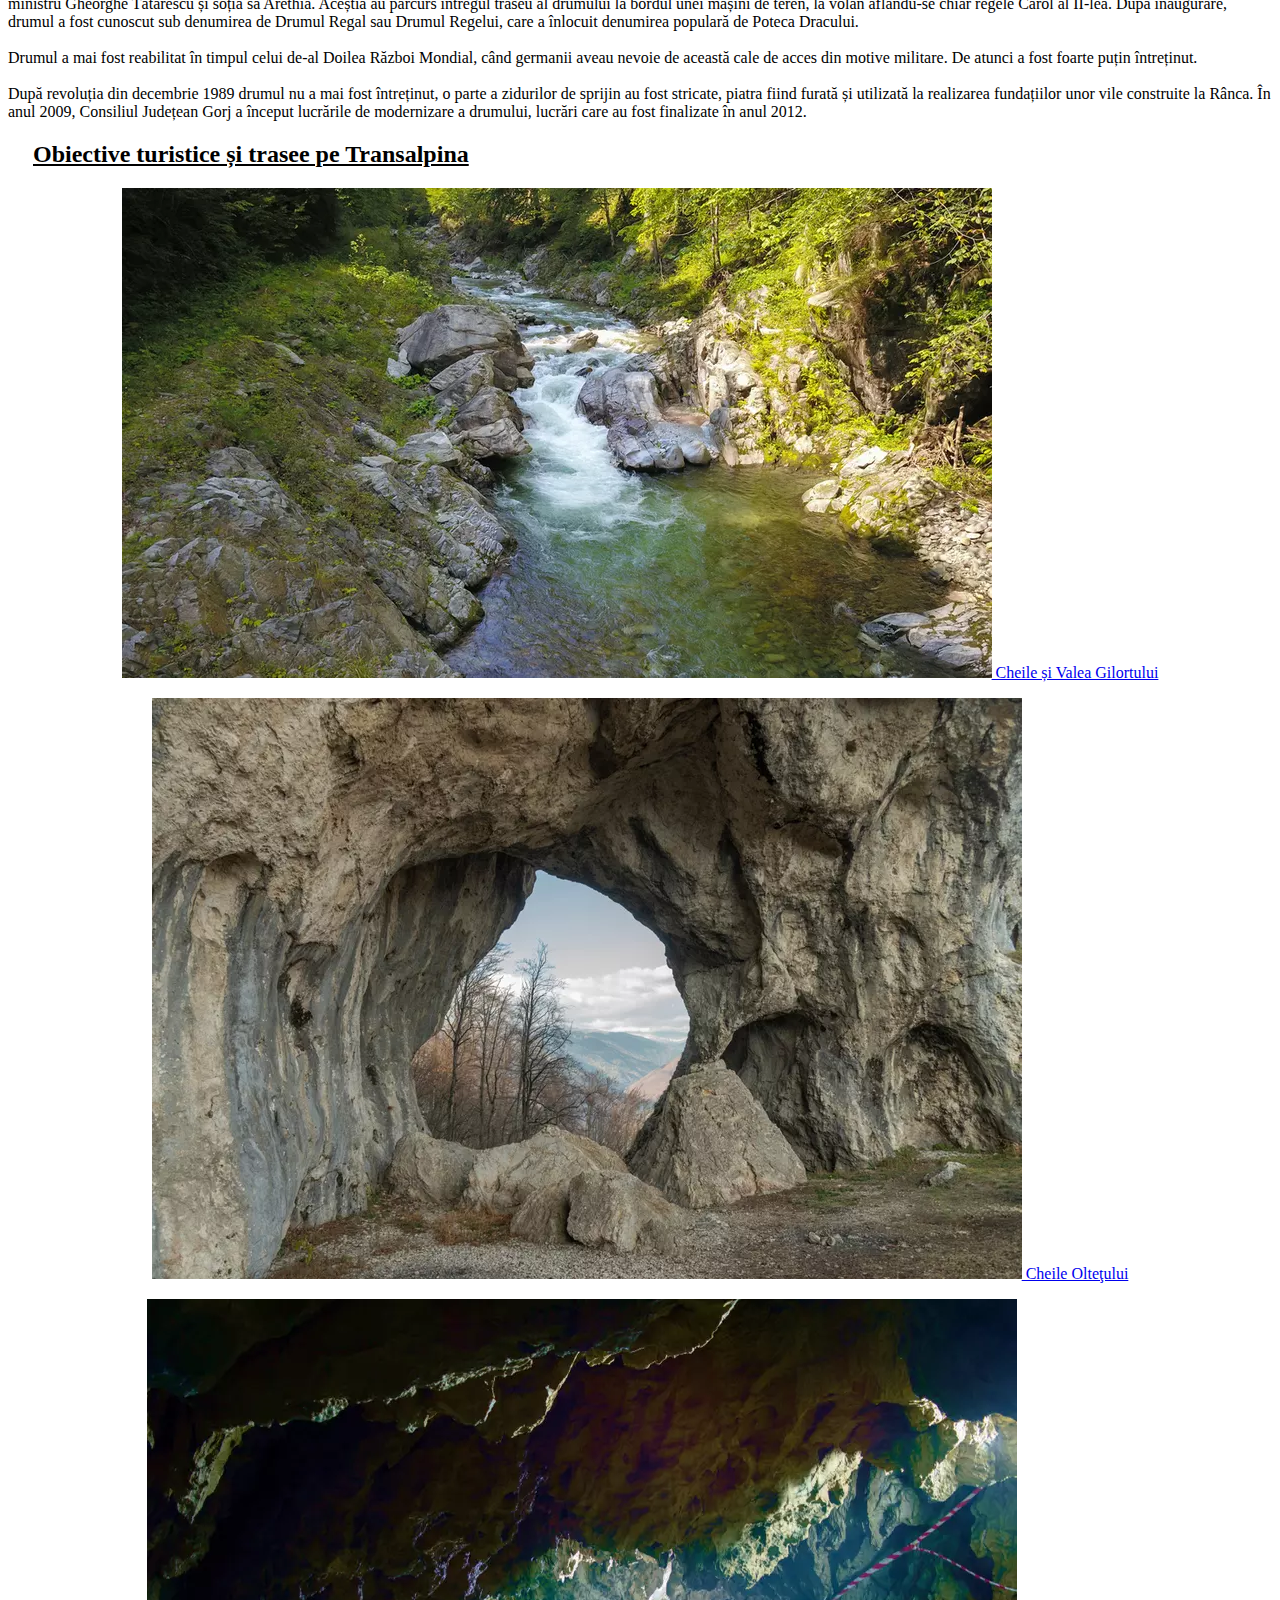
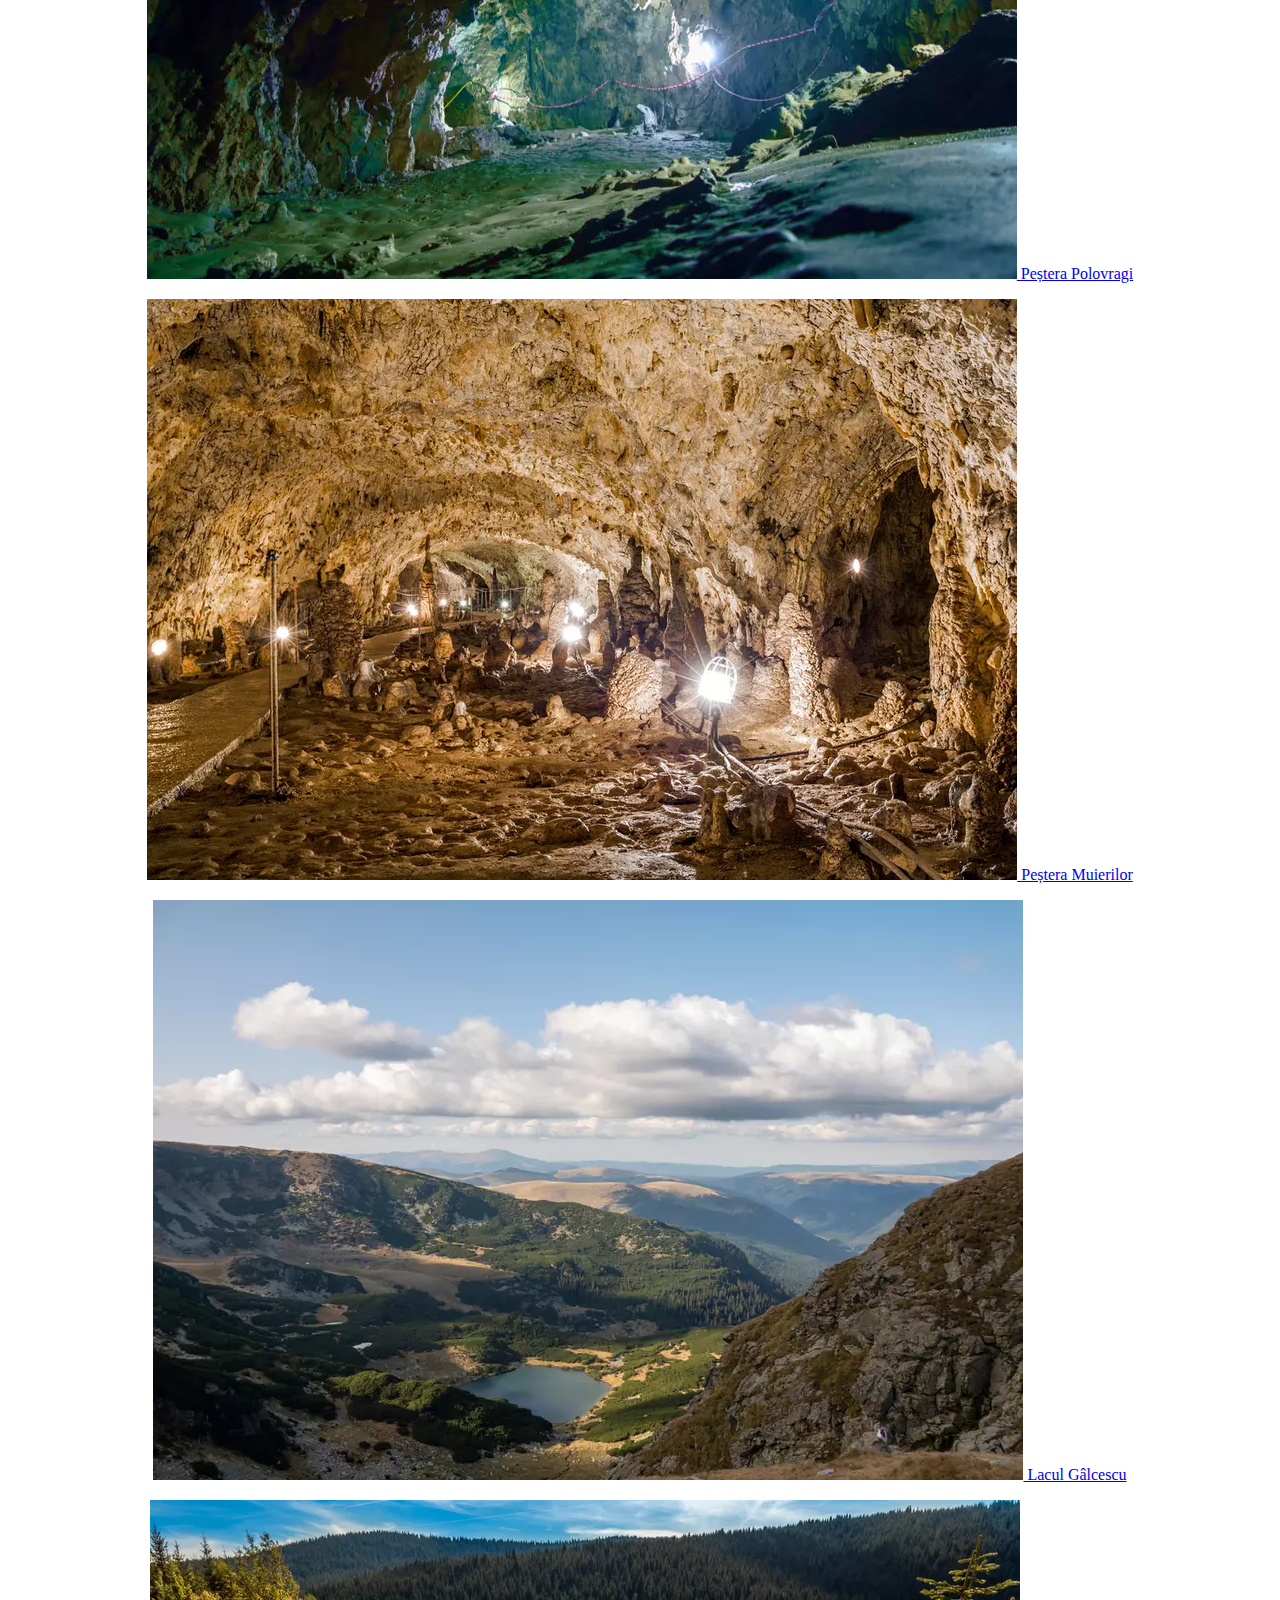
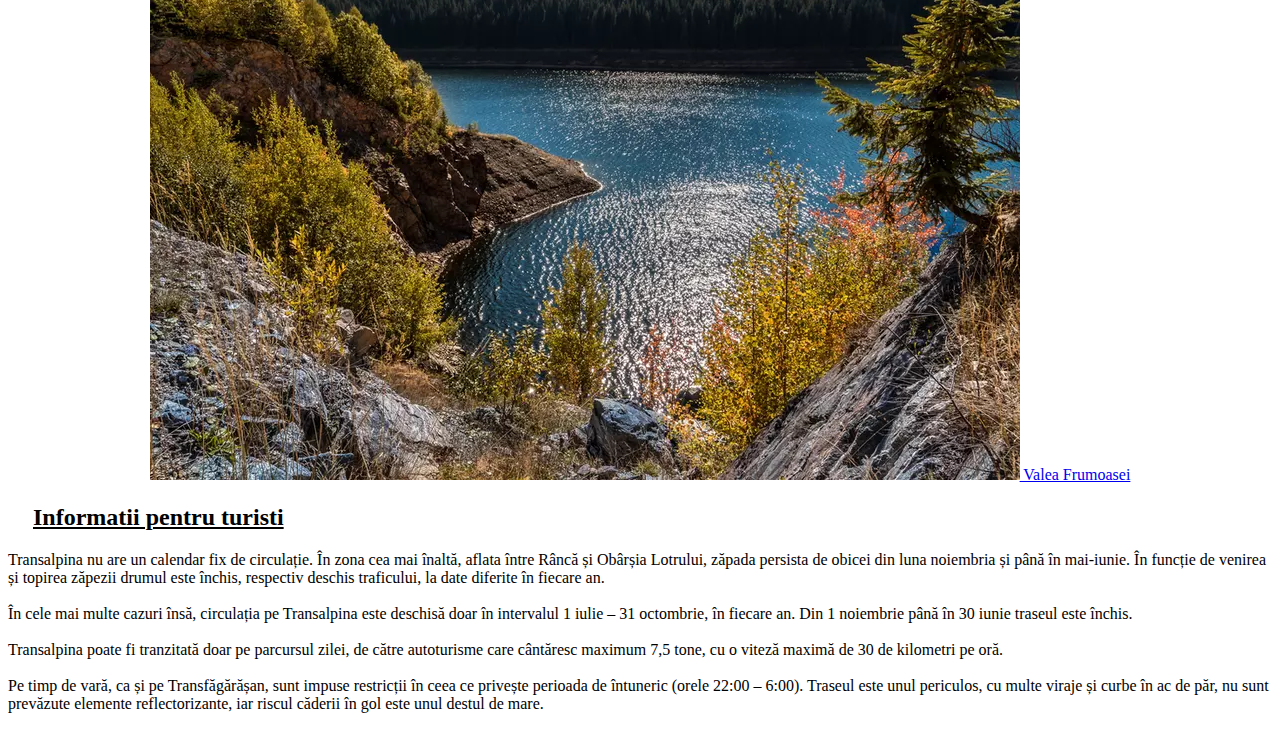
<file: files/htmls/destinatii/Transalpina.html>
<html>
    <head>
        <title>Transalpina</title>
        <base href="../">
        <link rel="stylesheet" type="text/css" href="../csss/darkmode.css">
        <link rel="stylesheet" type="text/css" href="../csss/sidebar.css">
    </head>
<body>
    <div id="sidebar-container"></div>

        <div>
            <div id="main"></div>
            <button class="openbtn" onclick="openNav()">☰ Open Sidebar</button>
        </div>

        <script src="../javascript/everything.js"></script>

        <div id="content">
            <h1 style="text-align: center; font-size: 60;">
                <u>
                    Transalpina
                </u>
            </h1>
            <a href="../Images/home/Transalpina.jpg">
                <img class="image1" src="../Images/home/Transalpina.jpg">
            </a>
            
            <h2>
                <u style="margin-left: 25px;">
                    Ce este Transalpina?
                </u>
            </h2>

            <p class="justsometext">
                Transalpina este un drum național din Munții Parâng, în Carpații Meridionali. Este cea mai înaltă șosea din România, având punctul cel mai înalt în Pasul Urdele (la 2.145 m). Drumul face legătura între orașele Novaci din județul Gorj și Sebeș din județul Alba. Fiind un drum montan, este închis pe perioada iernii.
            <br><br>
                Transalpina străbate patru județe – Gorj, Vâlcea, Sibiu, Alba – traversând Munții Parâng de la sud la nord, altitudinea cea mai mare având-o pe o porțiune de aproximativ 20 de km, în județele Gorj și Vâlcea, unde se prezintă ca o "șosea de creastă", trecând la mică depărtare de vârfurile Dengheru (2.084 m), Păpușa (2.136 m), Urdele (2.228 m), Iezer (2.157 m) și Muntinu (2.062 m). 
            </p>

            <a href="../Images/Transalpina/Transalpina.jpg">
                <img class="image2" src="../Images/Transalpina/Transalpina.jpg">
            </a>

            <h2>
                <u style="margin-left: 25px;">
                    Istoria Transalpinei
                </u>
            </h2>

            <p class="justsometext">
                Începuturile acestui drum sunt neclare. Unele surse susțin că a fost construit prima dată de legiunile romane în timpul războaielor cu dacii, motiv pentru care pe hărțile de istorie este trecut sub denumirea de „coridorul IV strategic roman”.
                <br><br>
                Există și o legendă locală care spune că, la sfârșitul secolului XVIII și la începutul secolului XIX, fiecare familie a participat la construirea unei porțiuni din acest drum, în funcție de posibilitățile fizice și financiare ale sale.
                <br><br>
                Potrivit altor surse, șoseaua a fost refăcută și pietruită de germani în timpul Primului Război Mondial, din rațiuni militare, însă a fost foarte puțin folosită.
                <br><br>
                Cert este că acest traseu, cunoscut ca "Poteca Dracului", a fost inițial o potecă de munte, folosită de către păstorii din Mărginimea Sibiului pentru a traversa munții cu turmele de oi în Țara Românească.
                <br><br>
                În lucrarea sa Istoria Olteniei supt austriaci (1718-1739), istoricul Constantin C. Giurescu arată că încă din anul 1731 autoritățile austriece propuneau construirea unui drum transcarpatic pe traseul vechiului drum de transhumanță ce lega Transilvania de Oltenia.
                <br><br>
                Având în vedere învățămintele din Primul Război Mondial, regele Carol al II-lea a dorit să aibă la dispoziție un drum strategic, pentru artileria montană, trasă de cai, care să poată fi parcurs de trupele care se mișcau între Valahia și Transilvania. Pentru stabilirea traseului drumului, primul-ministru Gheorghe Tătărăscu a plecat pe munte de la Novaci la Lotru, însotit de 20 de călăreți din Novaci, conduși de învățătorul Ion D. Giurgiulan. În urma acestei acțiuni, Gheorghe Tătărăscu a inaugurat lucrările de construcție a drumului pe platoul Novaciului.
                <br><br>
                Lucrările de refacere decise de rege au avut loc în perioada 1934-1939. La inaugurarea drumului, în anul 1939, a participat și regele Carol al II-lea, însoțit de viitorul rege Mihai I, precum și primul-ministru Gheorghe Tătărescu și soția sa Arethia. Aceștia au parcurs întregul traseu al drumului la bordul unei mașini de teren, la volan aflându-se chiar regele Carol al II-lea. După inaugurare, drumul a fost cunoscut sub denumirea de Drumul Regal sau Drumul Regelui, care a înlocuit denumirea populară de Poteca Dracului.
                <br><br>
                Drumul a mai fost reabilitat în timpul celui de-al Doilea Război Mondial, când germanii aveau nevoie de această cale de acces din motive militare. De atunci a fost foarte puțin întreținut.
                <br><br>
                După revoluția din decembrie 1989 drumul nu a mai fost întreținut, o parte a zidurilor de sprijin au fost stricate, piatra fiind furată și utilizată la realizarea fundațiilor unor vile construite la Rânca. În anul 2009, Consiliul Județean Gorj a început lucrările de modernizare a drumului, lucrări care au fost finalizate în anul 2012.
            </p>

            <h2>
                <u style="margin-left: 25px;">
                    Obiective turistice și trasee pe Transalpina
                </u>
            </h2>

            <p class="hreftext" style="text-align: center;">
            <a href="../Images/Transalpina/Cheile și Valea Gilortului.jpg">
                <img class="image2 "src="../Images/Transalpina/Cheile și Valea Gilortului.jpg">
                    Cheile și Valea Gilortului
                </a>
            </p>

            <p class="hreftext" style="text-align: center;">
            <a href="../Images/Transalpina/Cheile Olteţului.jpg">
                    <img class="image2" src="../Images/Transalpina/Cheile Olteţului.jpg">
                    Cheile Olteţului
                </a>
            </p>

            <p class="hreftext"  style="text-align: center;">
                <a href="../Images/Transalpina/Peștera Polovragi.jpg">
                    <img class="image2" src="../Images/Transalpina/Peștera Polovragi.jpg">
                    Peștera Polovragi
                </a>
            </p>

            <p class="hreftext"  style="text-align: center;">
                <a href="../Images/Transalpina/Peștera Muierilor.jpg">
                    <img class="image2" src="../Images/Transalpina/Peștera Muierilor.jpg">
                    Peștera Muierilor
                </a>
            </p>

            <p class="hreftext"  style="text-align: center;">
                <a href="../Images/Transalpina/Lacul Gâlcescu.jpg">
                    <img class="image2" src="../Images/Transalpina/Lacul Gâlcescu.jpg">
                    Lacul Gâlcescu
                </a>
            </p>

            <p class="hreftext"  style="text-align: center;">
                <a href="../Images/Transalpina/Valea Frumoasei.jpg">
                    <img class="image2" src="../Images/Transalpina/Valea Frumoasei.jpg">
                    Valea Frumoasei
                </a>
            </p>

            <h2>
                <u style="margin-left: 25px;">
                    Informatii pentru turisti
                </u>
            </h2>

            <p class="justsometext">
                Transalpina nu are un calendar fix de circulație. În zona cea mai înaltă, aflata între Râncă și Obârșia Lotrului, zăpada persista de obicei din luna noiembria și până în mai-iunie. În funcție de venirea și topirea zăpezii drumul este închis, respectiv deschis traficului, la date diferite în fiecare an.
                <br><br>
                În cele mai multe cazuri însă, circulația pe Transalpina este deschisă doar în intervalul 1 iulie – 31 octombrie, în fiecare an. Din 1 noiembrie până în 30 iunie traseul este închis.
                <br><br>
                Transalpina poate fi tranzitată doar pe parcursul zilei, de către autoturisme care cântăresc maximum 7,5 tone, cu o viteză maximă de 30 de kilometri pe oră.
                <br><br>
                Pe timp de vară, ca și pe Transfăgărășan, sunt impuse restricții în ceea ce privește perioada de întuneric (orele 22:00 – 6:00). Traseul este unul periculos, cu multe viraje și curbe în ac de păr, nu sunt prevăzute elemente reflectorizante, iar riscul căderii în gol este unul destul de mare.
            </p>

        </div>
    </body>
</html>
</file>
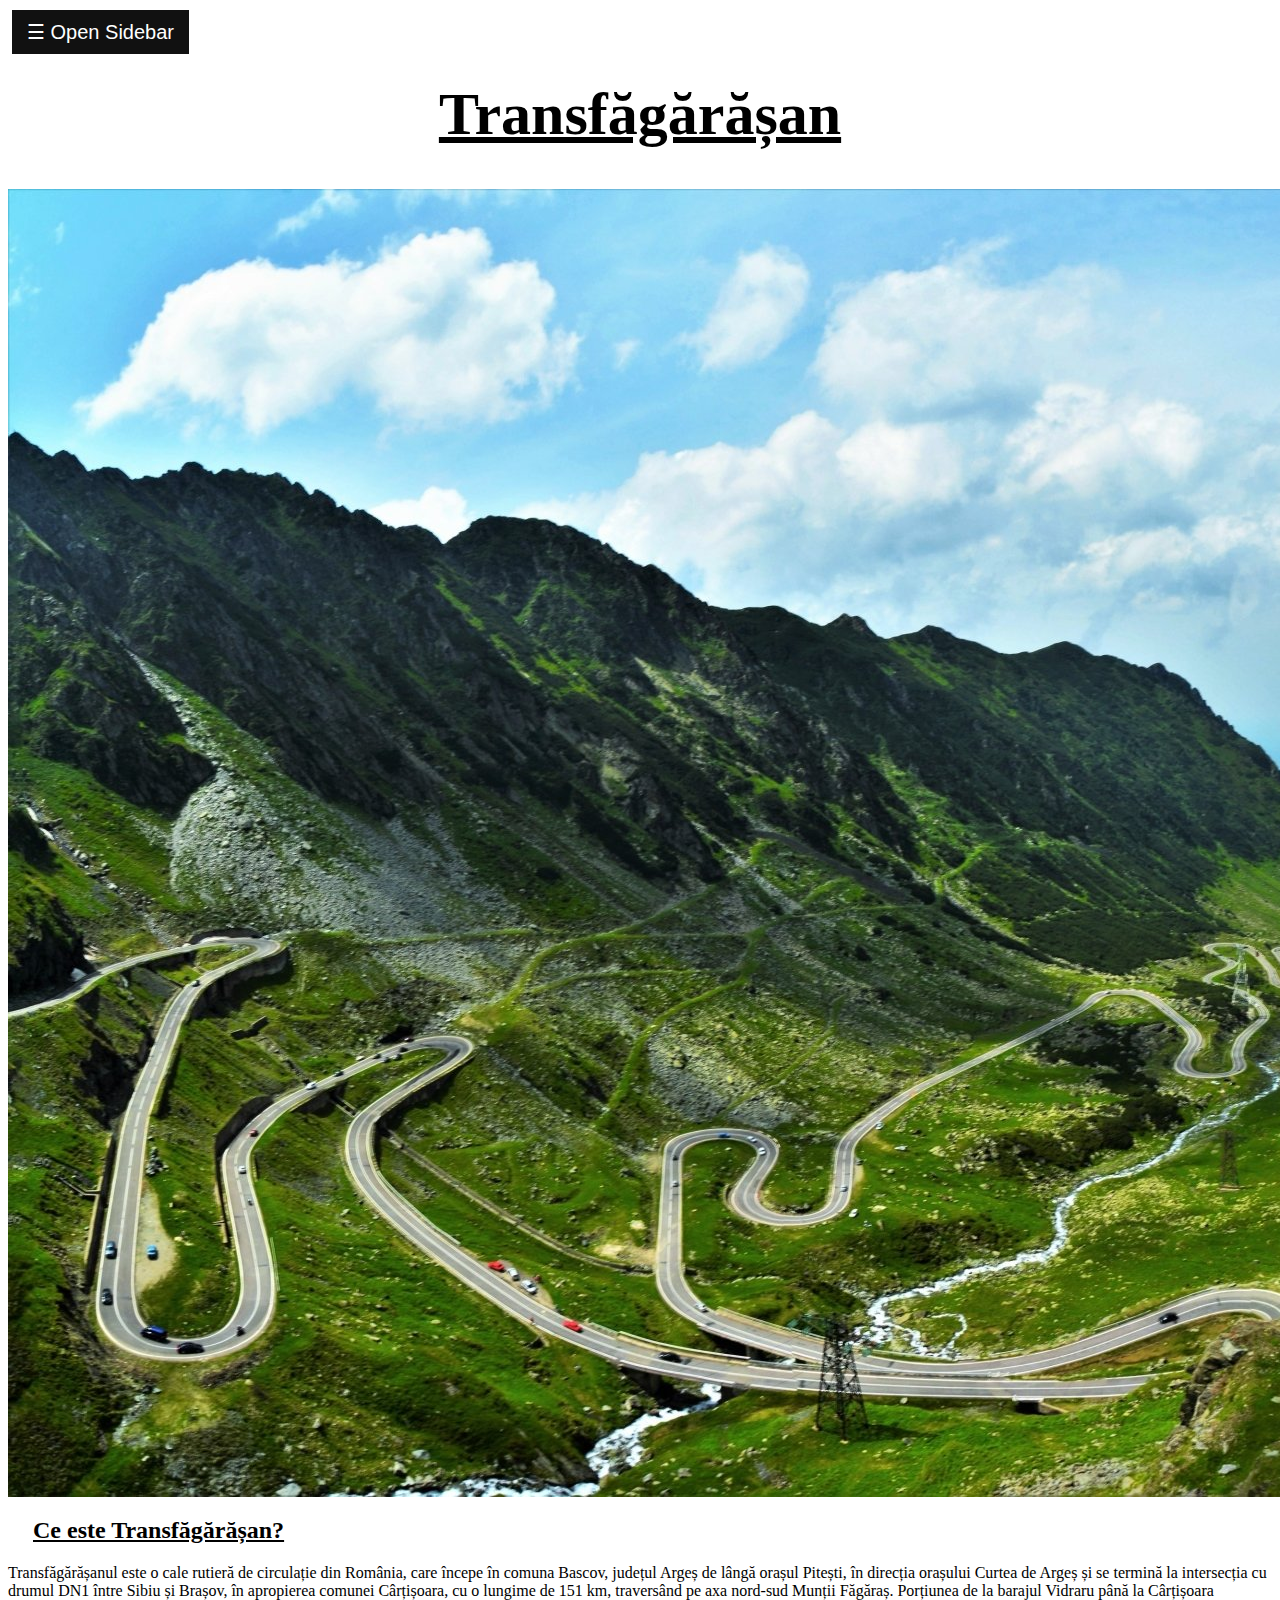
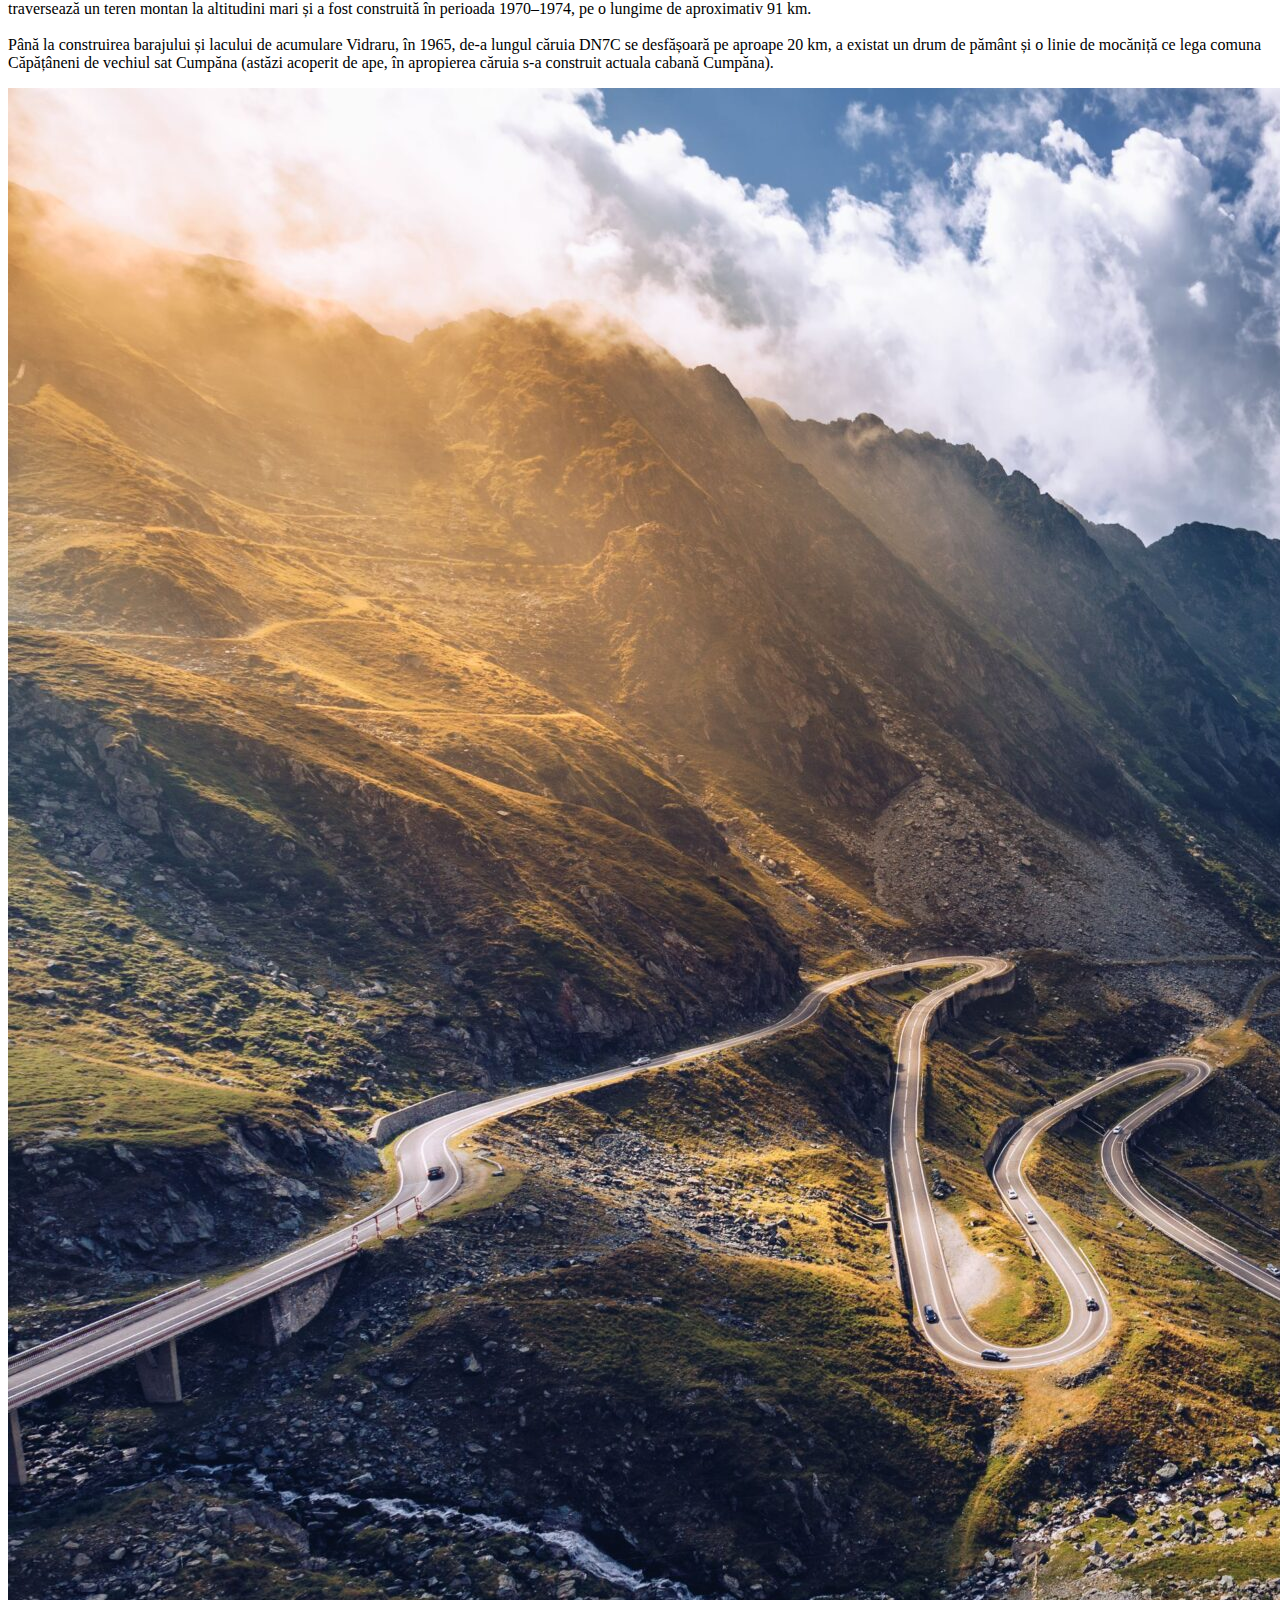
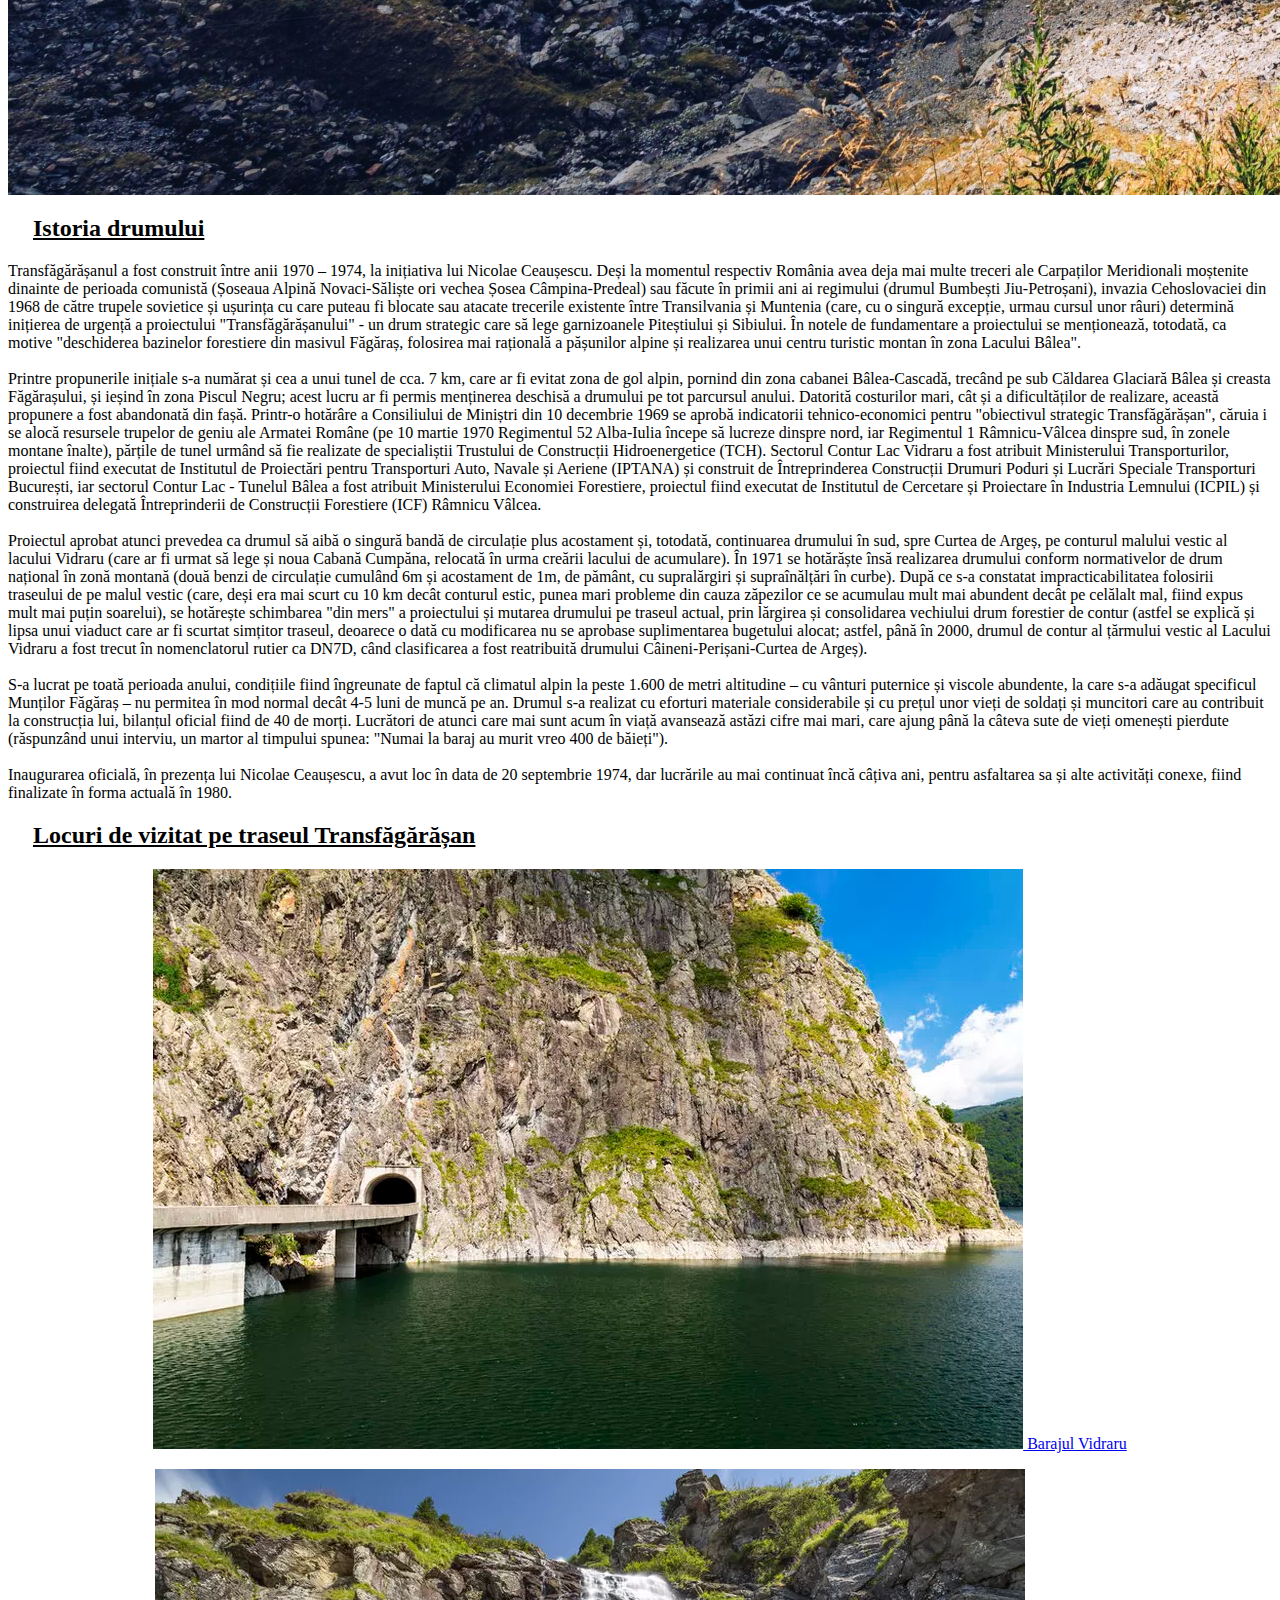
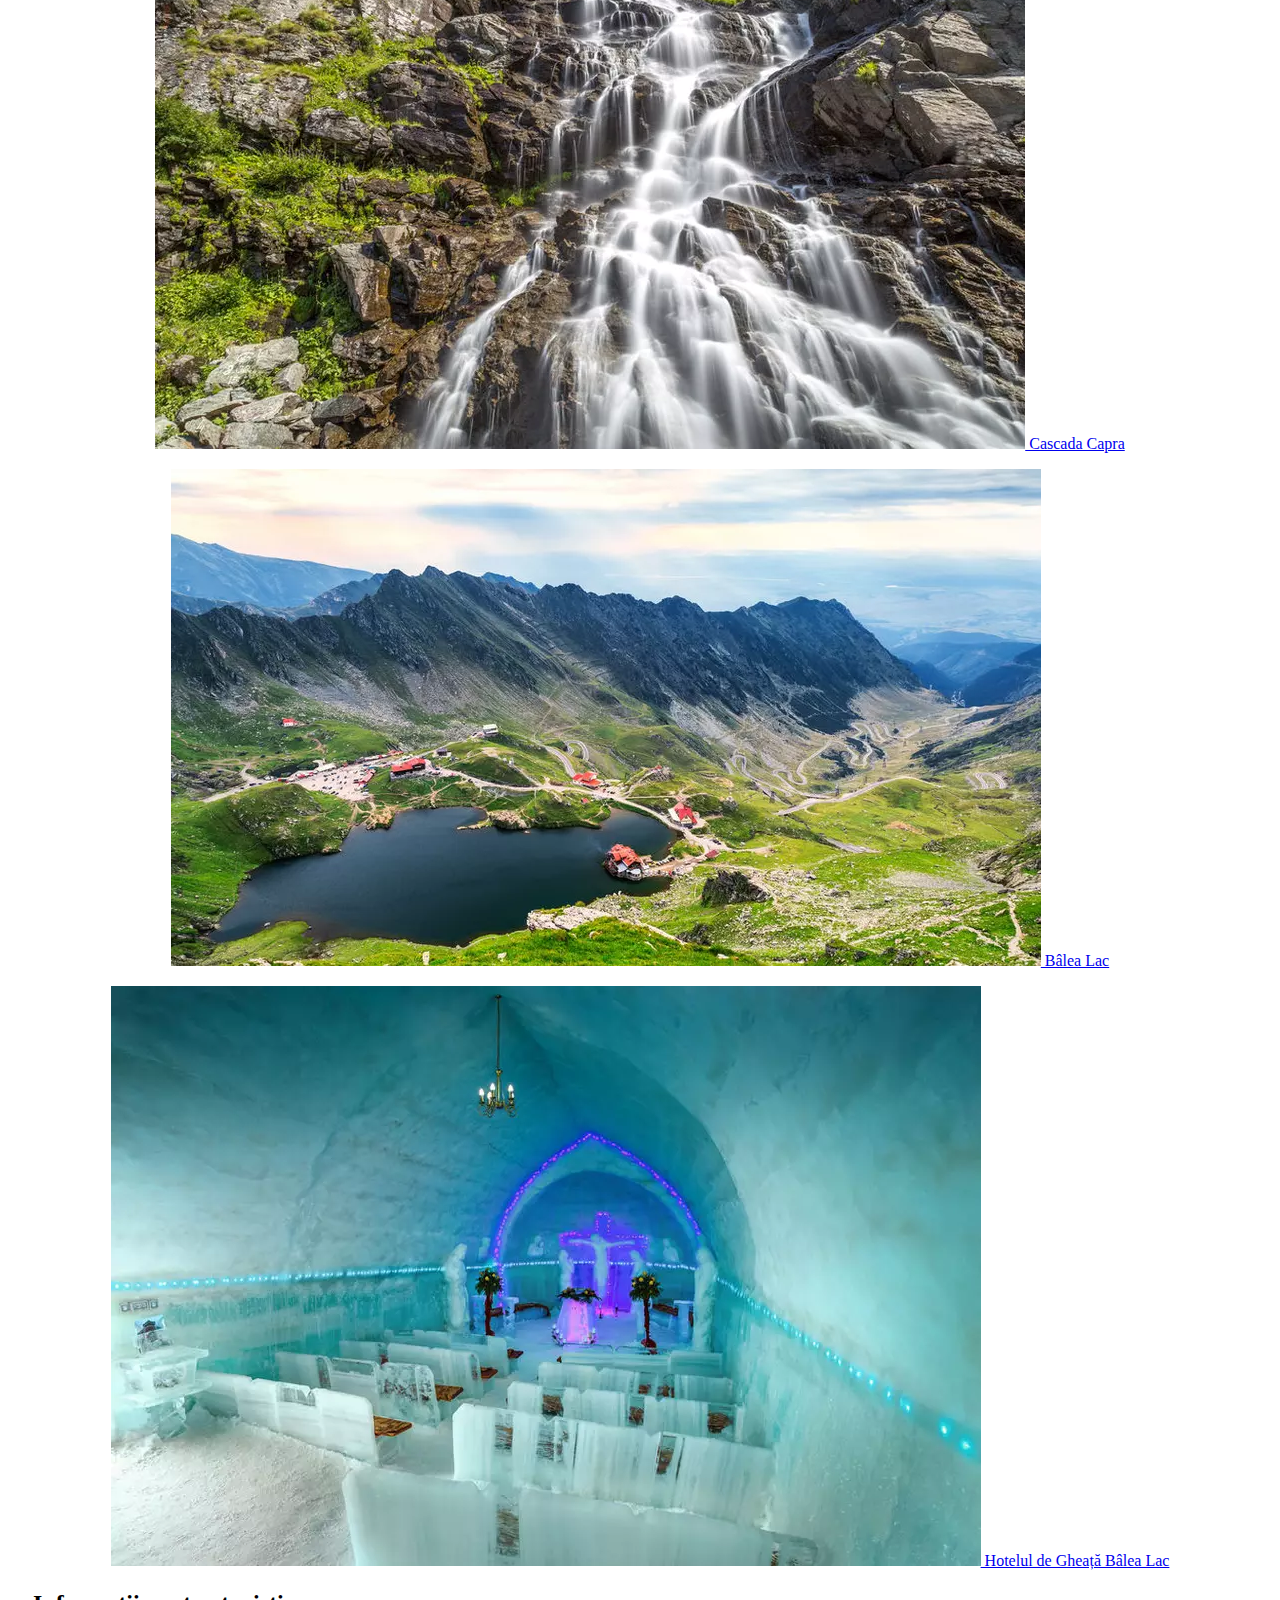
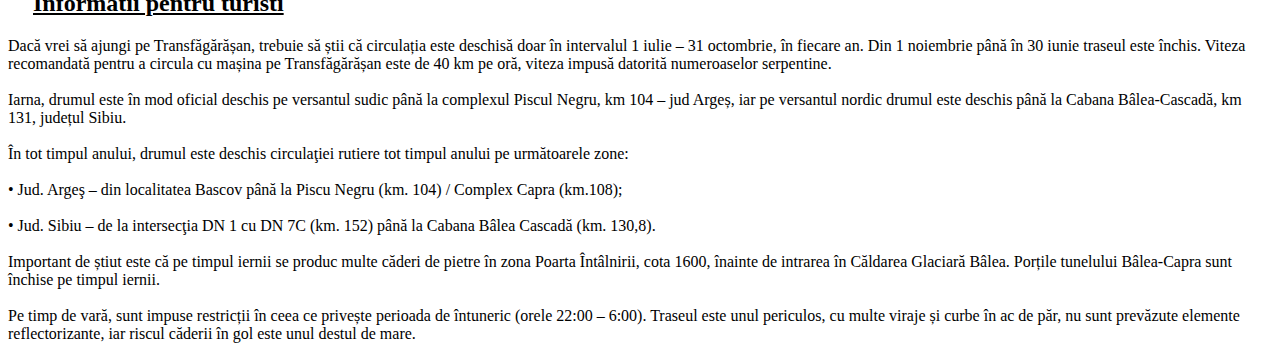
<file: files/htmls/destinatii/Transfagarasan.html>
<html>
<head>
    <title>Transfagarasan</title>
    <base href="../">
    <link rel="stylesheet" type="text/css" href="../csss/darkmode.css">
    <link rel="stylesheet" type="text/css" href="../csss/sidebar.css">
</head>
<body>
    <div id="sidebar-container"></div>

        <div>
            <div id="main"></div>
            <button class="openbtn" onclick="openNav()">☰ Open Sidebar</button>
        </div>

        <script src="../javascript/everything.js"></script>

        <div id="content">
            <h1 style="text-align: center; font-size: 60;">
                <u>
                    Transfăgărășan
                </u>
            </h1>
            <a href="../Images/home/Transfagarasan.jpg">
                <img class="image1" src="../Images/home/Transfagarasan.jpg">
            </a>
            
            <h2>
                <u style="margin-left: 25px;">
                    Ce este Transfăgărășan?
                </u>
            </h2>

            <p class="justsometext">
                Transfăgărășanul este o cale rutieră de circulație din România, care începe în comuna Bascov, județul Argeș de lângă orașul Pitești, în direcția orașului Curtea de Argeș și se termină la intersecția cu drumul DN1 între Sibiu și Brașov, în apropierea comunei Cârțișoara, cu o lungime de 151 km, traversând pe axa nord-sud Munții Făgăraș. Porțiunea de la barajul Vidraru până la Cârțișoara traversează un teren montan la altitudini mari și a fost construită în perioada 1970–1974, pe o lungime de aproximativ 91 km.
                <br><br>
                Până la construirea barajului și lacului de acumulare Vidraru, în 1965, de-a lungul căruia DN7C se desfășoară pe aproape 20 km, a existat un drum de pământ și o linie de mocăniță ce lega comuna Căpățâneni de vechiul sat Cumpăna (astăzi acoperit de ape, în apropierea căruia s-a construit actuala cabană Cumpăna).
            </p>

            <a href="../Images/Transalpina/Transalpina.jpg">
                <img class="image2" src="../Images/Transfagarasan/Transfagarasan.jpg">
            </a>

            <h2>
                <u style="margin-left: 25px;">
                    Istoria drumului
                </u>
            </h2>
            
            <p class="justsometext">
                Transfăgărășanul a fost construit între anii 1970 – 1974, la inițiativa lui Nicolae Ceaușescu. Deși la momentul respectiv România avea deja mai multe treceri ale Carpaților Meridionali moștenite dinainte de perioada comunistă (Șoseaua Alpină Novaci-Săliște ori vechea Șosea Câmpina-Predeal) sau făcute în primii ani ai regimului (drumul Bumbești Jiu-Petroșani), invazia Cehoslovaciei din 1968 de către trupele sovietice și ușurința cu care puteau fi blocate sau atacate trecerile existente între Transilvania și Muntenia (care, cu o singură excepție, urmau cursul unor râuri) determină inițierea de urgență a proiectului "Transfăgărășanului" - un drum strategic care să lege garnizoanele Piteștiului și Sibiului. În notele de fundamentare a proiectului se menționează, totodată, ca motive "deschiderea bazinelor forestiere din masivul Făgăraș, folosirea mai rațională a pășunilor alpine și realizarea unui centru turistic montan în zona Lacului Bâlea".
                <br><br>
                Printre propunerile inițiale s-a numărat și cea a unui tunel de cca. 7 km, care ar fi evitat zona de gol alpin, pornind din zona cabanei Bâlea-Cascadă, trecând pe sub Căldarea Glaciară Bâlea și creasta Făgărașului, și ieșind în zona Piscul Negru; acest lucru ar fi permis menținerea deschisă a drumului pe tot parcursul anului. Datorită costurilor mari, cât și a dificultăților de realizare, această propunere a fost abandonată din fașă. Printr-o hotărâre a Consiliului de Miniștri din 10 decembrie 1969 se aprobă indicatorii tehnico-economici pentru "obiectivul strategic Transfăgărășan", căruia i se alocă resursele trupelor de geniu ale Armatei Române (pe 10 martie 1970 Regimentul 52 Alba-Iulia începe să lucreze dinspre nord, iar Regimentul 1 Râmnicu-Vâlcea dinspre sud, în zonele montane înalte), părțile de tunel urmând să fie realizate de specialiștii Trustului de Construcții Hidroenergetice (TCH). Sectorul Contur Lac Vidraru a fost atribuit Ministerului Transporturilor, proiectul fiind executat de Institutul de Proiectări pentru Transporturi Auto, Navale și Aeriene (IPTANA) și construit de Întreprinderea Construcții Drumuri Poduri și Lucrări Speciale Transporturi București, iar sectorul Contur Lac - Tunelul Bâlea a fost atribuit Ministerului Economiei Forestiere, proiectul fiind executat de Institutul de Cercetare și Proiectare în Industria Lemnului (ICPIL) și construirea delegată Întreprinderii de Construcții Forestiere (ICF) Râmnicu Vâlcea.
                <br><br>
                Proiectul aprobat atunci prevedea ca drumul să aibă o singură bandă de circulație plus acostament și, totodată, continuarea drumului în sud, spre Curtea de Argeș, pe conturul malului vestic al lacului Vidraru (care ar fi urmat să lege și noua Cabană Cumpăna, relocată în urma creării lacului de acumulare). În 1971 se hotărăște însă realizarea drumului conform normativelor de drum național în zonă montană (două benzi de circulație cumulând 6m și acostament de 1m, de pământ, cu supralărgiri și supraînălțări în curbe). După ce s-a constatat impracticabilitatea folosirii traseului de pe malul vestic (care, deși era mai scurt cu 10 km decât conturul estic, punea mari probleme din cauza zăpezilor ce se acumulau mult mai abundent decât pe celălalt mal, fiind expus mult mai puțin soarelui), se hotărește schimbarea "din mers" a proiectului și mutarea drumului pe traseul actual, prin lărgirea și consolidarea vechiului drum forestier de contur (astfel se explică și lipsa unui viaduct care ar fi scurtat simțitor traseul, deoarece o dată cu modificarea nu se aprobase suplimentarea bugetului alocat; astfel, până în 2000, drumul de contur al țărmului vestic al Lacului Vidraru a fost trecut în nomenclatorul rutier ca DN7D, când clasificarea a fost reatribuită drumului Câineni-Perișani-Curtea de Argeș).
                <br><br>
                S-a lucrat pe toată perioada anului, condițiile fiind îngreunate de faptul că climatul alpin la peste 1.600 de metri altitudine – cu vânturi puternice și viscole abundente, la care s-a adăugat specificul Munților Făgăraș – nu permitea în mod normal decât 4-5 luni de muncă pe an. Drumul s-a realizat cu eforturi materiale considerabile și cu prețul unor vieți de soldați și muncitori care au contribuit la construcția lui, bilanțul oficial fiind de 40 de morți. Lucrători de atunci care mai sunt acum în viață avansează astăzi cifre mai mari, care ajung până la câteva sute de vieți omenești pierdute (răspunzând unui interviu, un martor al timpului spunea: "Numai la baraj au murit vreo 400 de băieți").
                <br><br>
                Inaugurarea oficială, în prezența lui Nicolae Ceaușescu, a avut loc în data de 20 septembrie 1974, dar lucrările au mai continuat încă câțiva ani, pentru asfaltarea sa și alte activități conexe, fiind finalizate în forma actuală în 1980.  
            </p>

            <h2>
                <u style="margin-left: 25px;">
                    Locuri de vizitat pe traseul Transfăgărășan
                </u>
            </h2>

            <p class="hreftext" style="text-align: center;">
                <a href="../Images/Transfagarasan/Barajul Vidraru.png">
                    <img class="image2 "src="../Images/Transfagarasan/Barajul Vidraru.png">
                    Barajul Vidraru
                </a>
            </p>

            <p class="hreftext" style="text-align: center;">
                <a href="../Images/Transfagarasan/Cascada Capra.png">
                    <img class="image2 "src="../Images/Transfagarasan/Cascada Capra.png">
                    Cascada Capra
                </a>
            </p>

            <p class="hreftext" style="text-align: center;">
                <a href="../Images/Transfagarasan/Balea Lac.png">
                    <img class="image2 "src="../Images/Transfagarasan/Balea Lac.png">
                    Bâlea Lac
                </a>
            </p>

            <p class="hreftext" style="text-align: center;">
                <a href="../Images/Transfagarasan/Hotelul de Gheata.png">
                    <img class="image2 "src="../Images/Transfagarasan/Hotelul de Gheata.png">
                    Hotelul de Gheață Bâlea Lac
                </a>
            </p>

            <h2>
                <u style="margin-left: 25px;">
                    Informatii pentru turisti
                </u>
            </h2>

            <p class="justsometext">
                Dacă vrei să ajungi pe Transfăgărășan, trebuie să știi că circulația este deschisă doar în intervalul 1 iulie – 31 octombrie, în fiecare an. Din 1 noiembrie până în 30 iunie traseul este închis. Viteza recomandată pentru a circula cu mașina pe Transfăgărășan este de 40 km pe oră, viteza impusă datorită numeroaselor serpentine.
                <br><br>
                Iarna, drumul este în mod oficial deschis pe versantul sudic până la complexul Piscul Negru, km 104 – jud Argeș, iar pe versantul nordic drumul este deschis până la Cabana Bâlea-Cascadă, km 131, județul Sibiu.
                <br><br>
                În tot timpul anului, drumul este deschis circulaţiei rutiere tot timpul anului pe următoarele zone: 
                <br><br>
                • Jud. Argeş – din localitatea Bascov până la Piscu Negru (km. 104) / Complex Capra (km.108); 
                <br><br>
                • Jud. Sibiu – de la intersecţia DN 1 cu DN 7C (km. 152) până la Cabana Bâlea Cascadă (km. 130,8).
                <br><br>
                Important de știut este că pe timpul iernii se produc multe căderi de pietre în zona Poarta Întâlnirii, cota 1600, înainte de intrarea în Căldarea Glaciară Bâlea. Porțile tunelului Bâlea-Capra sunt închise pe timpul iernii.
                <br><br>
                Pe timp de vară, sunt impuse restricții în ceea ce privește perioada de întuneric (orele 22:00 – 6:00). Traseul este unul periculos, cu multe viraje și curbe în ac de păr, nu sunt prevăzute elemente reflectorizante, iar riscul căderii în gol este unul destul de mare.
            </p>

        </div>
    </body>
</html>
</file>
<file: files/csss/darkmode.css>
body.dark-mode {
    background-color: #121212;
    color: #ffffff;
    transition: 1s;
}

body.dark-mode .sidebar {
    background-color: #333333;
    transition: 1s;
}

body.dark-mode .sidebar a {
    color: #ffffff;
    transition: 1s;
}

body.dark-mode .sidebar a:hover {
    color: #f1f1f1;
    transition: 1s;
}

body.dark-mode .openbtn {
    background-color: #333;
    color: #ffffff;
    transition: 1s;
}

body.dark-mode .openbtn:hover {
    background-color: #444;
    transition: 1s;
}

body.dark-mode #content {
    background-color: #121212;
    color: #ffffff;
    transition: 1s;
}

body.dark-mode .hreftext a {
    color: #ffffff;
    transition: 1s;
}
</file>
<file: files/csss/sidebar.css>
.sidebar {
    height: 100%;
    width: 0;
    position: fixed;
    z-index: 1;
    top: 0;
    left: 0;
    background-color: #111;
    overflow-x: hidden;
    transition: 0.5s;
    padding-top: 60px;
}

.sidebar a {
    padding: 8px 8px 8px 32px;
    text-decoration: none;
    font-size: 25px;
    color: #818181;
    display: block;
    transition: 0.3s, padding-left 0.5s;
    position: relative;
    left: -250px;
}

.sidebar a:hover {
    color: #f1f1f1;
}

.sidebar.open a {
    left: 0;
}

.sidebar .closebtn {
    position: absolute;
    top: 0;
    text-align: right;
    margin-left: 200px;
    font-size: 36px;
    color: white;
    border: none;
    padding: 10px 15px;
    cursor: pointer;
}

#main {
    transition: margin-left .5s;
    padding: 16px;
}

#content {
    transition: margin-left .5s;
    margin-left: 50px;
    max-width: 1280px;
    text-align: left;
    display: block;
    margin: 0 auto;
}

.openbtn {
    position: fixed;
    top: 10px;
    left: 10px;
    font-size: 20px;
    cursor: pointer;
    background-color: #111;
    color: white;
    border: none;
    padding: 10px 15px;
    text-align: center;
    text-decoration: none;
    display: inline-block;
    margin: 0px 2px;
    transition: background-color 0.3s;
}

.openbtn:hover {
    background-color: #444;
}

.sidebar a:hover {
    background-color: #575757;
}

.switch {
    position: absolute;
    top: 20px;
    left: -218px;
    display: inline-block;
    width: 100px;
    height: 34px;
    transition: left 1s;
}

.sidebar.open .switch {
    left: 32px;
    transition: left 1s;
}

.slider {
    position: absolute;
    cursor: pointer;
    top: 0;
    left: 0;
    right: 0;
    bottom: 0;
    background-image: url(../Images/Sky.png);
    background-size: cover;
    border-radius: 34px;
    transition: background-image 1s;
}

.slider span {
    position: absolute;
    content: "";
    font-size: 65px;
    height: 30px;
    width: 30px;
    left: -15px;
    bottom: 20px;
    transition: transform 1s, opacity 1s;
    border-radius: 50%;
}

.slider span.moon {
    opacity: 0;
    transform: translateX(70px);
    bottom: 3;
    left: 0;
}

input:checked + .slider span.sun {
    transform: translateX(-55px);
    opacity: 0;
}

input:checked + .slider span.moon {
    transform: translateX(100);
    opacity: 1;
}

input:not(:checked) + .slider span.sun {
    transform: translateX(0);
    opacity: 1;
}

input:not(:checked) + .slider span.moon {
    transform: translateX(125px);
    opacity: 0;
}


input:checked + .slider {
    transition: 1s;
    background-position: -500px;
    background-size: cover;
}

input:not(:checked) + .slider {
    transition: 1s;
    background-position: 0px;
    background-size: cover;
}
</file>
<file: darkmode.css>
body.dark-mode {
    background-color: #121212;
    color: #ffffff;
}

body.dark-mode .sidebar {
    background-color: #333;
}

body.dark-mode .sidebar a {
    color: #ffffff;
}

body.dark-mode .sidebar a:hover {
    color: #f1f1f1;
}

body.dark-mode .openbtn {
    background-color: #333;
    color: #ffffff;
}

body.dark-mode .openbtn:hover {
    background-color: #444;
}

body.dark-mode #content {
    background-color: #121212;
    color: #ffffff;
}

body.dark-mode .list-item a {
    color: #ffffff;
}
</file>
